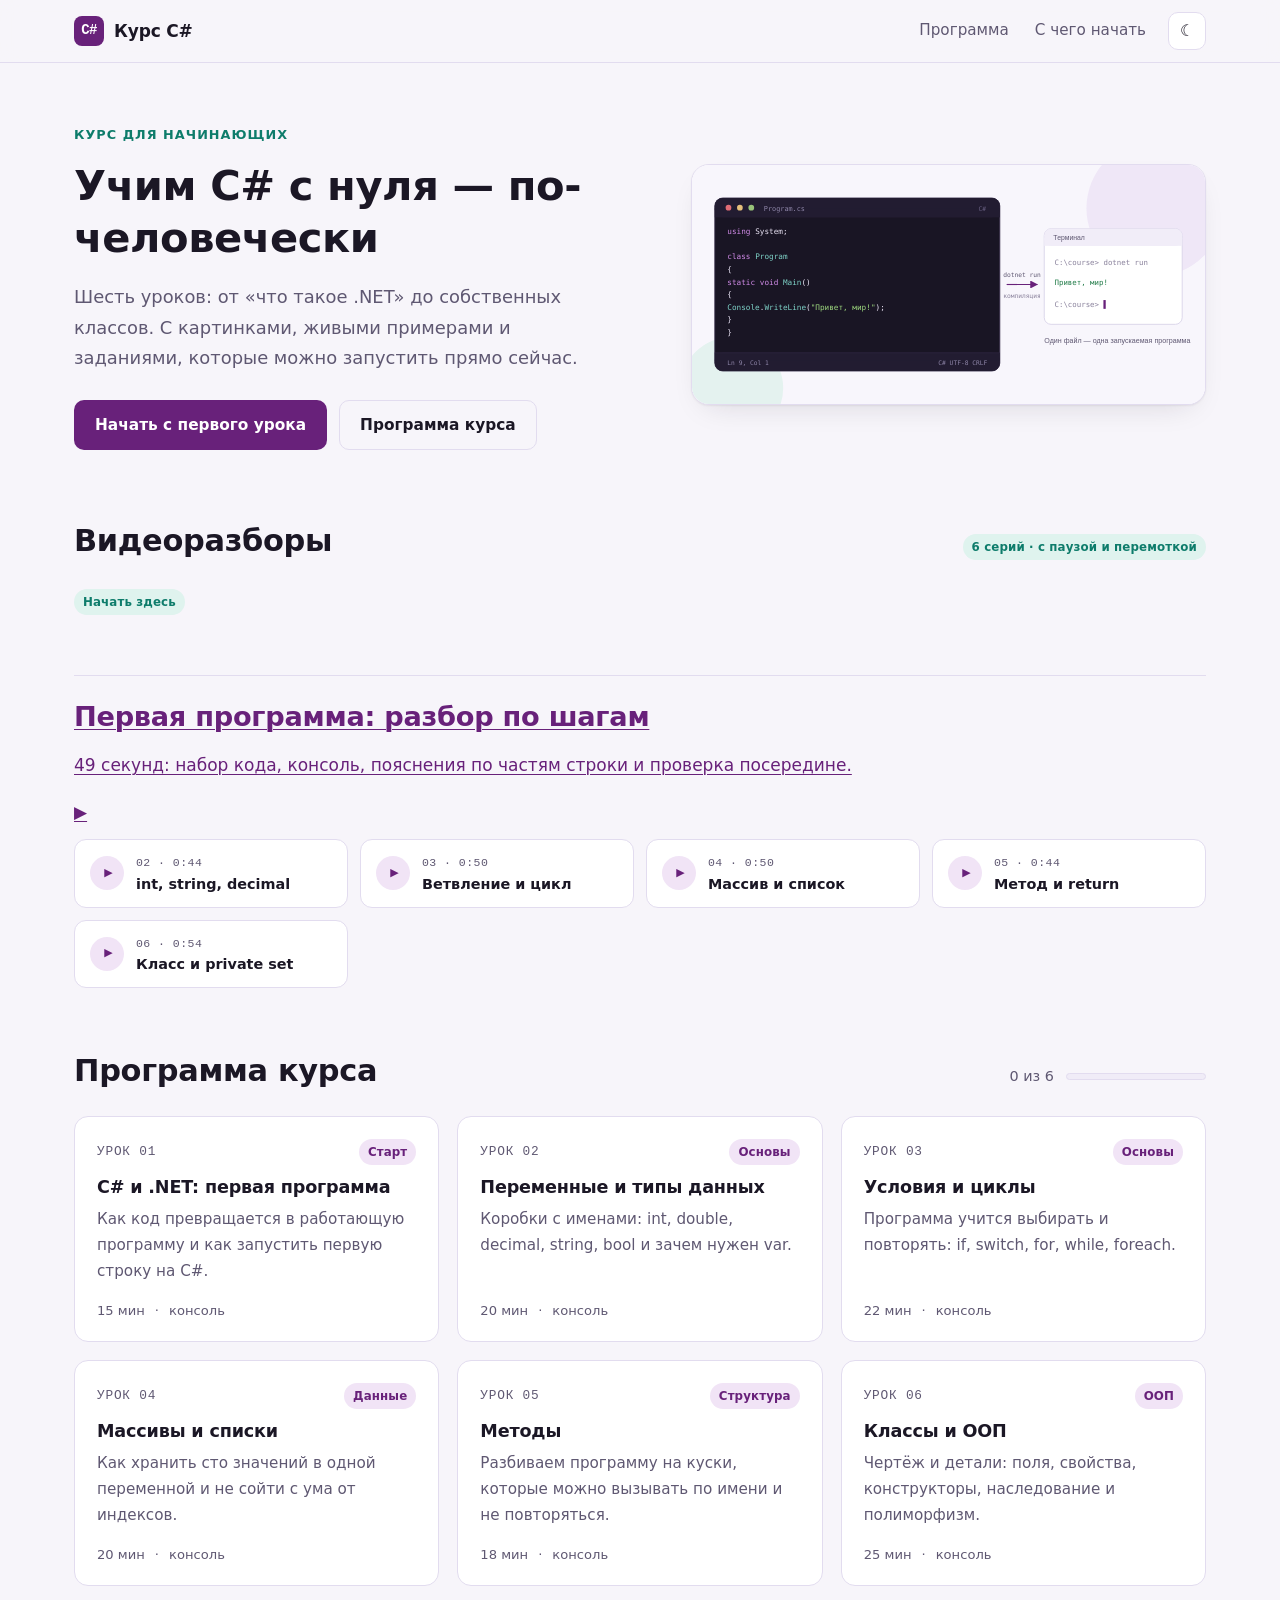
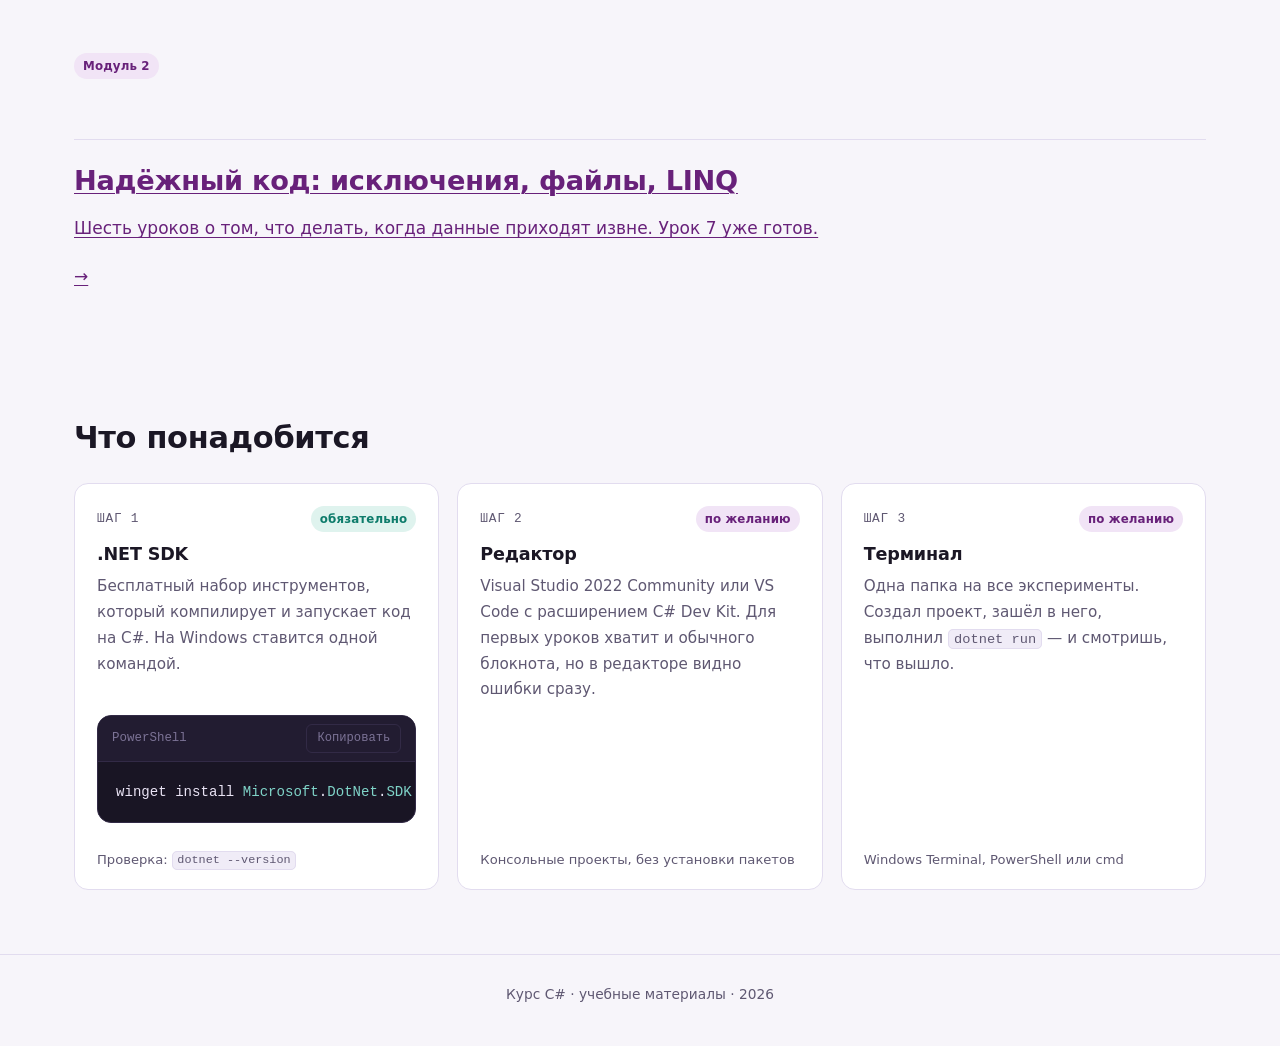
<file: index.html>
<!DOCTYPE html>
<html lang="ru" data-theme="light">
<head>
  <meta charset="utf-8">
  <meta name="viewport" content="width=device-width, initial-scale=1">
  <title>Курс C# с нуля — шесть уроков с примерами</title>
  <meta name="description" content="Курс по C# для начинающих: от первой программы до классов и наследования. Картинки, примеры кода, задания и мини-тесты.">
  <link rel="stylesheet" href="assets/css/style.css">
  <script>
    try {
      var t = localStorage.getItem("cs-course-theme");
      if (!t) t = window.matchMedia("(prefers-color-scheme: dark)").matches ? "dark" : "light";
      document.documentElement.setAttribute("data-theme", t);
    } catch (e) {}
  </script>
</head>
<body>

  <header class="topbar">
    <div class="topbar__inner">
      <a class="brand" href="index.html"><span class="brand__mark">C#</span> Курс C#</a>
      <span class="topbar__spacer"></span>
      <a class="topbar__link" href="#program">Программа</a>
      <a class="topbar__link" href="#start">С чего начать</a>
      <button class="icon-btn" type="button" data-theme-toggle aria-label="Переключить тему" title="Тема">☾</button>
    </div>
  </header>

  <section class="hero">
    <div>
      <span class="hero__eyebrow">Курс для начинающих</span>
      <h1>Учим C# с нуля — по-человечески</h1>
      <p class="hero__lead">Шесть уроков: от «что такое .NET» до собственных классов. С картинками, живыми примерами и заданиями, которые можно запустить прямо сейчас.</p>
      <div class="hero__actions">
        <a class="btn btn--primary" href="lesson-01.html">Начать с первого урока</a>
        <a class="btn btn--ghost" href="#program">Программа курса</a>
      </div>
    </div>
    <div class="hero__img">
      <img src="assets/img/hero.svg" alt="Окно редактора с кодом на C# и консоль, где после запуска выводится «Привет, мир!»" width="900" height="420">
    </div>
  </section>

  <section class="section" style="padding-bottom: 0;">
    <div class="section__head">
      <h2>Видеоразборы</h2>
      <span class="chip chip--accent">6 серий · с паузой и перемоткой</span>
    </div>

    <a class="video-promo" href="video-01.html">
      <div>
        <span class="chip chip--accent">Начать здесь</span>
        <h2>Первая программа: разбор по шагам</h2>
        <p>49 секунд: набор кода, консоль, пояснения по частям строки и проверка посередине.</p>
      </div>
      <span class="video-promo__play" aria-hidden="true">▶</span>
    </a>

    <div class="video-grid">
      <a class="vcard" href="video-02.html">
        <span class="vcard__play" aria-hidden="true">▶</span>
        <span class="vcard__text"><span class="vcard__num">02 · 0:44</span><span class="vcard__title">int, string, decimal</span></span>
      </a>
      <a class="vcard" href="video-03.html">
        <span class="vcard__play" aria-hidden="true">▶</span>
        <span class="vcard__text"><span class="vcard__num">03 · 0:50</span><span class="vcard__title">Ветвление и цикл</span></span>
      </a>
      <a class="vcard" href="video-04.html">
        <span class="vcard__play" aria-hidden="true">▶</span>
        <span class="vcard__text"><span class="vcard__num">04 · 0:50</span><span class="vcard__title">Массив и список</span></span>
      </a>
      <a class="vcard" href="video-05.html">
        <span class="vcard__play" aria-hidden="true">▶</span>
        <span class="vcard__text"><span class="vcard__num">05 · 0:44</span><span class="vcard__title">Метод и return</span></span>
      </a>
      <a class="vcard" href="video-06.html">
        <span class="vcard__play" aria-hidden="true">▶</span>
        <span class="vcard__text"><span class="vcard__num">06 · 0:54</span><span class="vcard__title">Класс и private set</span></span>
      </a>
    </div>
  </section>

  <section class="section" id="program">
    <div class="section__head">
      <h2>Программа курса</h2>
      <div class="progress-box">
        <span id="progress-text">0 из 6</span>
        <div class="progress-track"><div class="progress-fill" id="progress-fill"></div></div>
      </div>
    </div>
    <div class="cards" id="cards"></div>
  </section>

  <section class="section" style="padding-top: 0;">
    <a class="video-promo" href="module-02.html">
      <div>
        <span class="chip">Модуль 2</span>
        <h2>Надёжный код: исключения, файлы, LINQ</h2>
        <p>Шесть уроков о том, что делать, когда данные приходят извне. Урок 7 уже готов.</p>
      </div>
      <span class="video-promo__play" aria-hidden="true">→</span>
    </a>
  </section>

  <section class="section" id="start">
    <div class="section__head">
      <h2>Что понадобится</h2>
    </div>
    <div class="cards">
      <div class="card" style="cursor: default;">
        <div class="card__top"><span class="card__num">ШАГ 1</span><span class="chip chip--accent">обязательно</span></div>
        <h3>.NET SDK</h3>
        <p>Бесплатный набор инструментов, который компилирует и запускает код на C#. На Windows ставится одной командой.</p>
        <div class="code">
          <div class="code__bar"><span>PowerShell</span><button class="code__copy" type="button" data-copy>Копировать</button></div>
          <pre><code class="lang-cs">winget install Microsoft.DotNet.SDK.8</code></pre>
        </div>
        <div class="card__meta"><span>Проверка: <code>dotnet --version</code></span></div>
      </div>

      <div class="card" style="cursor: default;">
        <div class="card__top"><span class="card__num">ШАГ 2</span><span class="chip">по желанию</span></div>
        <h3>Редактор</h3>
        <p>Visual Studio 2022 Community или VS Code с расширением C# Dev Kit. Для первых уроков хватит и обычного блокнота, но в редакторе видно ошибки сразу.</p>
        <div class="card__meta"><span>Консольные проекты, без установки пакетов</span></div>
      </div>

      <div class="card" style="cursor: default;">
        <div class="card__top"><span class="card__num">ШАГ 3</span><span class="chip">по желанию</span></div>
        <h3>Терминал</h3>
        <p>Одна папка на все эксперименты. Создал проект, зашёл в него, выполнил <code>dotnet run</code> — и смотришь, что вышло.</p>
        <div class="card__meta"><span>Windows Terminal, PowerShell или cmd</span></div>
      </div>
    </div>
  </section>

  <footer class="footer">
    Курс C# · учебные материалы · 2026
  </footer>

  <script src="assets/js/app.js"></script>
</body>
</html>
</file>
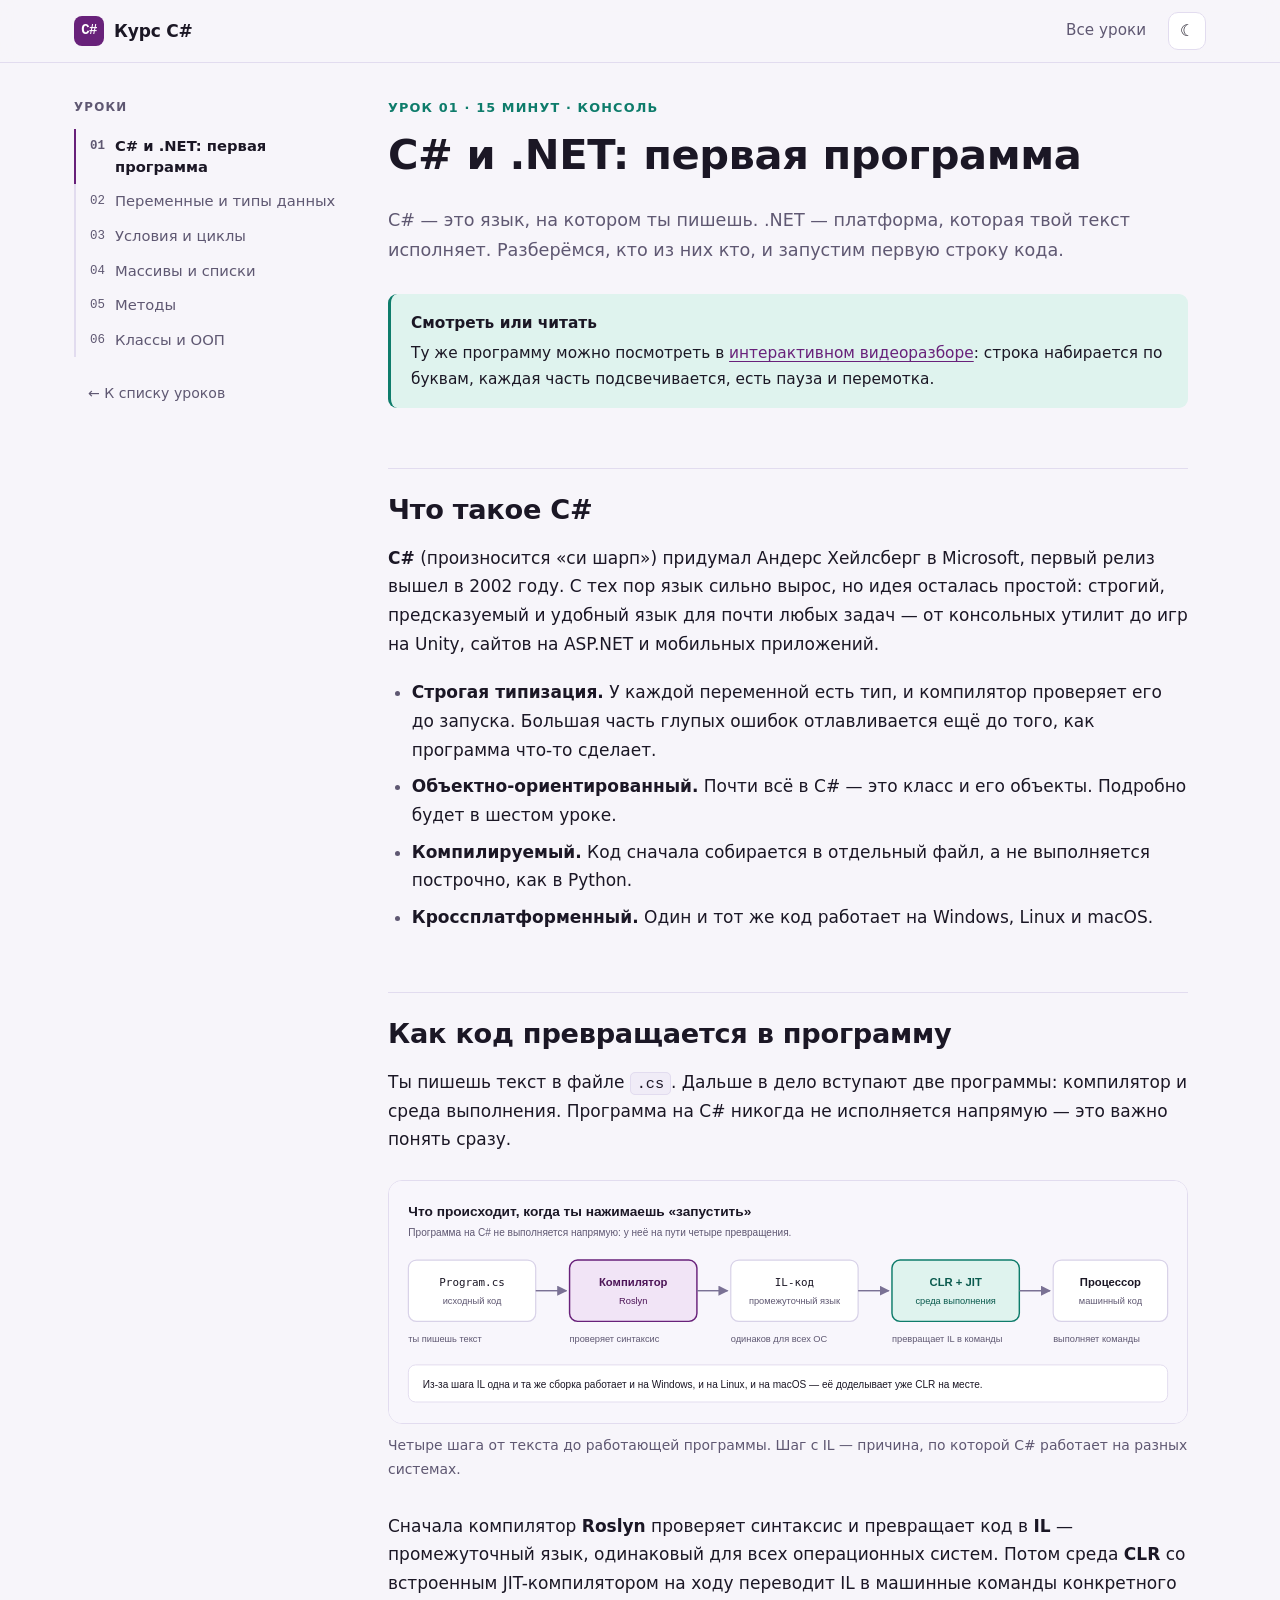
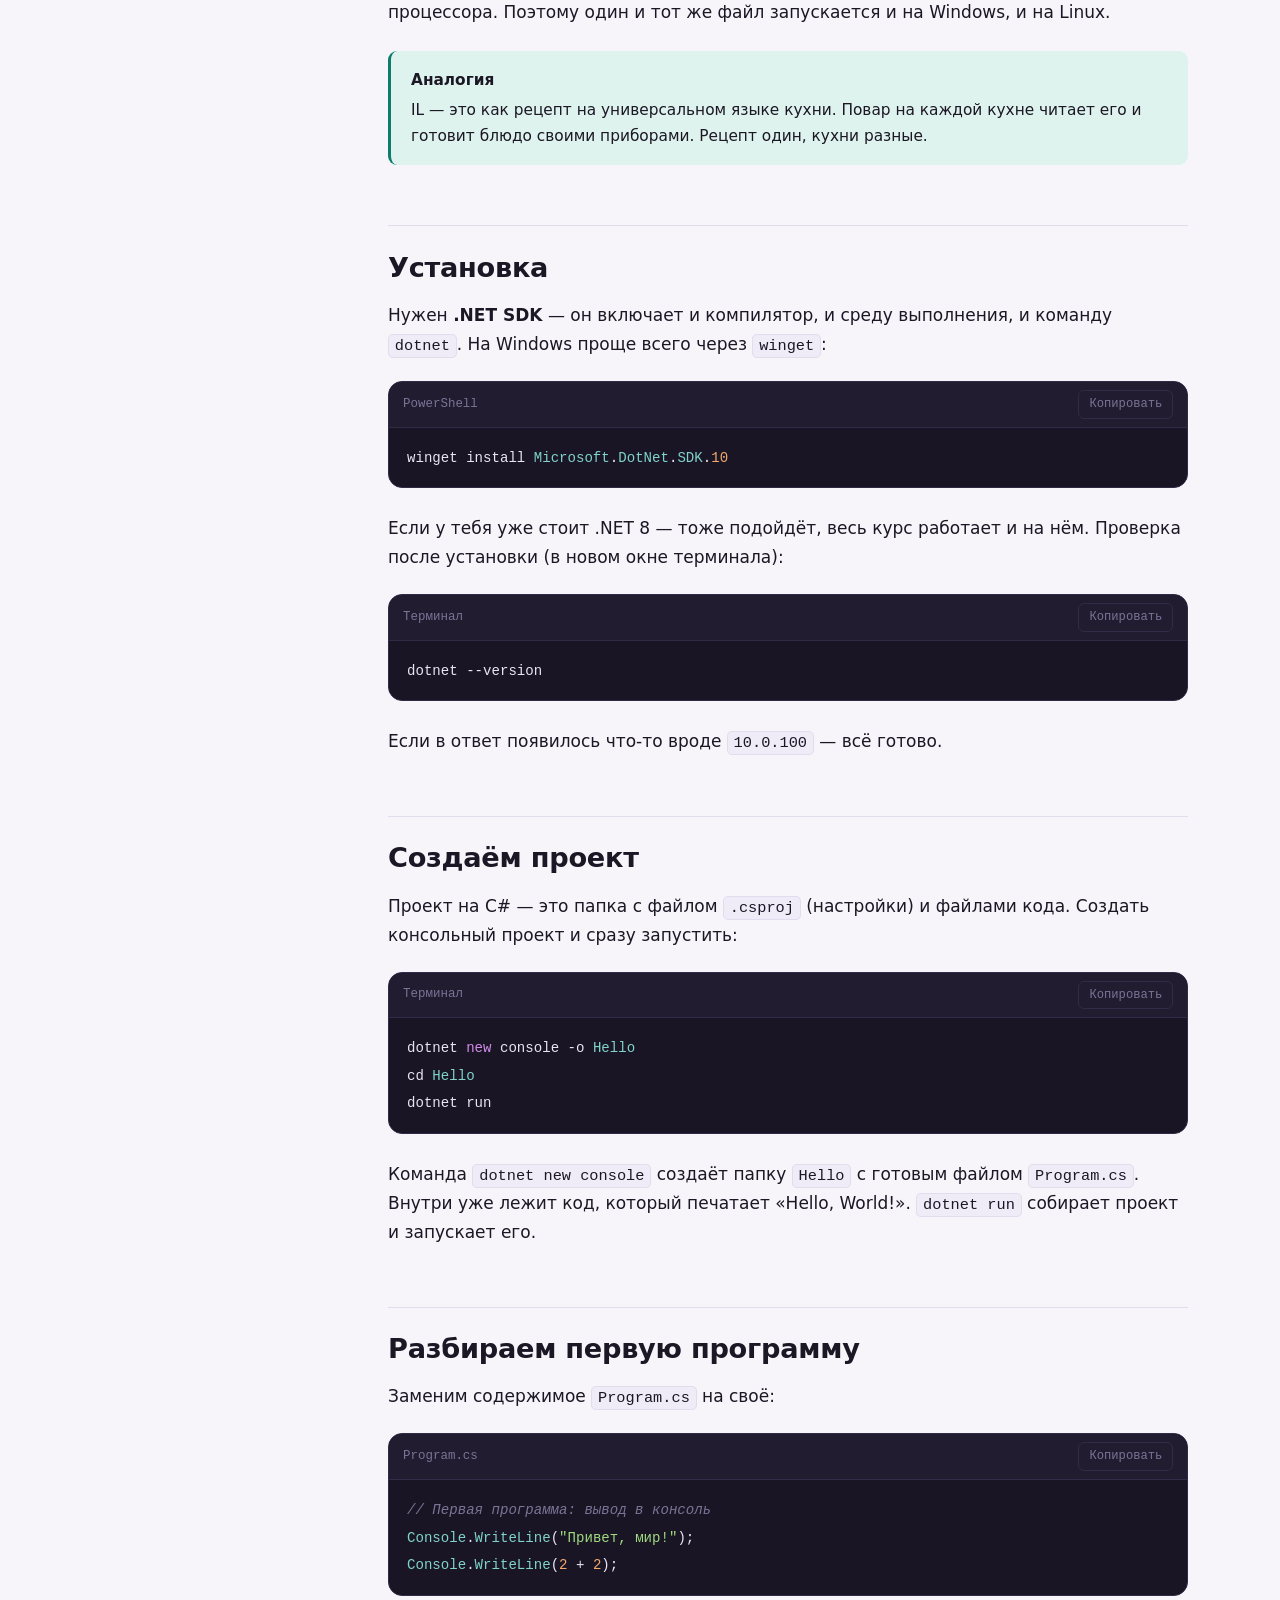
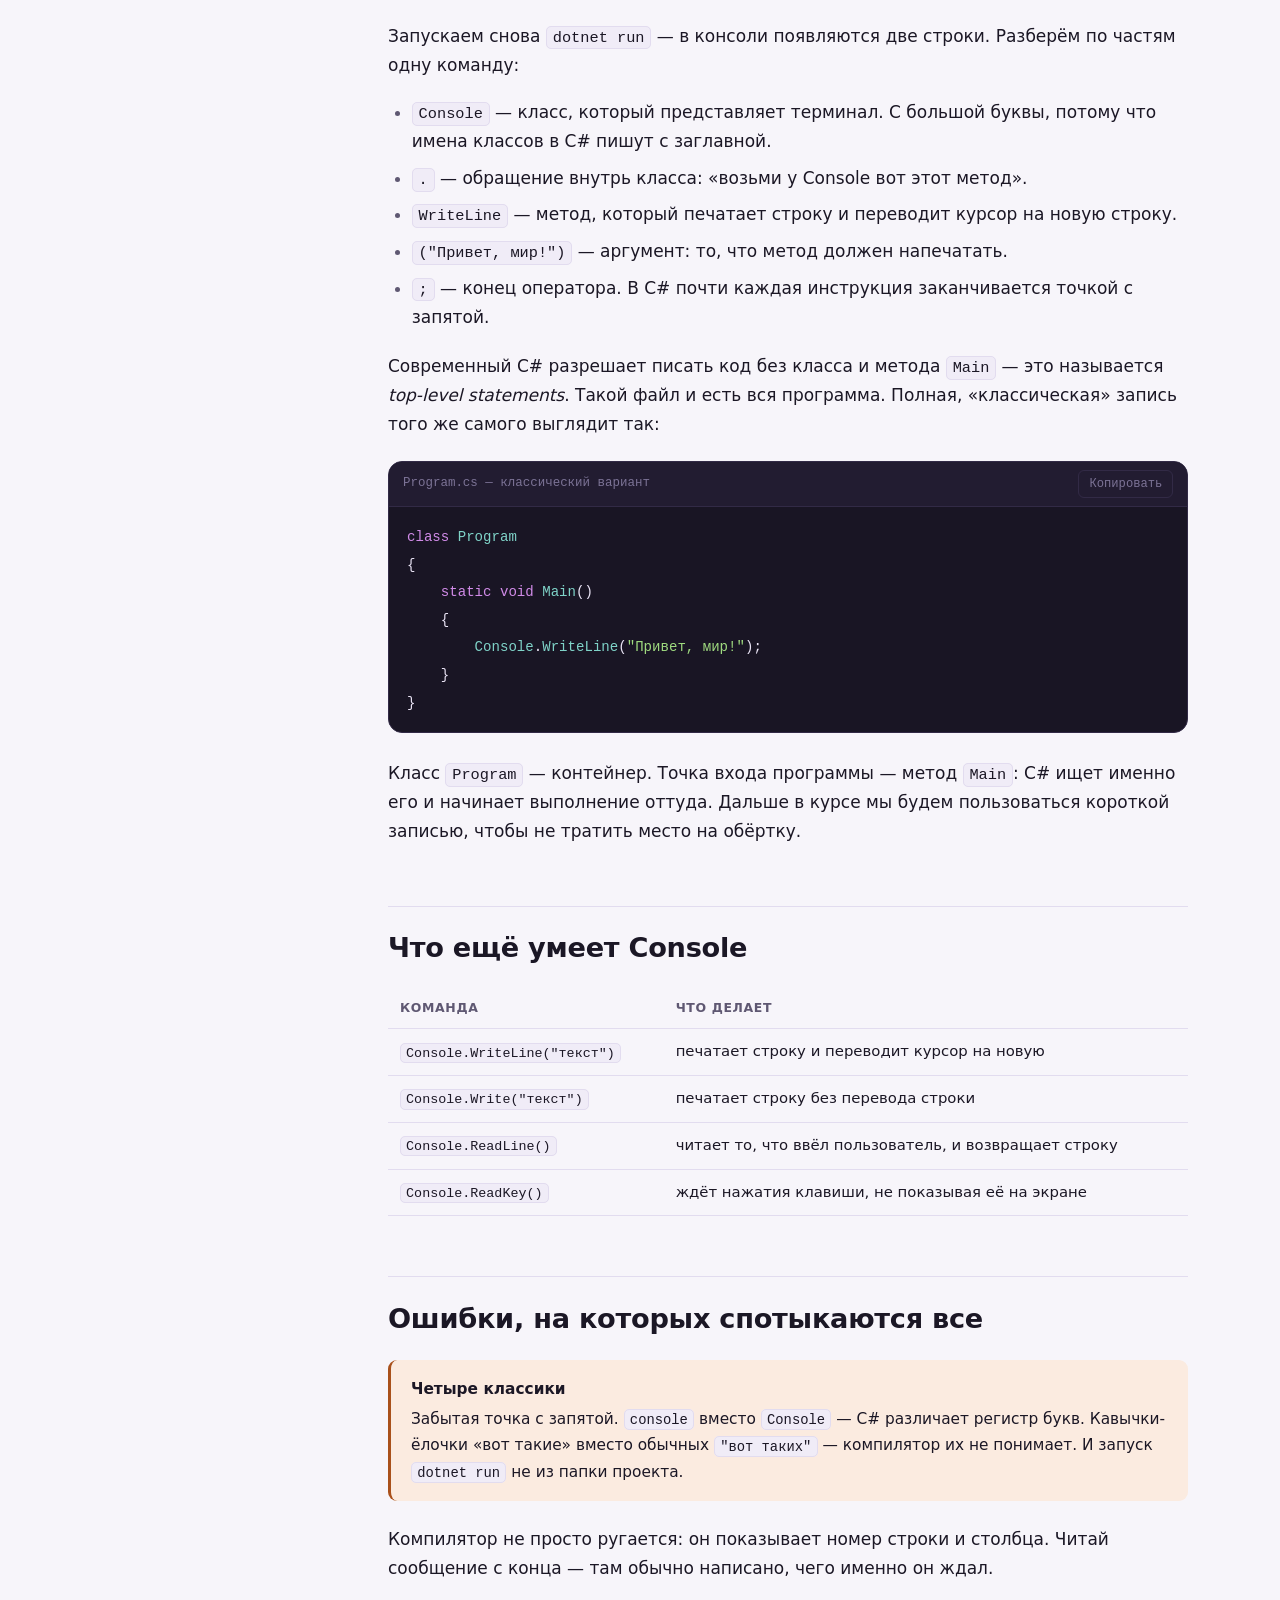
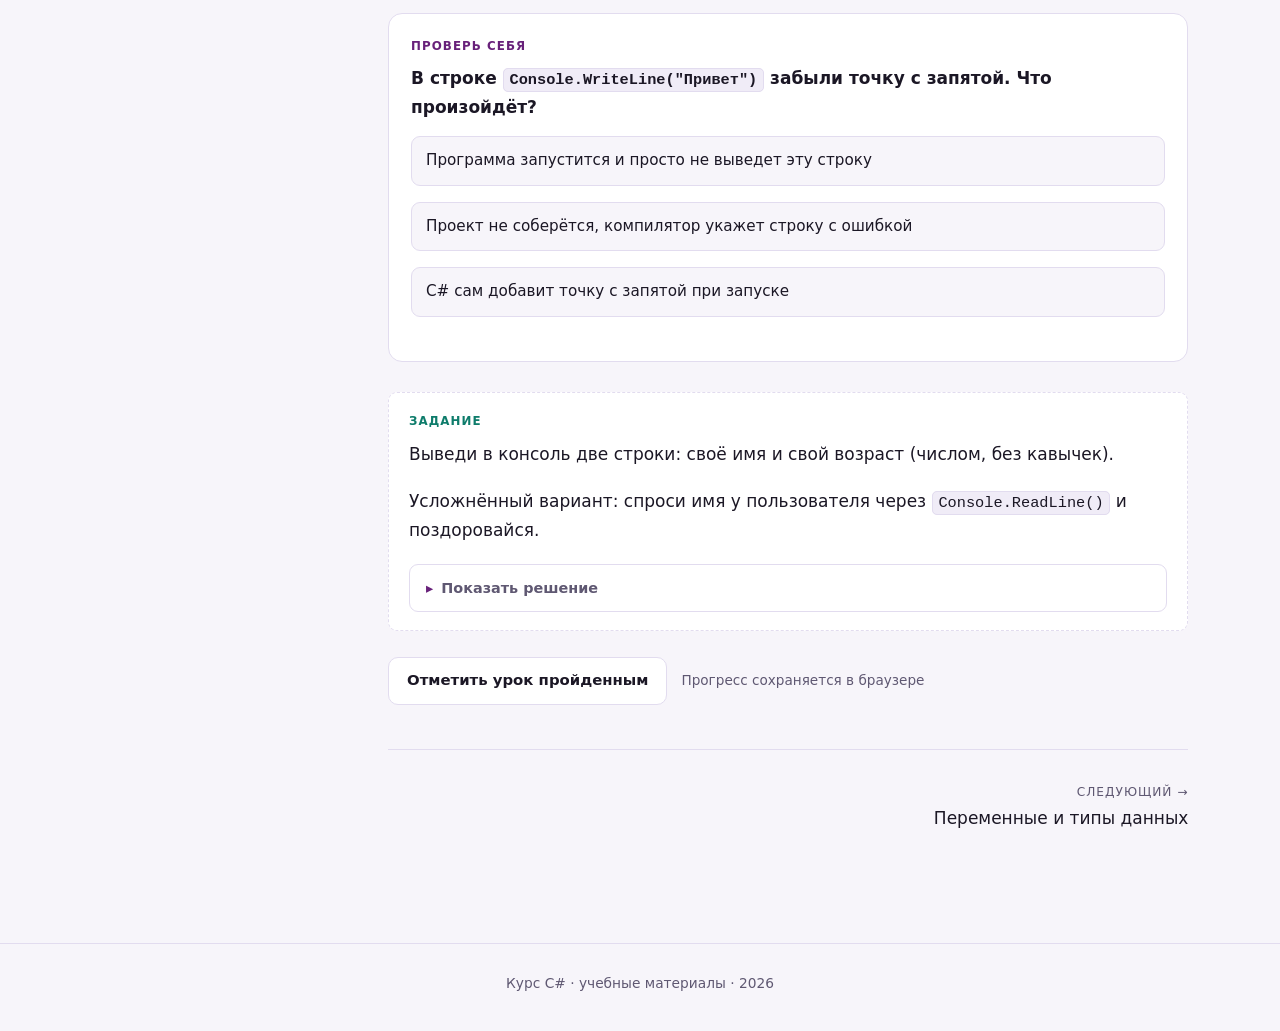
<file: lesson-01.html>
<!DOCTYPE html>
<html lang="ru" data-theme="light">
<head>
  <meta charset="utf-8">
  <meta name="viewport" content="width=device-width, initial-scale=1">
  <title>Урок 1. C# и .NET: первая программа — Курс C#</title>
  <meta name="description" content="Что такое C# и .NET, как код превращается в программу, установка SDK и первая консольная программа.">
  <link rel="stylesheet" href="assets/css/style.css">
  <script>
    try {
      var t = localStorage.getItem("cs-course-theme");
      if (!t) t = window.matchMedia("(prefers-color-scheme: dark)").matches ? "dark" : "light";
      document.documentElement.setAttribute("data-theme", t);
    } catch (e) {}
  </script>
</head>
<body>

  <div class="readbar" id="readbar"></div>

  <header class="topbar">
    <div class="topbar__inner">
      <a class="brand" href="index.html"><span class="brand__mark">C#</span> Курс C#</a>
      <span class="topbar__spacer"></span>
      <a class="topbar__link" href="index.html">Все уроки</a>
      <button class="icon-btn" type="button" data-theme-toggle aria-label="Переключить тему" title="Тема">☾</button>
    </div>
  </header>

  <main class="lesson-layout">
    <aside class="sidebar">
      <p class="sidebar__title">Уроки</p>
      <ol id="sidebar-list"></ol>
      <a class="sidebar__back" href="index.html">← К списку уроков</a>
    </aside>

    <article class="lesson">
      <p class="eyebrow">Урок 01 · 15 минут · консоль</p>
      <h1>C# и .NET: первая программа</h1>
      <p class="lead">C# — это язык, на котором ты пишешь. .NET — платформа, которая твой текст исполняет. Разберёмся, кто из них кто, и запустим первую строку кода.</p>

      <div class="callout callout--tip">
        <strong>Смотреть или читать</strong>
        Ту же программу можно посмотреть в <a href="video-01.html">интерактивном видеоразборе</a>: строка набирается по буквам, каждая часть подсвечивается, есть пауза и перемотка.
      </div>

      <h2>Что такое C#</h2>
      <p><strong>C#</strong> (произносится «си шарп») придумал Андерс Хейлсберг в Microsoft, первый релиз вышел в 2002 году. С тех пор язык сильно вырос, но идея осталась простой: строгий, предсказуемый и удобный язык для почти любых задач — от консольных утилит до игр на Unity, сайтов на ASP.NET и мобильных приложений.</p>
      <ul>
        <li><strong>Строгая типизация.</strong> У каждой переменной есть тип, и компилятор проверяет его до запуска. Большая часть глупых ошибок отлавливается ещё до того, как программа что-то сделает.</li>
        <li><strong>Объектно-ориентированный.</strong> Почти всё в C# — это класс и его объекты. Подробно будет в шестом уроке.</li>
        <li><strong>Компилируемый.</strong> Код сначала собирается в отдельный файл, а не выполняется построчно, как в Python.</li>
        <li><strong>Кроссплатформенный.</strong> Один и тот же код работает на Windows, Linux и macOS.</li>
      </ul>

      <h2>Как код превращается в программу</h2>
      <p>Ты пишешь текст в файле <code>.cs</code>. Дальше в дело вступают две программы: компилятор и среда выполнения. Программа на C# никогда не исполняется напрямую — это важно понять сразу.</p>

      <figure class="figure">
        <img src="assets/img/compile.svg" alt="Схема: файл Program.cs, компилятор Roslyn, IL-код, среда CLR с JIT и процессор" width="990" height="300">
        <figcaption>Четыре шага от текста до работающей программы. Шаг с IL — причина, по которой C# работает на разных системах.</figcaption>
      </figure>

      <p>Сначала компилятор <strong>Roslyn</strong> проверяет синтаксис и превращает код в <strong>IL</strong> — промежуточный язык, одинаковый для всех операционных систем. Потом среда <strong>CLR</strong> со встроенным JIT-компилятором на ходу переводит IL в машинные команды конкретного процессора. Поэтому один и тот же файл запускается и на Windows, и на Linux.</p>

      <div class="callout callout--tip">
        <strong>Аналогия</strong>
        IL — это как рецепт на универсальном языке кухни. Повар на каждой кухне читает его и готовит блюдо своими приборами. Рецепт один, кухни разные.
      </div>

      <h2>Установка</h2>
      <p>Нужен <strong>.NET SDK</strong> — он включает и компилятор, и среду выполнения, и команду <code>dotnet</code>. На Windows проще всего через <code>winget</code>:</p>

      <div class="code">
        <div class="code__bar"><span>PowerShell</span><button class="code__copy" type="button" data-copy>Копировать</button></div>
        <pre><code class="lang-cs">winget install Microsoft.DotNet.SDK.10</code></pre>
      </div>

      <p>Если у тебя уже стоит .NET 8 — тоже подойдёт, весь курс работает и на нём. Проверка после установки (в новом окне терминала):</p>

      <div class="code">
        <div class="code__bar"><span>Терминал</span><button class="code__copy" type="button" data-copy>Копировать</button></div>
        <pre><code class="lang-cs">dotnet --version</code></pre>
      </div>

      <p>Если в ответ появилось что-то вроде <code>10.0.100</code> — всё готово.</p>

      <h2>Создаём проект</h2>
      <p>Проект на C# — это папка с файлом <code>.csproj</code> (настройки) и файлами кода. Создать консольный проект и сразу запустить:</p>

      <div class="code">
        <div class="code__bar"><span>Терминал</span><button class="code__copy" type="button" data-copy>Копировать</button></div>
        <pre><code class="lang-cs">dotnet new console -o Hello
cd Hello
dotnet run</code></pre>
      </div>

      <p>Команда <code>dotnet new console</code> создаёт папку <code>Hello</code> с готовым файлом <code>Program.cs</code>. Внутри уже лежит код, который печатает «Hello, World!». <code>dotnet run</code> собирает проект и запускает его.</p>

      <h2>Разбираем первую программу</h2>
      <p>Заменим содержимое <code>Program.cs</code> на своё:</p>

      <div class="code">
        <div class="code__bar"><span>Program.cs</span><button class="code__copy" type="button" data-copy>Копировать</button></div>
        <pre><code class="lang-cs">// Первая программа: вывод в консоль
Console.WriteLine("Привет, мир!");
Console.WriteLine(2 + 2);</code></pre>
      </div>

      <p>Запускаем снова <code>dotnet run</code> — в консоли появляются две строки. Разберём по частям одну команду:</p>

      <ul>
        <li><code>Console</code> — класс, который представляет терминал. С большой буквы, потому что имена классов в C# пишут с заглавной.</li>
        <li><code>.</code> — обращение внутрь класса: «возьми у Console вот этот метод».</li>
        <li><code>WriteLine</code> — метод, который печатает строку и переводит курсор на новую строку.</li>
        <li><code>("Привет, мир!")</code> — аргумент: то, что метод должен напечатать.</li>
        <li><code>;</code> — конец оператора. В C# почти каждая инструкция заканчивается точкой с запятой.</li>
      </ul>

      <p>Современный C# разрешает писать код без класса и метода <code>Main</code> — это называется <em>top-level statements</em>. Такой файл и есть вся программа. Полная, «классическая» запись того же самого выглядит так:</p>

      <div class="code">
        <div class="code__bar"><span>Program.cs — классический вариант</span><button class="code__copy" type="button" data-copy>Копировать</button></div>
        <pre><code class="lang-cs">class Program
{
    static void Main()
    {
        Console.WriteLine("Привет, мир!");
    }
}</code></pre>
      </div>

      <p>Класс <code>Program</code> — контейнер. Точка входа программы — метод <code>Main</code>: C# ищет именно его и начинает выполнение оттуда. Дальше в курсе мы будем пользоваться короткой записью, чтобы не тратить место на обёртку.</p>

      <h2>Что ещё умеет Console</h2>

      <table>
        <thead>
          <tr><th>Команда</th><th>Что делает</th></tr>
        </thead>
        <tbody>
          <tr><td><code>Console.WriteLine("текст")</code></td><td>печатает строку и переводит курсор на новую</td></tr>
          <tr><td><code>Console.Write("текст")</code></td><td>печатает строку без перевода строки</td></tr>
          <tr><td><code>Console.ReadLine()</code></td><td>читает то, что ввёл пользователь, и возвращает строку</td></tr>
          <tr><td><code>Console.ReadKey()</code></td><td>ждёт нажатия клавиши, не показывая её на экране</td></tr>
        </tbody>
      </table>

      <h2>Ошибки, на которых спотыкаются все</h2>
      <div class="callout callout--warn">
        <strong>Четыре классики</strong>
        Забытая точка с запятой. <code>console</code> вместо <code>Console</code> — C# различает регистр букв. Кавычки-ёлочки «вот такие» вместо обычных <code>"вот таких"</code> — компилятор их не понимает. И запуск <code>dotnet run</code> не из папки проекта.
      </div>

      <p>Компилятор не просто ругается: он показывает номер строки и столбца. Читай сообщение с конца — там обычно написано, чего именно он ждал.</p>

      <div class="quiz" data-correct="1">
        <div class="quiz__label">Проверь себя</div>
        <div class="quiz__q">В строке <code>Console.WriteLine("Привет")</code> забыли точку с запятой. Что произойдёт?</div>
        <ul class="quiz__opts">
          <li><button class="quiz__opt" type="button">Программа запустится и просто не выведет эту строку</button></li>
          <li><button class="quiz__opt" type="button">Проект не соберётся, компилятор укажет строку с ошибкой</button></li>
          <li><button class="quiz__opt" type="button">C# сам добавит точку с запятой при запуске</button></li>
        </ul>
        <div class="quiz__result" data-explain="Синтаксис проверяется до запуска: без точки с запятой оператор считается незаконченным, поэтому сборка падает с ошибкой CS1002."></div>
      </div>

      <div class="task">
        <div class="task__label">Задание</div>
        <p>Выведи в консоль две строки: своё имя и свой возраст (числом, без кавычек).</p>
        <p>Усложнённый вариант: спроси имя у пользователя через <code>Console.ReadLine()</code> и поздоровайся.</p>

        <details class="solution">
          <summary>Показать решение</summary>
          <div class="solution__body">
            <div class="code">
              <div class="code__bar"><span>Program.cs</span><button class="code__copy" type="button" data-copy>Копировать</button></div>
              <pre><code class="lang-cs">// простое задание
Console.WriteLine("sneg");
Console.WriteLine(17);

// усложнённое: имя вводит пользователь
Console.Write("Как тебя зовут? ");
string name = Console.ReadLine();
Console.WriteLine($"Привет, {name}!");</code></pre>
            </div>
            <p>Символ <code>$</code> перед строкой включает подстановку значений в фигурных скобках — подробно разберём в следующем уроке.</p>
          </div>
        </details>
      </div>

      <div class="done-row">
        <button class="btn-done" type="button" data-done="1">Отметить урок пройденным</button>
        <span class="done-hint">Прогресс сохраняется в браузере</span>
      </div>

      <nav class="lesson-nav" id="lesson-nav"></nav>
    </article>
  </main>

  <footer class="footer">Курс C# · учебные материалы · 2026</footer>

  <script src="assets/js/app.js"></script>
</body>
</html>
</file>
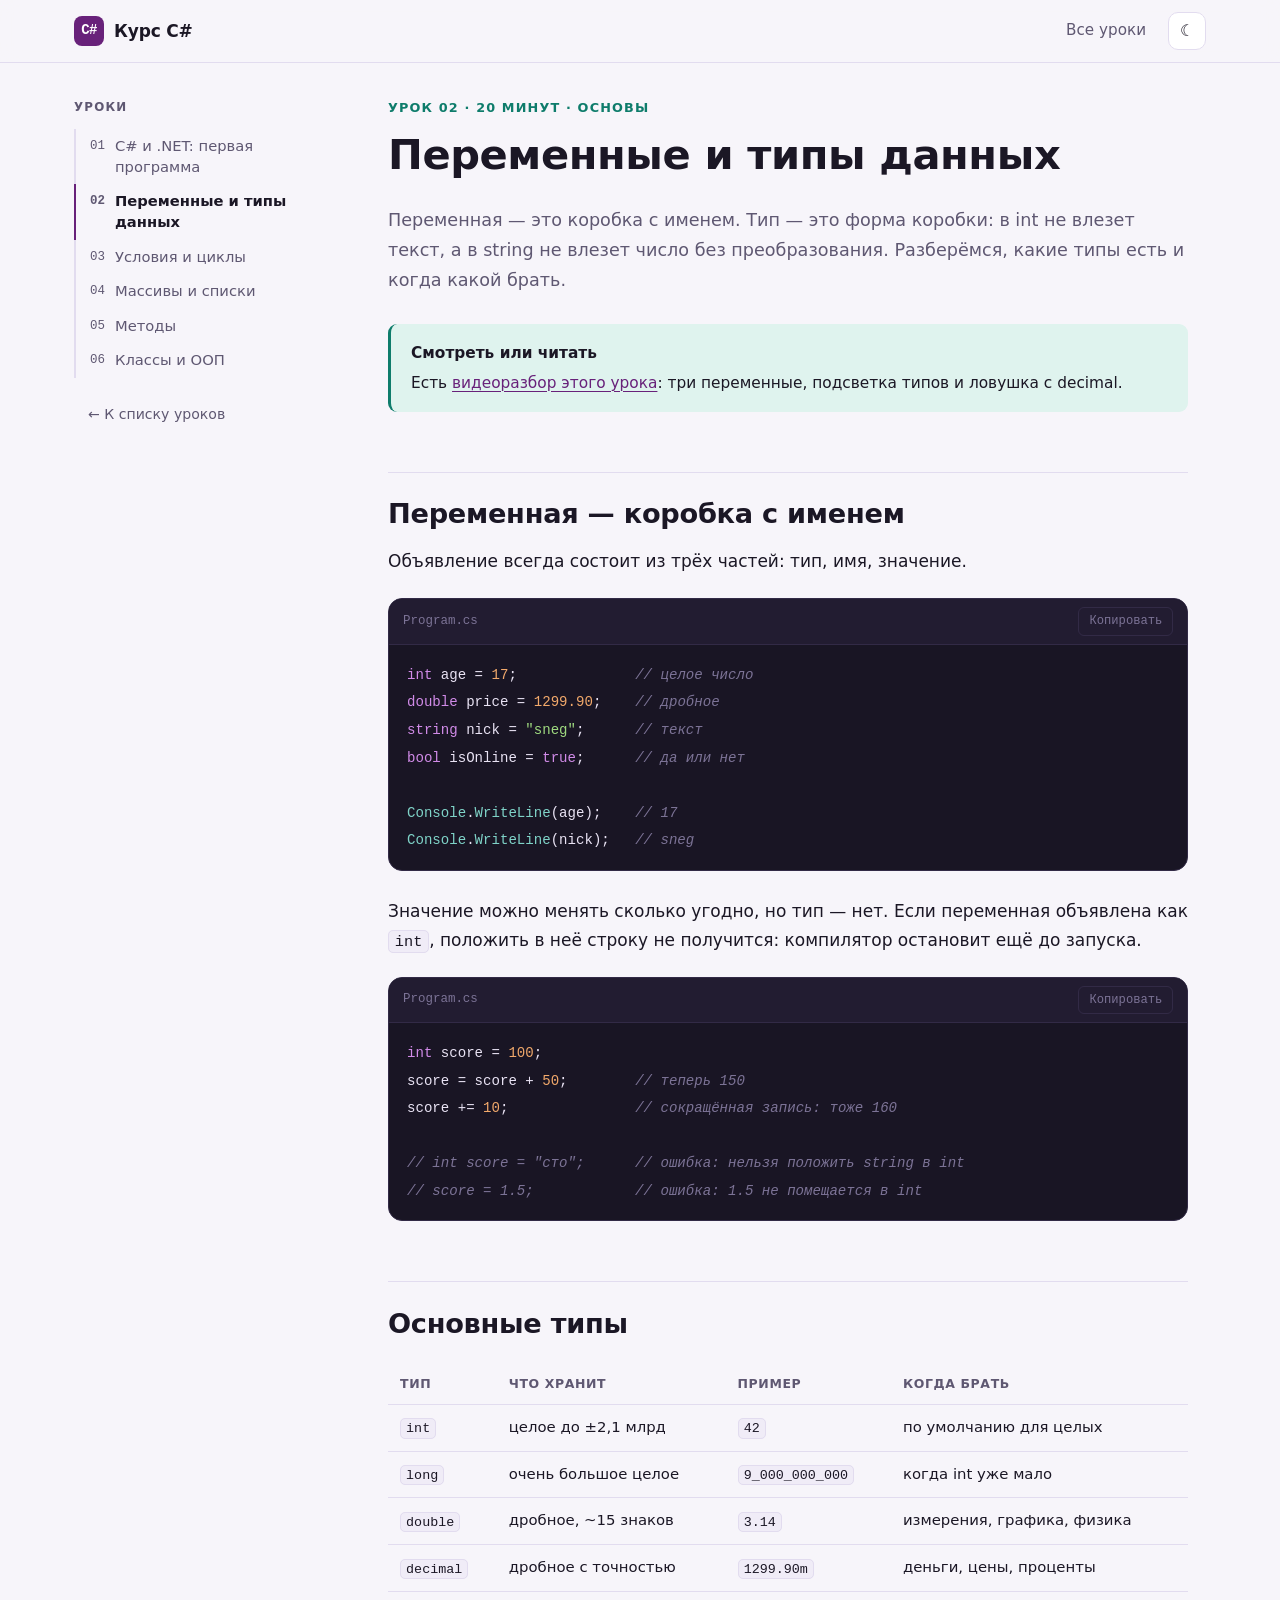
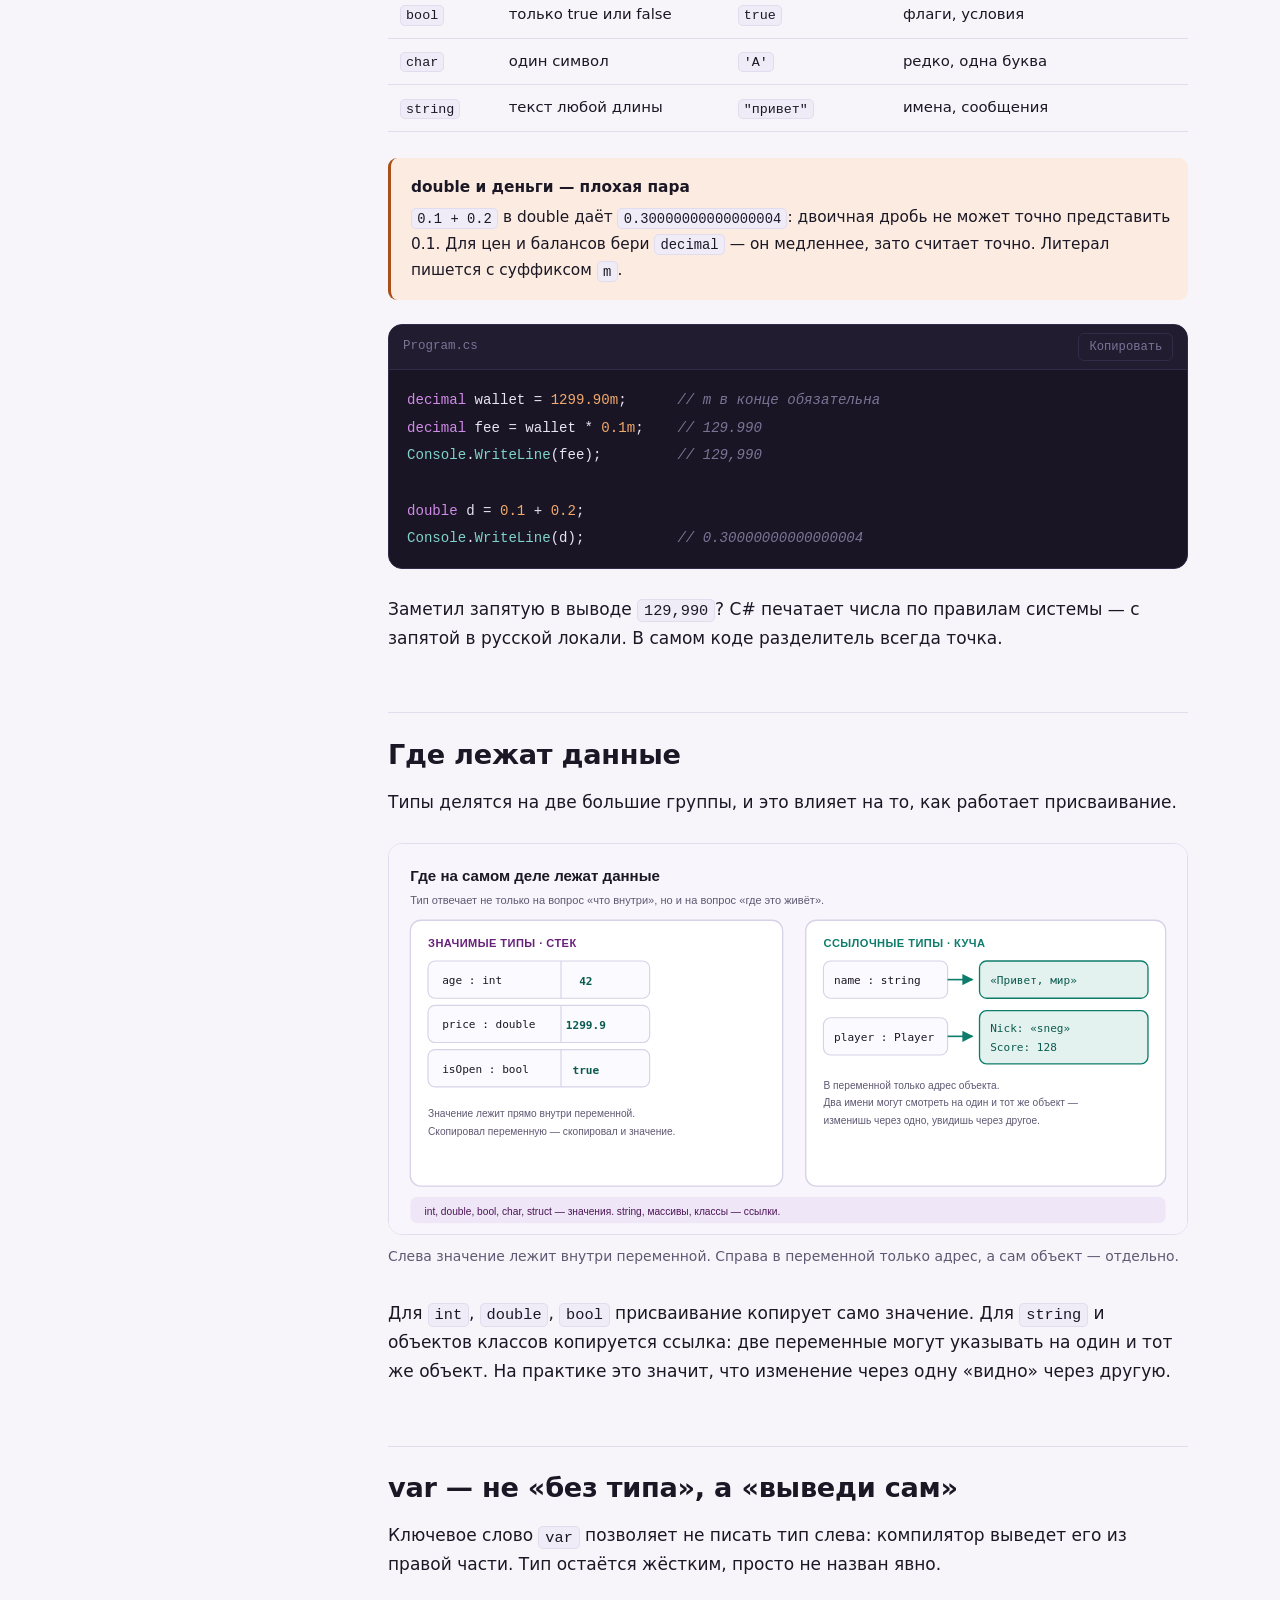
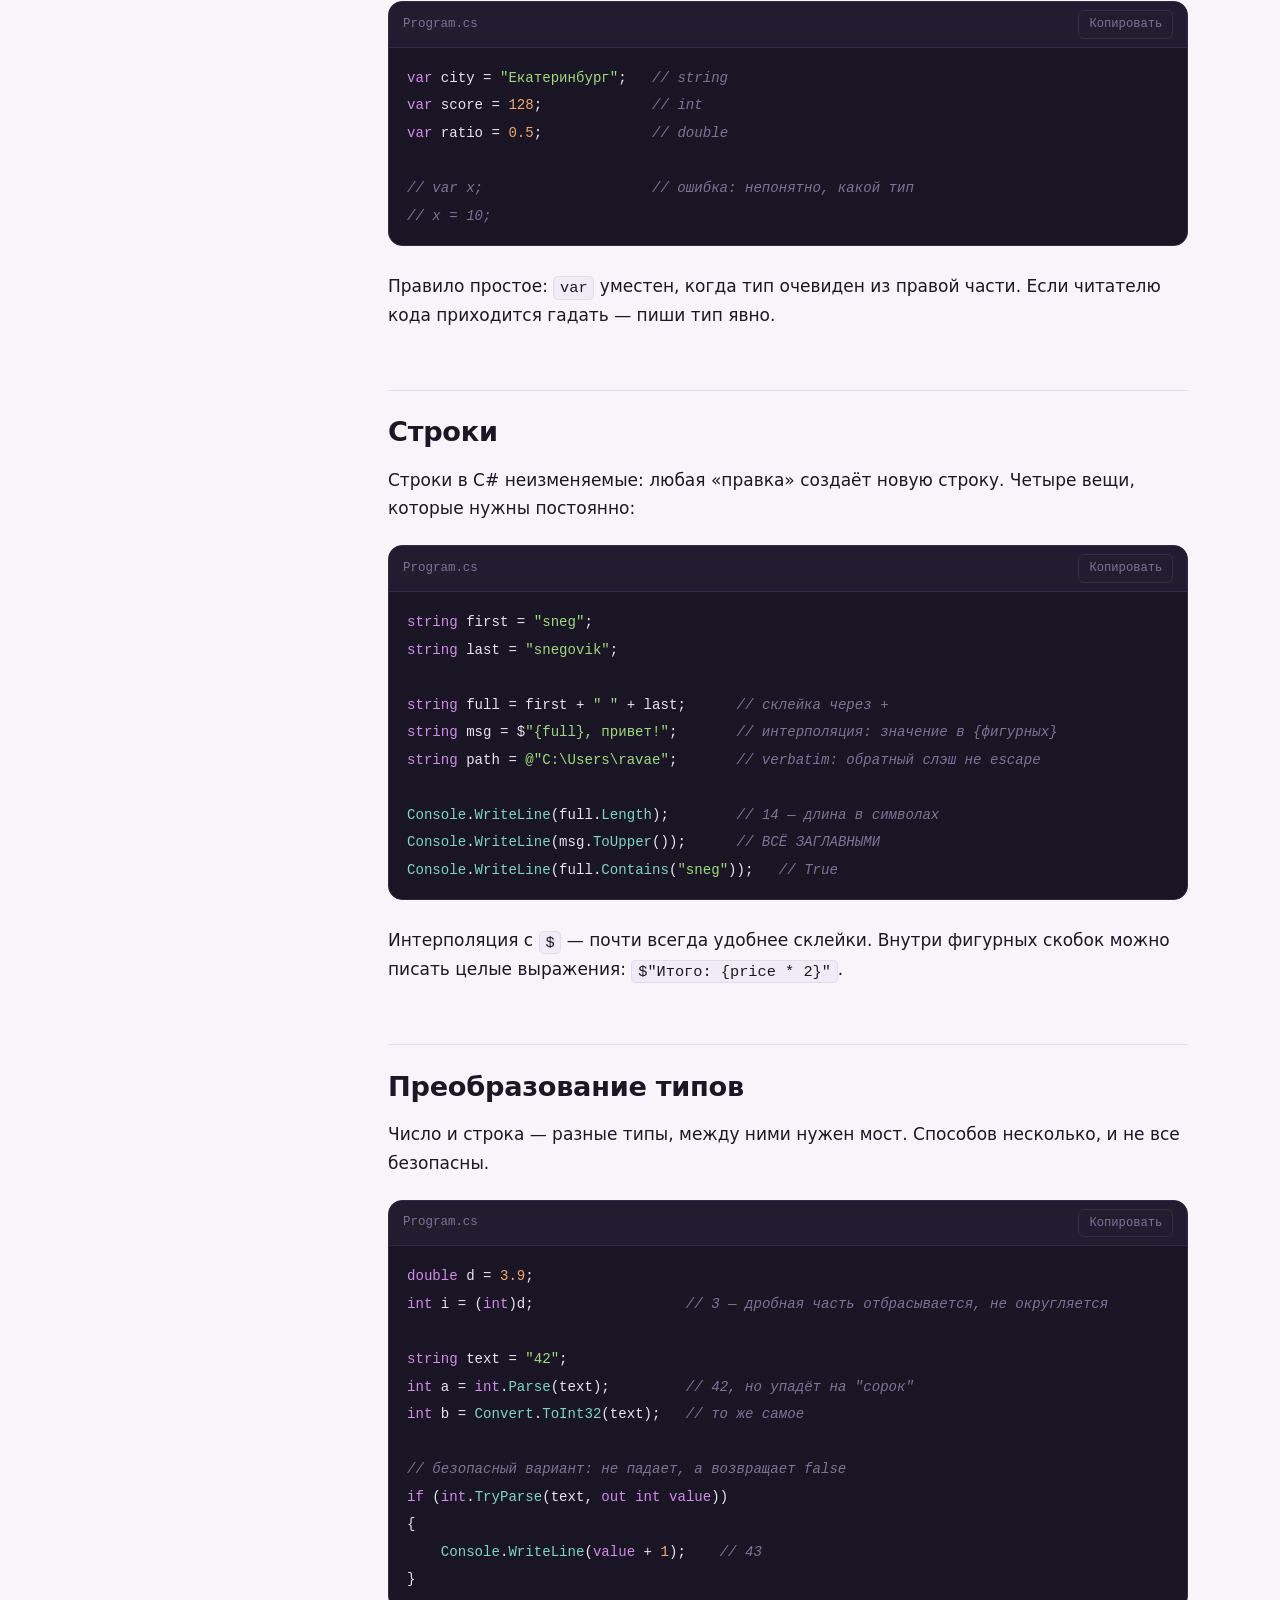
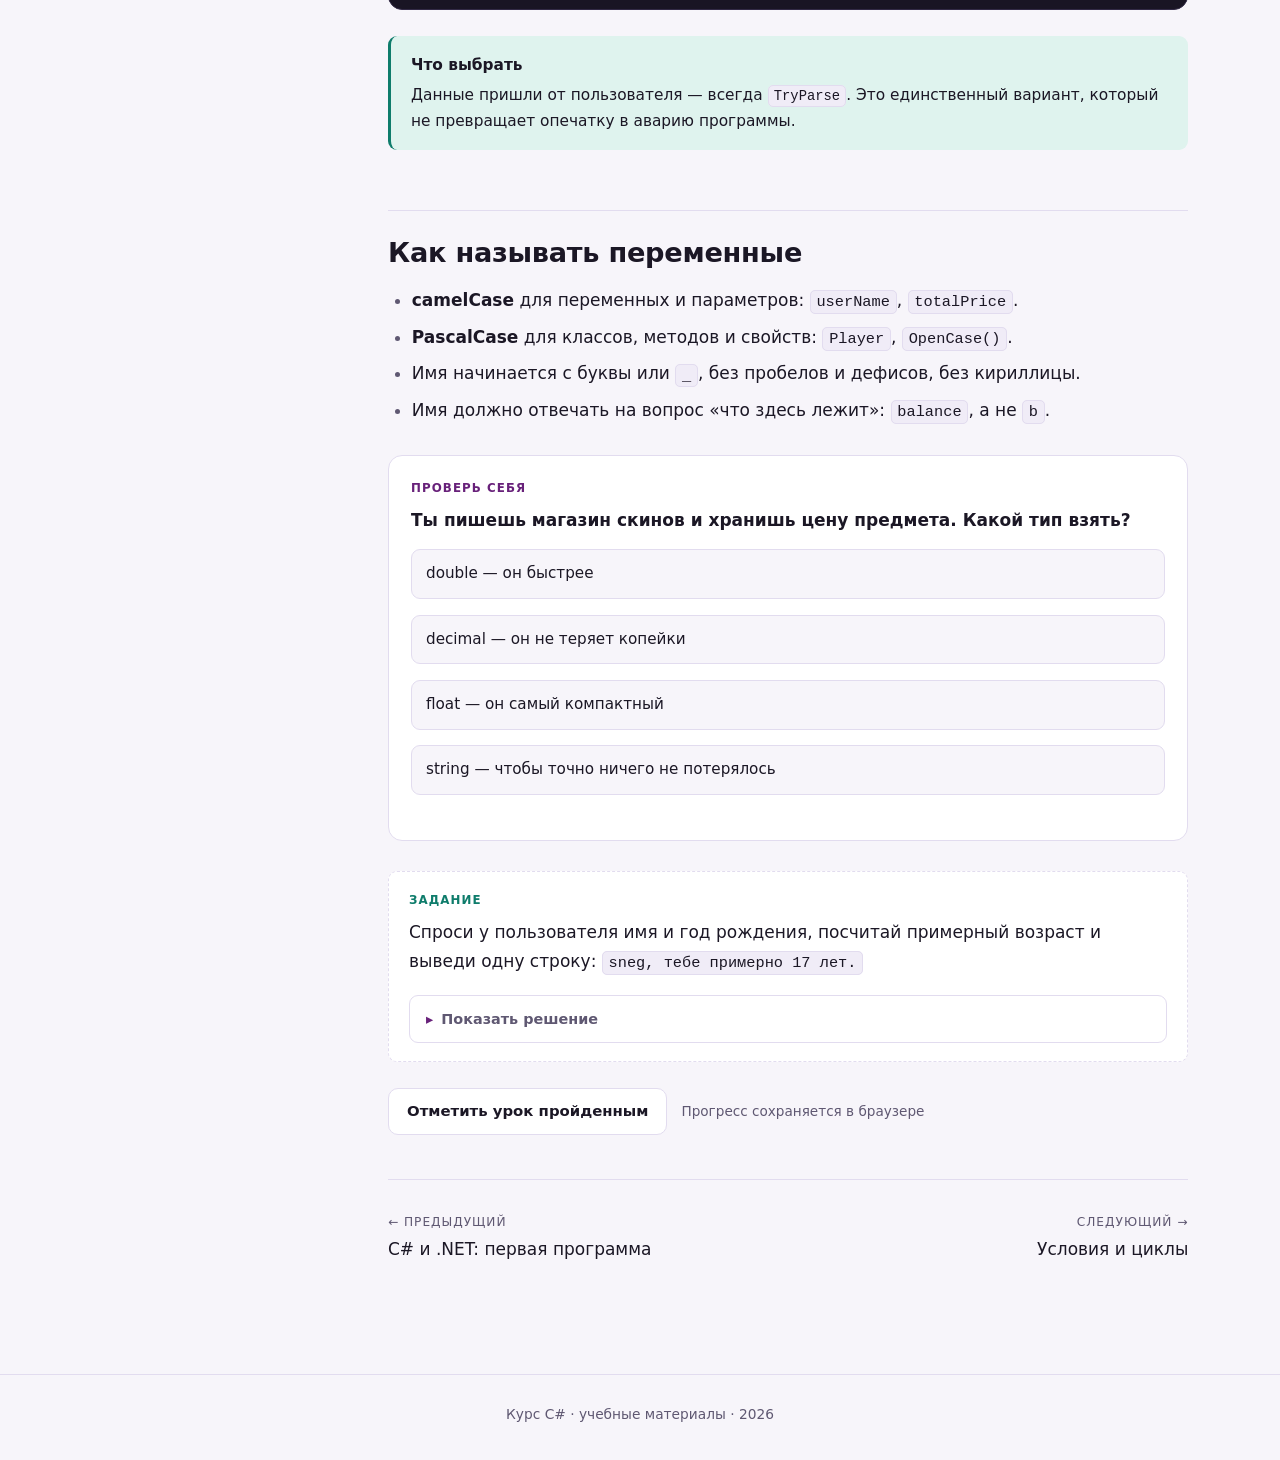
<file: lesson-02.html>
<!DOCTYPE html>
<html lang="ru" data-theme="light">
<head>
  <meta charset="utf-8">
  <meta name="viewport" content="width=device-width, initial-scale=1">
  <title>Урок 2. Переменные и типы данных — Курс C#</title>
  <meta name="description" content="Типы int, double, decimal, string, bool, char, вывод типа через var, строки и преобразования.">
  <link rel="stylesheet" href="assets/css/style.css">
  <script>
    try {
      var t = localStorage.getItem("cs-course-theme");
      if (!t) t = window.matchMedia("(prefers-color-scheme: dark)").matches ? "dark" : "light";
      document.documentElement.setAttribute("data-theme", t);
    } catch (e) {}
  </script>
</head>
<body>

  <div class="readbar" id="readbar"></div>

  <header class="topbar">
    <div class="topbar__inner">
      <a class="brand" href="index.html"><span class="brand__mark">C#</span> Курс C#</a>
      <span class="topbar__spacer"></span>
      <a class="topbar__link" href="index.html">Все уроки</a>
      <button class="icon-btn" type="button" data-theme-toggle aria-label="Переключить тему" title="Тема">☾</button>
    </div>
  </header>

  <main class="lesson-layout">
    <aside class="sidebar">
      <p class="sidebar__title">Уроки</p>
      <ol id="sidebar-list"></ol>
      <a class="sidebar__back" href="index.html">← К списку уроков</a>
    </aside>

    <article class="lesson">
      <p class="eyebrow">Урок 02 · 20 минут · основы</p>
      <h1>Переменные и типы данных</h1>
      <p class="lead">Переменная — это коробка с именем. Тип — это форма коробки: в int не влезет текст, а в string не влезет число без преобразования. Разберёмся, какие типы есть и когда какой брать.</p>

      <div class="callout callout--tip">
        <strong>Смотреть или читать</strong>
        Есть <a href="video-02.html">видеоразбор этого урока</a>: три переменные, подсветка типов и ловушка с decimal.
      </div>

      <h2>Переменная — коробка с именем</h2>
      <p>Объявление всегда состоит из трёх частей: тип, имя, значение.</p>

      <div class="code">
        <div class="code__bar"><span>Program.cs</span><button class="code__copy" type="button" data-copy>Копировать</button></div>
        <pre><code class="lang-cs">int age = 17;              // целое число
double price = 1299.90;    // дробное
string nick = "sneg";      // текст
bool isOnline = true;      // да или нет

Console.WriteLine(age);    // 17
Console.WriteLine(nick);   // sneg</code></pre>
      </div>

      <p>Значение можно менять сколько угодно, но тип — нет. Если переменная объявлена как <code>int</code>, положить в неё строку не получится: компилятор остановит ещё до запуска.</p>

      <div class="code">
        <div class="code__bar"><span>Program.cs</span><button class="code__copy" type="button" data-copy>Копировать</button></div>
        <pre><code class="lang-cs">int score = 100;
score = score + 50;        // теперь 150
score += 10;               // сокращённая запись: тоже 160

// int score = "сто";      // ошибка: нельзя положить string в int
// score = 1.5;            // ошибка: 1.5 не помещается в int</code></pre>
      </div>

      <h2>Основные типы</h2>

      <table>
        <thead>
          <tr><th>Тип</th><th>Что хранит</th><th>Пример</th><th>Когда брать</th></tr>
        </thead>
        <tbody>
          <tr><td><code>int</code></td><td>целое до ±2,1 млрд</td><td><code>42</code></td><td>по умолчанию для целых</td></tr>
          <tr><td><code>long</code></td><td>очень большое целое</td><td><code>9_000_000_000</code></td><td>когда int уже мало</td></tr>
          <tr><td><code>double</code></td><td>дробное, ~15 знаков</td><td><code>3.14</code></td><td>измерения, графика, физика</td></tr>
          <tr><td><code>decimal</code></td><td>дробное с точностью</td><td><code>1299.90m</code></td><td>деньги, цены, проценты</td></tr>
          <tr><td><code>bool</code></td><td>только true или false</td><td><code>true</code></td><td>флаги, условия</td></tr>
          <tr><td><code>char</code></td><td>один символ</td><td><code>'A'</code></td><td>редко, одна буква</td></tr>
          <tr><td><code>string</code></td><td>текст любой длины</td><td><code>"привет"</code></td><td>имена, сообщения</td></tr>
        </tbody>
      </table>

      <div class="callout callout--warn">
        <strong>double и деньги — плохая пара</strong>
        <code>0.1 + 0.2</code> в double даёт <code>0.30000000000000004</code>: двоичная дробь не может точно представить 0.1. Для цен и балансов бери <code>decimal</code> — он медленнее, зато считает точно. Литерал пишется с суффиксом <code>m</code>.
      </div>

      <div class="code">
        <div class="code__bar"><span>Program.cs</span><button class="code__copy" type="button" data-copy>Копировать</button></div>
        <pre><code class="lang-cs">decimal wallet = 1299.90m;      // m в конце обязательна
decimal fee = wallet * 0.1m;    // 129.990
Console.WriteLine(fee);         // 129,990

double d = 0.1 + 0.2;
Console.WriteLine(d);           // 0.30000000000000004</code></pre>
      </div>

      <p>Заметил запятую в выводе <code>129,990</code>? C# печатает числа по правилам системы — с запятой в русской локали. В самом коде разделитель всегда точка.</p>

      <h2>Где лежат данные</h2>
      <p>Типы делятся на две большие группы, и это влияет на то, как работает присваивание.</p>

      <figure class="figure">
        <img src="assets/img/types.svg" alt="Схема: значимые типы хранят значение внутри переменной в стеке, ссылочные — адрес объекта в куче" width="900" height="440">
        <figcaption>Слева значение лежит внутри переменной. Справа в переменной только адрес, а сам объект — отдельно.</figcaption>
      </figure>

      <p>Для <code>int</code>, <code>double</code>, <code>bool</code> присваивание копирует само значение. Для <code>string</code> и объектов классов копируется ссылка: две переменные могут указывать на один и тот же объект. На практике это значит, что изменение через одну «видно» через другую.</p>

      <h2>var — не «без типа», а «выведи сам»</h2>
      <p>Ключевое слово <code>var</code> позволяет не писать тип слева: компилятор выведет его из правой части. Тип остаётся жёстким, просто не назван явно.</p>

      <div class="code">
        <div class="code__bar"><span>Program.cs</span><button class="code__copy" type="button" data-copy>Копировать</button></div>
        <pre><code class="lang-cs">var city = "Екатеринбург";   // string
var score = 128;             // int
var ratio = 0.5;             // double

// var x;                    // ошибка: непонятно, какой тип
// x = 10;</code></pre>
      </div>

      <p>Правило простое: <code>var</code> уместен, когда тип очевиден из правой части. Если читателю кода приходится гадать — пиши тип явно.</p>

      <h2>Строки</h2>
      <p>Строки в C# неизменяемые: любая «правка» создаёт новую строку. Четыре вещи, которые нужны постоянно:</p>

      <div class="code">
        <div class="code__bar"><span>Program.cs</span><button class="code__copy" type="button" data-copy>Копировать</button></div>
        <pre><code class="lang-cs">string first = "sneg";
string last = "snegovik";

string full = first + " " + last;      // склейка через +
string msg = $"{full}, привет!";       // интерполяция: значение в {фигурных}
string path = @"C:\Users\ravae";       // verbatim: обратный слэш не escape

Console.WriteLine(full.Length);        // 14 — длина в символах
Console.WriteLine(msg.ToUpper());      // ВСЁ ЗАГЛАВНЫМИ
Console.WriteLine(full.Contains("sneg"));   // True</code></pre>
      </div>

      <p>Интерполяция с <code>$</code> — почти всегда удобнее склейки. Внутри фигурных скобок можно писать целые выражения: <code>$"Итого: {price * 2}"</code>.</p>

      <h2>Преобразование типов</h2>
      <p>Число и строка — разные типы, между ними нужен мост. Способов несколько, и не все безопасны.</p>

      <div class="code">
        <div class="code__bar"><span>Program.cs</span><button class="code__copy" type="button" data-copy>Копировать</button></div>
        <pre><code class="lang-cs">double d = 3.9;
int i = (int)d;                  // 3 — дробная часть отбрасывается, не округляется

string text = "42";
int a = int.Parse(text);         // 42, но упадёт на "сорок"
int b = Convert.ToInt32(text);   // то же самое

// безопасный вариант: не падает, а возвращает false
if (int.TryParse(text, out int value))
{
    Console.WriteLine(value + 1);    // 43
}</code></pre>
      </div>

      <div class="callout callout--tip">
        <strong>Что выбрать</strong>
        Данные пришли от пользователя — всегда <code>TryParse</code>. Это единственный вариант, который не превращает опечатку в аварию программы.
      </div>

      <h2>Как называть переменные</h2>
      <ul>
        <li><strong>camelCase</strong> для переменных и параметров: <code>userName</code>, <code>totalPrice</code>.</li>
        <li><strong>PascalCase</strong> для классов, методов и свойств: <code>Player</code>, <code>OpenCase()</code>.</li>
        <li>Имя начинается с буквы или <code>_</code>, без пробелов и дефисов, без кириллицы.</li>
        <li>Имя должно отвечать на вопрос «что здесь лежит»: <code>balance</code>, а не <code>b</code>.</li>
      </ul>

      <div class="quiz" data-correct="1">
        <div class="quiz__label">Проверь себя</div>
        <div class="quiz__q">Ты пишешь магазин скинов и хранишь цену предмета. Какой тип взять?</div>
        <ul class="quiz__opts">
          <li><button class="quiz__opt" type="button">double — он быстрее</button></li>
          <li><button class="quiz__opt" type="button">decimal — он не теряет копейки</button></li>
          <li><button class="quiz__opt" type="button">float — он самый компактный</button></li>
          <li><button class="quiz__opt" type="button">string — чтобы точно ничего не потерялось</button></li>
        </ul>
        <div class="quiz__result" data-explain="decimal хранит десятичные дроби без двоичной погрешности, поэтому именно он используется для денег. double годится для измерений, где важна скорость, а не копейка."></div>
      </div>

      <div class="task">
        <div class="task__label">Задание</div>
        <p>Спроси у пользователя имя и год рождения, посчитай примерный возраст и выведи одну строку: <code>sneg, тебе примерно 17 лет.</code></p>

        <details class="solution">
          <summary>Показать решение</summary>
          <div class="solution__body">
            <div class="code">
              <div class="code__bar"><span>Program.cs</span><button class="code__copy" type="button" data-copy>Копировать</button></div>
              <pre><code class="lang-cs">Console.Write("Имя: ");
string name = Console.ReadLine() ?? "";

Console.Write("Год рождения: ");
string input = Console.ReadLine() ?? "";

if (int.TryParse(input, out int year))
{
    int age = DateTime.Now.Year - year;
    Console.WriteLine($"{name}, тебе примерно {age} лет.");
}
else
{
    Console.WriteLine("Это не похоже на год.");
}</code></pre>
            </div>
            <p><code>?? ""</code> подставляет пустую строку, если пользователь ничего не ввёл, — иначе переменная была бы <code>null</code>.</p>
          </div>
        </details>
      </div>

      <div class="done-row">
        <button class="btn-done" type="button" data-done="2">Отметить урок пройденным</button>
        <span class="done-hint">Прогресс сохраняется в браузере</span>
      </div>

      <nav class="lesson-nav" id="lesson-nav"></nav>
    </article>
  </main>

  <footer class="footer">Курс C# · учебные материалы · 2026</footer>

  <script src="assets/js/app.js"></script>
</body>
</html>
</file>
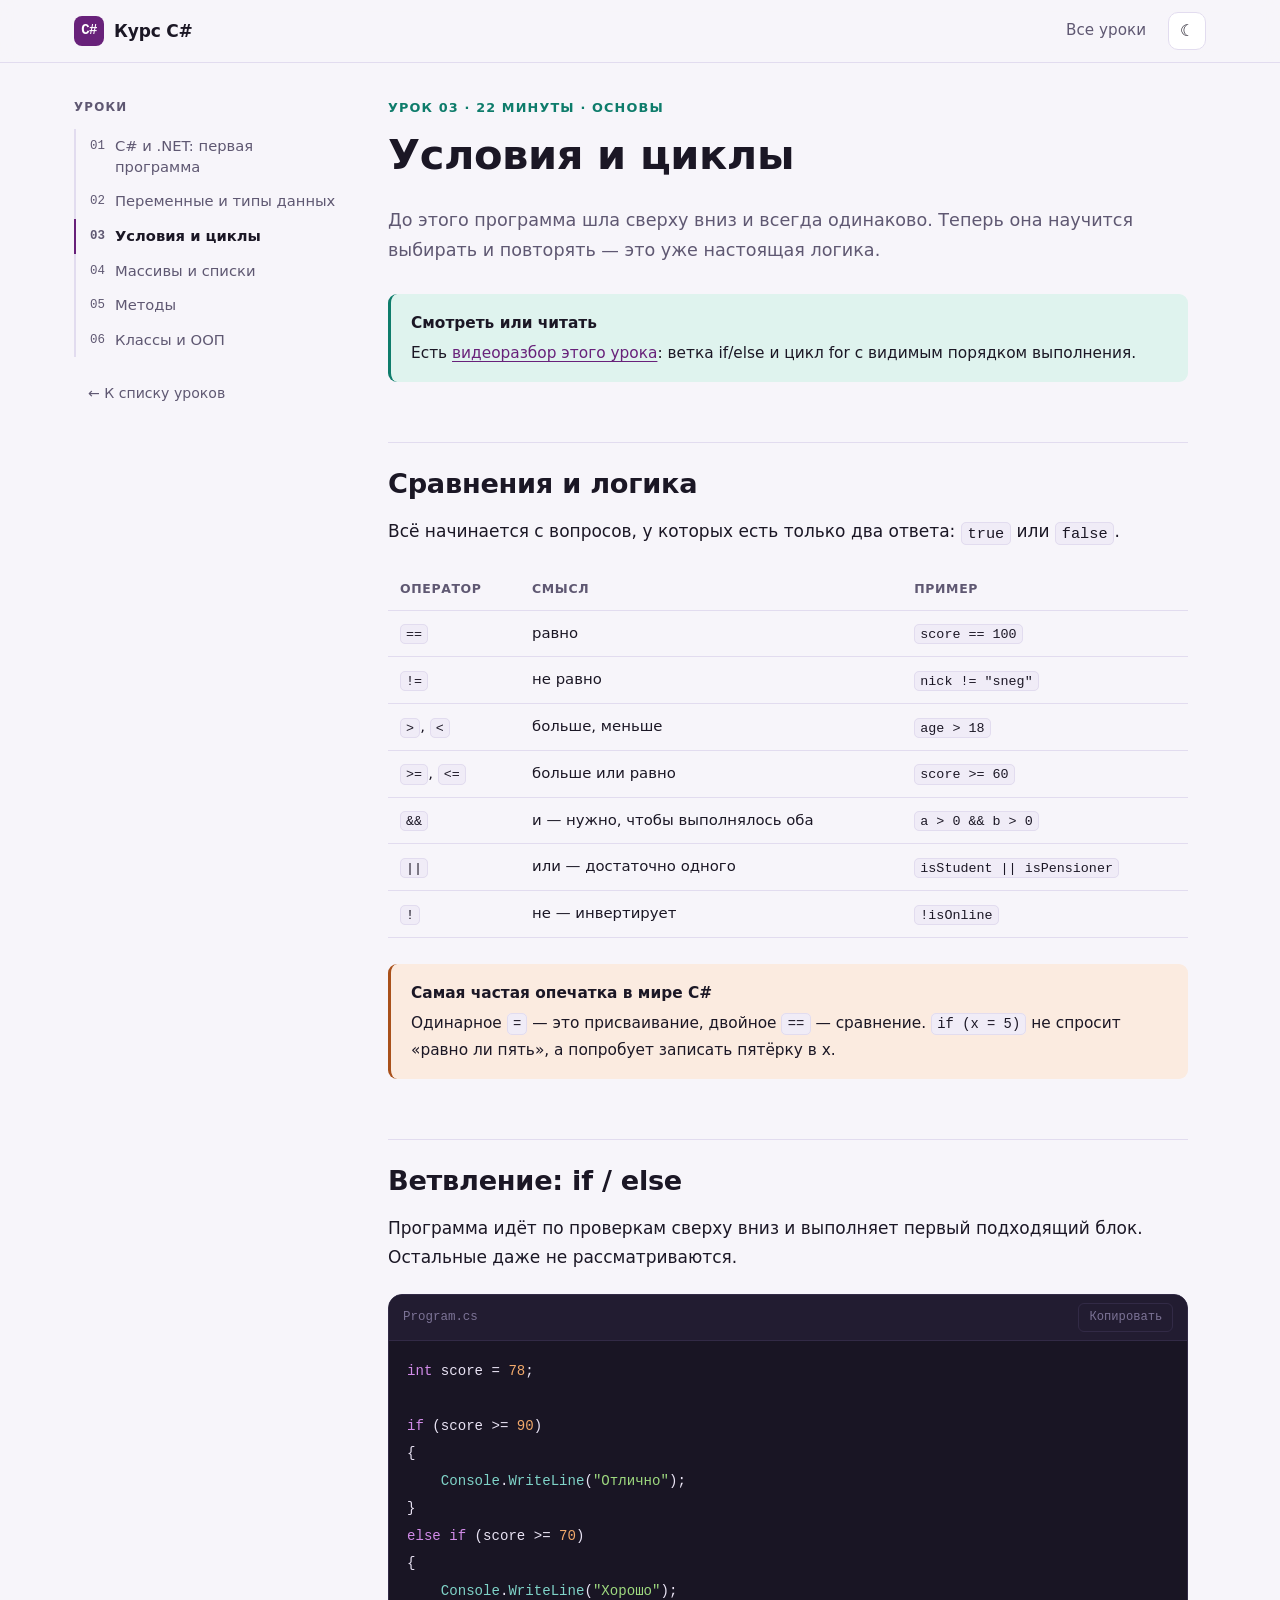
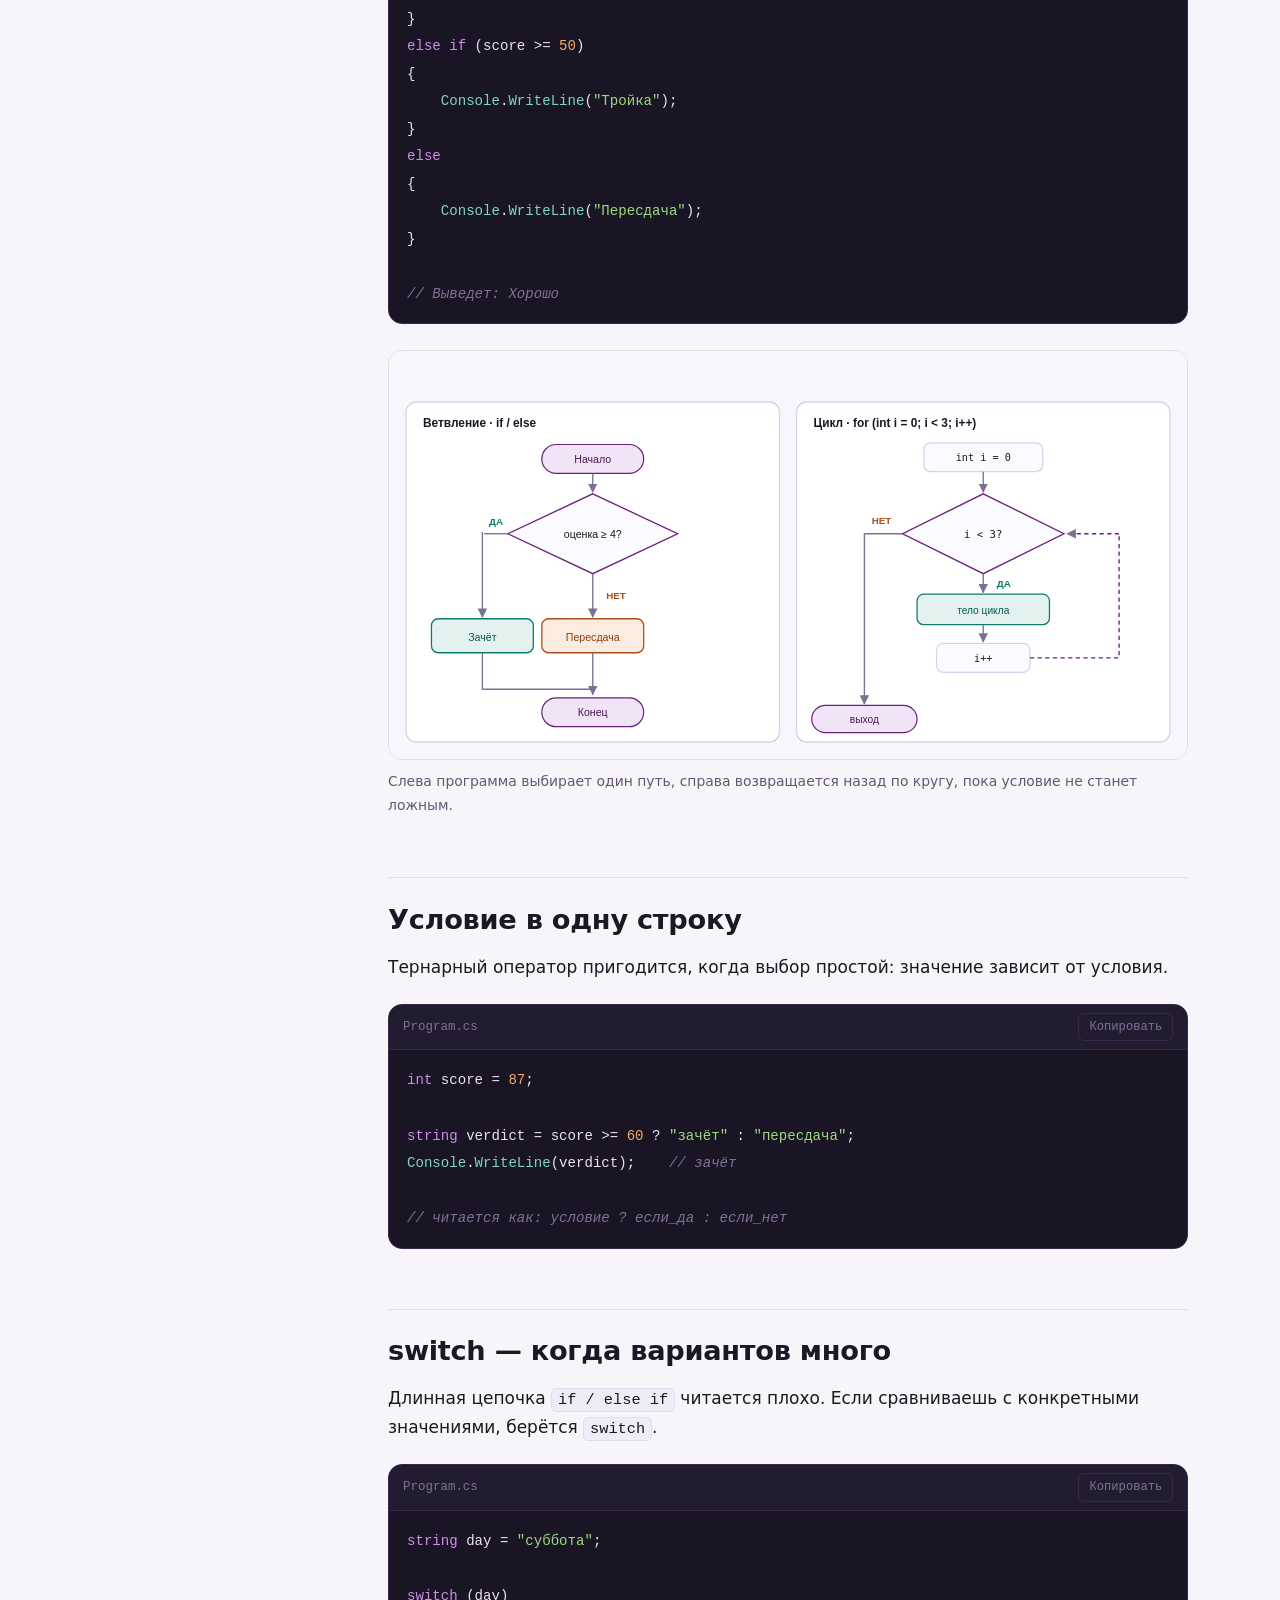
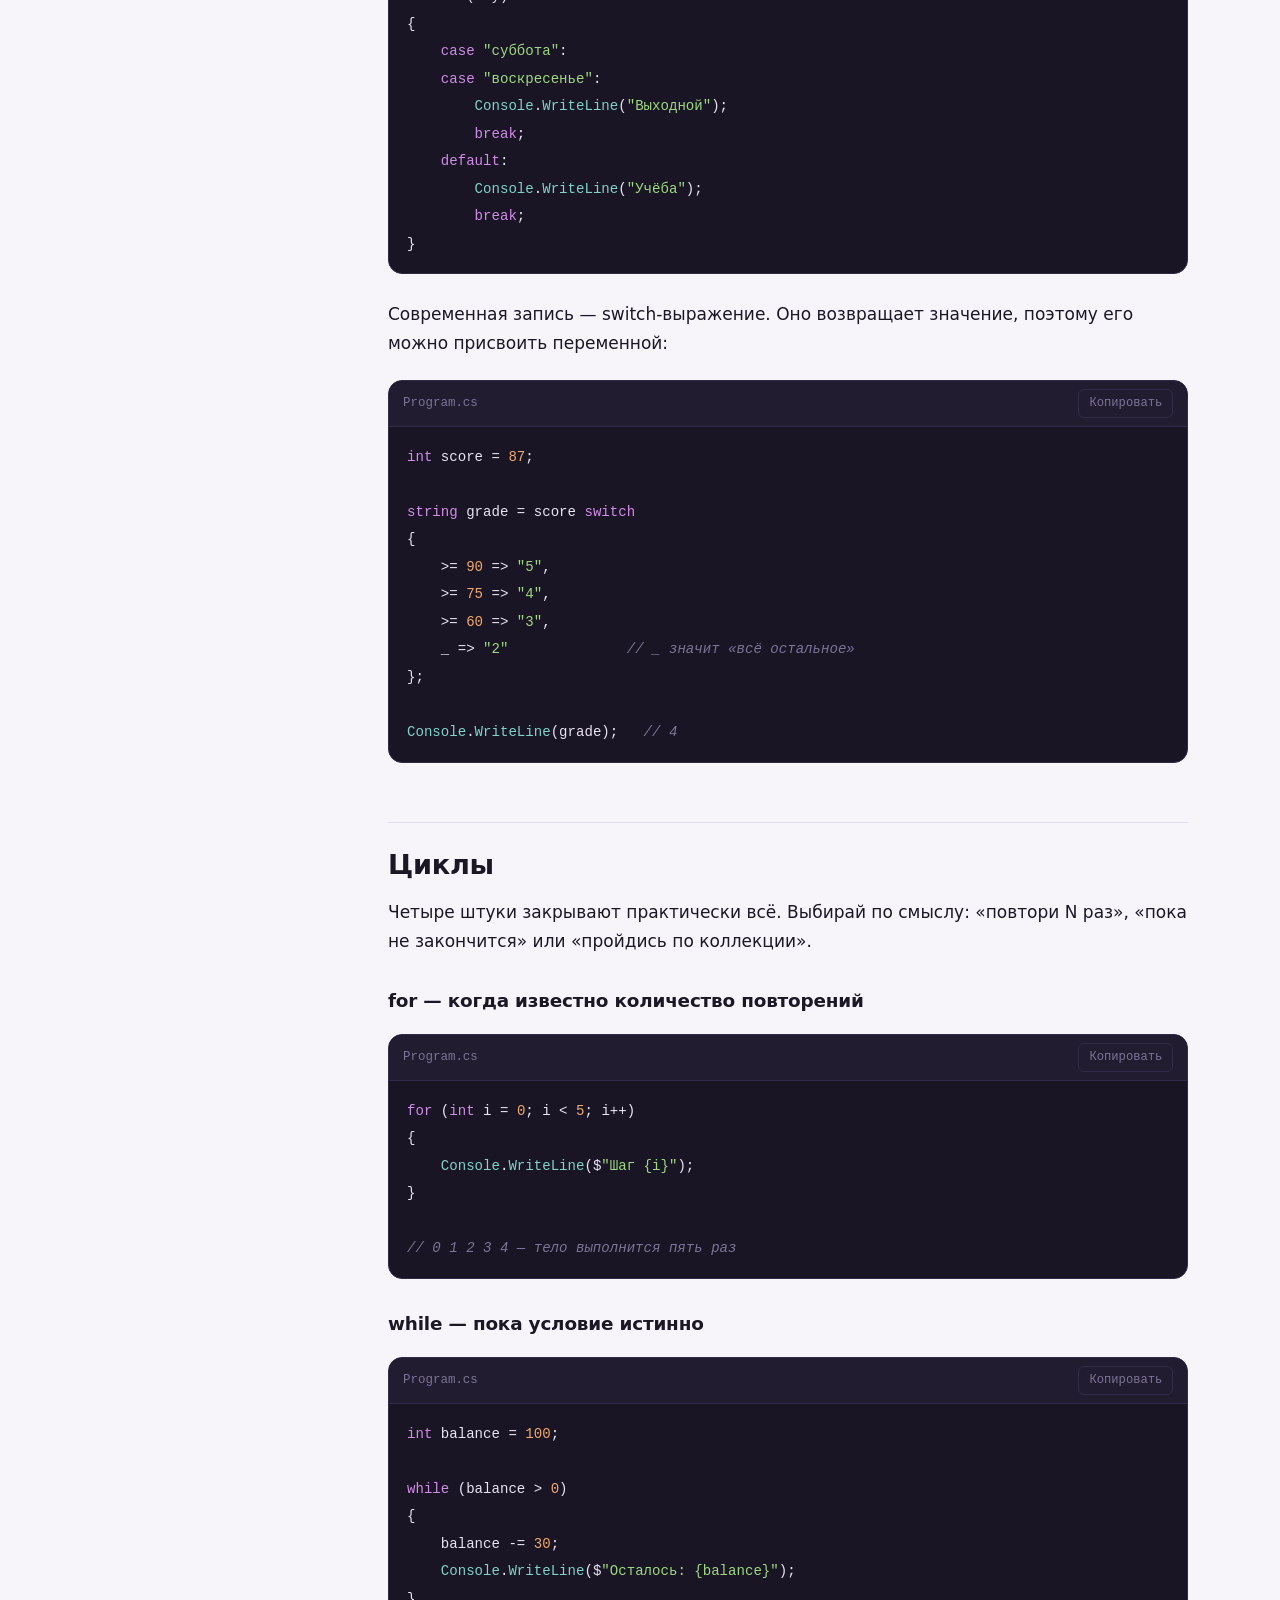
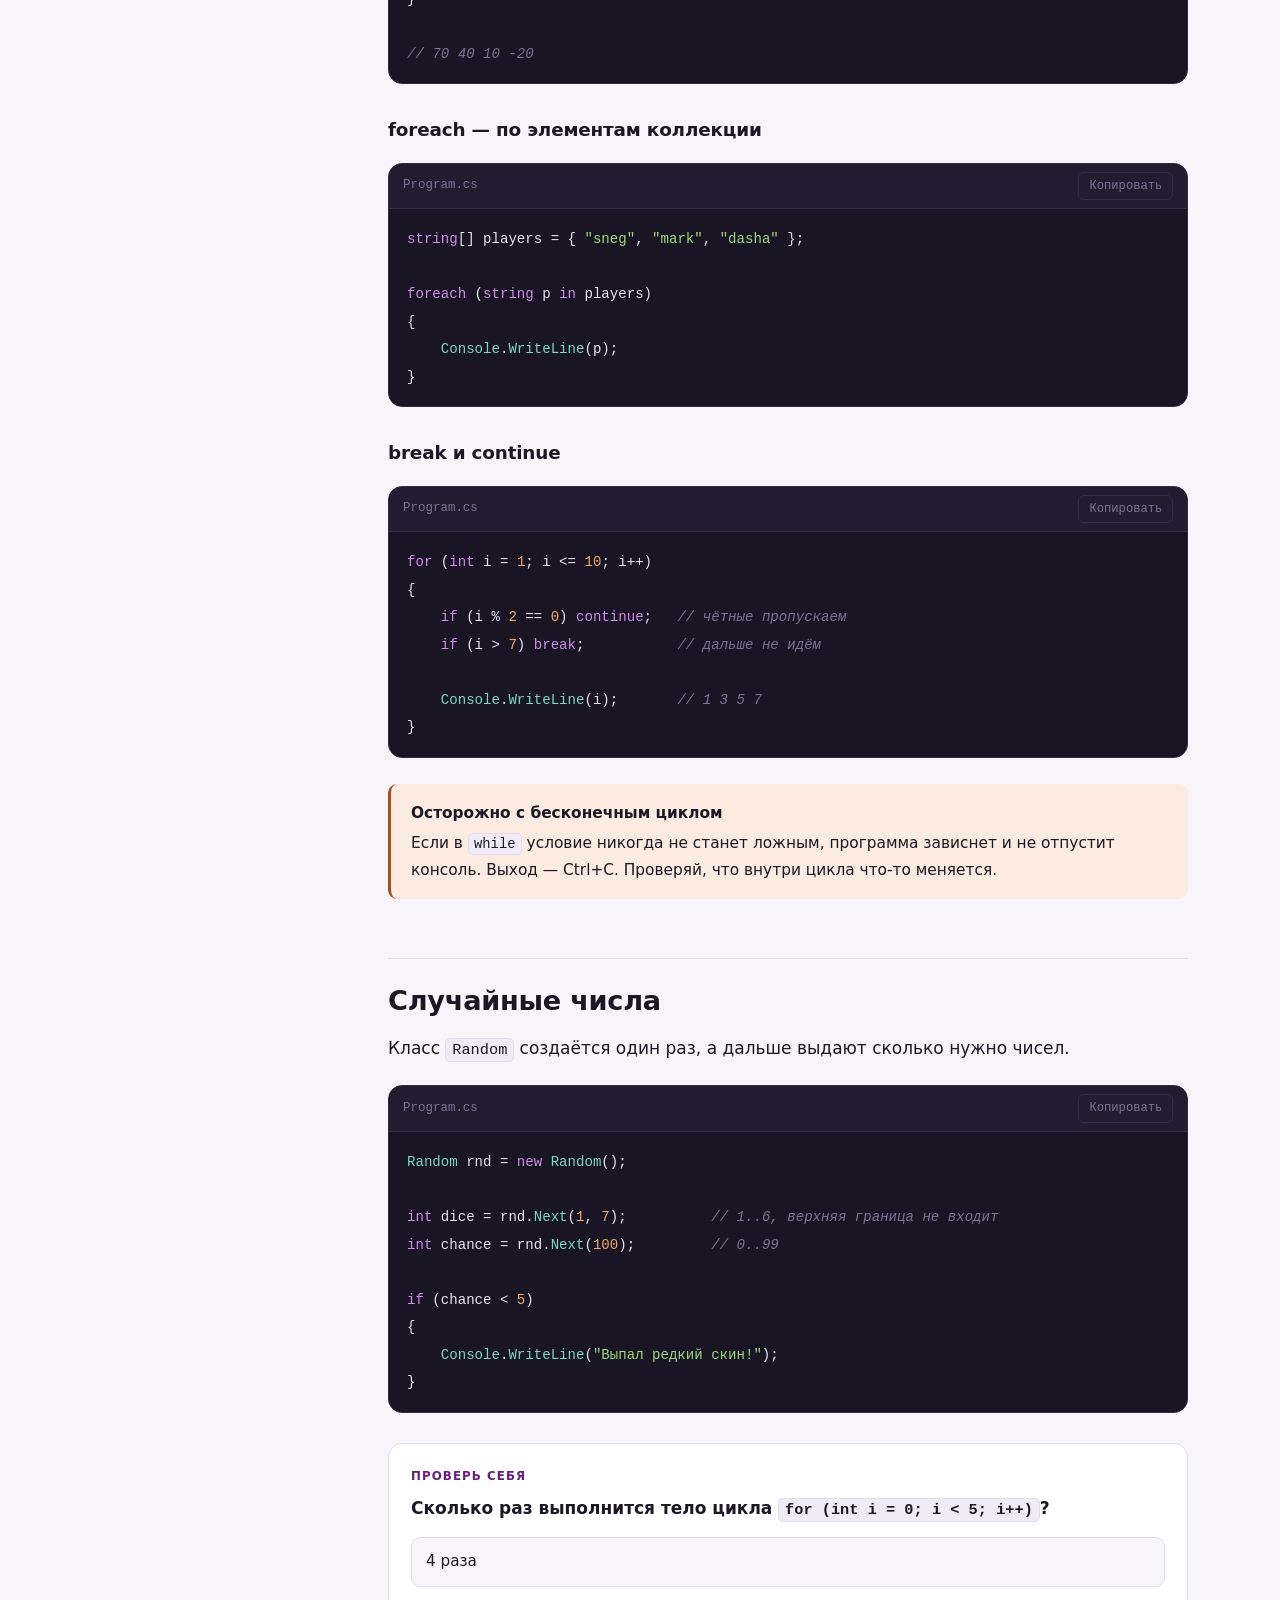
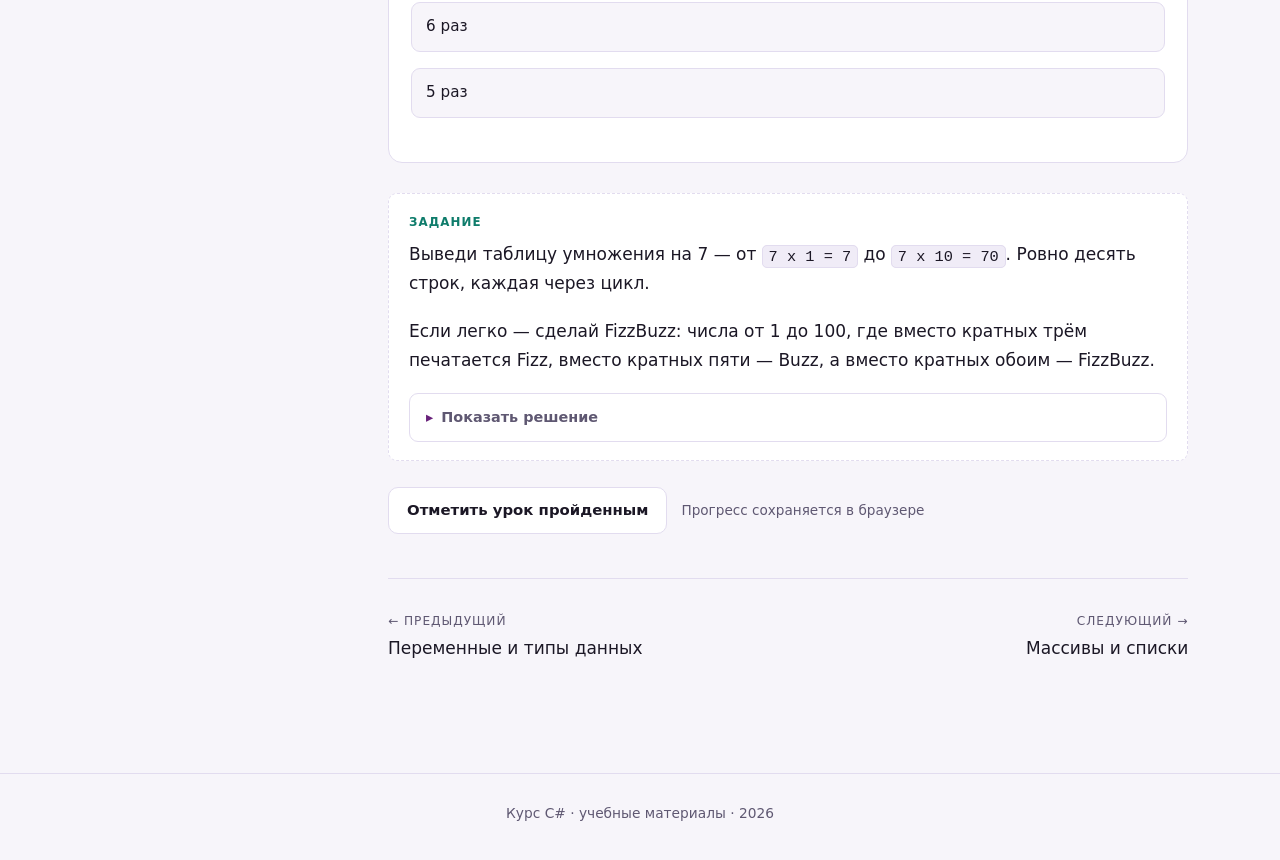
<file: lesson-03.html>
<!DOCTYPE html>
<html lang="ru" data-theme="light">
<head>
  <meta charset="utf-8">
  <meta name="viewport" content="width=device-width, initial-scale=1">
  <title>Урок 3. Условия и циклы — Курс C#</title>
  <meta name="description" content="if, else, switch, for, while, foreach, break и continue, случайные числа Random.">
  <link rel="stylesheet" href="assets/css/style.css">
  <script>
    try {
      var t = localStorage.getItem("cs-course-theme");
      if (!t) t = window.matchMedia("(prefers-color-scheme: dark)").matches ? "dark" : "light";
      document.documentElement.setAttribute("data-theme", t);
    } catch (e) {}
  </script>
</head>
<body>

  <div class="readbar" id="readbar"></div>

  <header class="topbar">
    <div class="topbar__inner">
      <a class="brand" href="index.html"><span class="brand__mark">C#</span> Курс C#</a>
      <span class="topbar__spacer"></span>
      <a class="topbar__link" href="index.html">Все уроки</a>
      <button class="icon-btn" type="button" data-theme-toggle aria-label="Переключить тему" title="Тема">☾</button>
    </div>
  </header>

  <main class="lesson-layout">
    <aside class="sidebar">
      <p class="sidebar__title">Уроки</p>
      <ol id="sidebar-list"></ol>
      <a class="sidebar__back" href="index.html">← К списку уроков</a>
    </aside>

    <article class="lesson">
      <p class="eyebrow">Урок 03 · 22 минуты · основы</p>
      <h1>Условия и циклы</h1>
      <p class="lead">До этого программа шла сверху вниз и всегда одинаково. Теперь она научится выбирать и повторять — это уже настоящая логика.</p>

      <div class="callout callout--tip">
        <strong>Смотреть или читать</strong>
        Есть <a href="video-03.html">видеоразбор этого урока</a>: ветка if/else и цикл for с видимым порядком выполнения.
      </div>

      <h2>Сравнения и логика</h2>
      <p>Всё начинается с вопросов, у которых есть только два ответа: <code>true</code> или <code>false</code>.</p>

      <table>
        <thead>
          <tr><th>Оператор</th><th>Смысл</th><th>Пример</th></tr>
        </thead>
        <tbody>
          <tr><td><code>==</code></td><td>равно</td><td><code>score == 100</code></td></tr>
          <tr><td><code>!=</code></td><td>не равно</td><td><code>nick != "sneg"</code></td></tr>
          <tr><td><code>&gt;</code>, <code>&lt;</code></td><td>больше, меньше</td><td><code>age &gt; 18</code></td></tr>
          <tr><td><code>&gt;=</code>, <code>&lt;=</code></td><td>больше или равно</td><td><code>score &gt;= 60</code></td></tr>
          <tr><td><code>&amp;&amp;</code></td><td>и — нужно, чтобы выполнялось оба</td><td><code>a &gt; 0 &amp;&amp; b &gt; 0</code></td></tr>
          <tr><td><code>||</code></td><td>или — достаточно одного</td><td><code>isStudent || isPensioner</code></td></tr>
          <tr><td><code>!</code></td><td>не — инвертирует</td><td><code>!isOnline</code></td></tr>
        </tbody>
      </table>

      <div class="callout callout--warn">
        <strong>Самая частая опечатка в мире C#</strong>
        Одинарное <code>=</code> — это присваивание, двойное <code>==</code> — сравнение. <code>if (x = 5)</code> не спросит «равно ли пять», а попробует записать пятёрку в x.
      </div>

      <h2>Ветвление: if / else</h2>
      <p>Программа идёт по проверкам сверху вниз и выполняет первый подходящий блок. Остальные даже не рассматриваются.</p>

      <div class="code">
        <div class="code__bar"><span>Program.cs</span><button class="code__copy" type="button" data-copy>Копировать</button></div>
        <pre><code class="lang-cs">int score = 78;

if (score >= 90)
{
    Console.WriteLine("Отлично");
}
else if (score >= 70)
{
    Console.WriteLine("Хорошо");
}
else if (score >= 50)
{
    Console.WriteLine("Тройка");
}
else
{
    Console.WriteLine("Пересдача");
}

// Выведет: Хорошо</code></pre>
      </div>

      <figure class="figure">
        <img src="assets/img/flow.svg" alt="Блок-схема: развилка if-else сверху и цикл for справа" width="940" height="480">
        <figcaption>Слева программа выбирает один путь, справа возвращается назад по кругу, пока условие не станет ложным.</figcaption>
      </figure>

      <h2>Условие в одну строку</h2>
      <p>Тернарный оператор пригодится, когда выбор простой: значение зависит от условия.</p>

      <div class="code">
        <div class="code__bar"><span>Program.cs</span><button class="code__copy" type="button" data-copy>Копировать</button></div>
        <pre><code class="lang-cs">int score = 87;

string verdict = score >= 60 ? "зачёт" : "пересдача";
Console.WriteLine(verdict);    // зачёт

// читается как: условие ? если_да : если_нет</code></pre>
      </div>

      <h2>switch — когда вариантов много</h2>
      <p>Длинная цепочка <code>if / else if</code> читается плохо. Если сравниваешь с конкретными значениями, берётся <code>switch</code>.</p>

      <div class="code">
        <div class="code__bar"><span>Program.cs</span><button class="code__copy" type="button" data-copy>Копировать</button></div>
        <pre><code class="lang-cs">string day = "суббота";

switch (day)
{
    case "суббота":
    case "воскресенье":
        Console.WriteLine("Выходной");
        break;
    default:
        Console.WriteLine("Учёба");
        break;
}</code></pre>
      </div>

      <p>Современная запись — switch-выражение. Оно возвращает значение, поэтому его можно присвоить переменной:</p>

      <div class="code">
        <div class="code__bar"><span>Program.cs</span><button class="code__copy" type="button" data-copy>Копировать</button></div>
        <pre><code class="lang-cs">int score = 87;

string grade = score switch
{
    >= 90 => "5",
    >= 75 => "4",
    >= 60 => "3",
    _ => "2"              // _ значит «всё остальное»
};

Console.WriteLine(grade);   // 4</code></pre>
      </div>

      <h2>Циклы</h2>
      <p>Четыре штуки закрывают практически всё. Выбирай по смыслу: «повтори N раз», «пока не закончится» или «пройдись по коллекции».</p>

      <h3>for — когда известно количество повторений</h3>
      <div class="code">
        <div class="code__bar"><span>Program.cs</span><button class="code__copy" type="button" data-copy>Копировать</button></div>
        <pre><code class="lang-cs">for (int i = 0; i &lt; 5; i++)
{
    Console.WriteLine($"Шаг {i}");
}

// 0 1 2 3 4 — тело выполнится пять раз</code></pre>
      </div>

      <h3>while — пока условие истинно</h3>
      <div class="code">
        <div class="code__bar"><span>Program.cs</span><button class="code__copy" type="button" data-copy>Копировать</button></div>
        <pre><code class="lang-cs">int balance = 100;

while (balance &gt; 0)
{
    balance -= 30;
    Console.WriteLine($"Осталось: {balance}");
}

// 70 40 10 -20</code></pre>
      </div>

      <h3>foreach — по элементам коллекции</h3>
      <div class="code">
        <div class="code__bar"><span>Program.cs</span><button class="code__copy" type="button" data-copy>Копировать</button></div>
        <pre><code class="lang-cs">string[] players = { "sneg", "mark", "dasha" };

foreach (string p in players)
{
    Console.WriteLine(p);
}</code></pre>
      </div>

      <h3>break и continue</h3>
      <div class="code">
        <div class="code__bar"><span>Program.cs</span><button class="code__copy" type="button" data-copy>Копировать</button></div>
        <pre><code class="lang-cs">for (int i = 1; i &lt;= 10; i++)
{
    if (i % 2 == 0) continue;   // чётные пропускаем
    if (i &gt; 7) break;           // дальше не идём

    Console.WriteLine(i);       // 1 3 5 7
}</code></pre>
      </div>

      <div class="callout callout--warn">
        <strong>Осторожно с бесконечным циклом</strong>
        Если в <code>while</code> условие никогда не станет ложным, программа зависнет и не отпустит консоль. Выход — Ctrl+C. Проверяй, что внутри цикла что-то меняется.
      </div>

      <h2>Случайные числа</h2>
      <p>Класс <code>Random</code> создаётся один раз, а дальше выдают сколько нужно чисел.</p>

      <div class="code">
        <div class="code__bar"><span>Program.cs</span><button class="code__copy" type="button" data-copy>Копировать</button></div>
        <pre><code class="lang-cs">Random rnd = new Random();

int dice = rnd.Next(1, 7);          // 1..6, верхняя граница не входит
int chance = rnd.Next(100);         // 0..99

if (chance &lt; 5)
{
    Console.WriteLine("Выпал редкий скин!");
}</code></pre>
      </div>

      <div class="quiz" data-correct="2">
        <div class="quiz__label">Проверь себя</div>
        <div class="quiz__q">Сколько раз выполнится тело цикла <code>for (int i = 0; i &lt; 5; i++)</code>?</div>
        <ul class="quiz__opts">
          <li><button class="quiz__opt" type="button">4 раза</button></li>
          <li><button class="quiz__opt" type="button">6 раз</button></li>
          <li><button class="quiz__opt" type="button">5 раз</button></li>
        </ul>
        <div class="quiz__result" data-explain="i принимает значения 0, 1, 2, 3, 4 — пять штук. На i = 5 условие 5 &lt; 5 становится ложным, и цикл завершается."></div>
      </div>

      <div class="task">
        <div class="task__label">Задание</div>
        <p>Выведи таблицу умножения на 7 — от <code>7 x 1 = 7</code> до <code>7 x 10 = 70</code>. Ровно десять строк, каждая через цикл.</p>
        <p>Если легко — сделай FizzBuzz: числа от 1 до 100, где вместо кратных трём печатается Fizz, вместо кратных пяти — Buzz, а вместо кратных обоим — FizzBuzz.</p>

        <details class="solution">
          <summary>Показать решение</summary>
          <div class="solution__body">
            <div class="code">
              <div class="code__bar"><span>Таблица умножения</span><button class="code__copy" type="button" data-copy>Копировать</button></div>
              <pre><code class="lang-cs">for (int i = 1; i &lt;= 10; i++)
{
    Console.WriteLine($"7 x {i} = {7 * i}");
}</code></pre>
            </div>
            <div class="code">
              <div class="code__bar"><span>FizzBuzz</span><button class="code__copy" type="button" data-copy>Копировать</button></div>
              <pre><code class="lang-cs">for (int i = 1; i &lt;= 100; i++)
{
    if (i % 15 == 0)
        Console.WriteLine("FizzBuzz");
    else if (i % 3 == 0)
        Console.WriteLine("Fizz");
    else if (i % 5 == 0)
        Console.WriteLine("Buzz");
    else
        Console.WriteLine(i);
}</code></pre>
            </div>
            <p>Порядок проверок важен: кратность 15 проверяется первой, иначе до неё просто не дойдёт очередь.</p>
          </div>
        </details>
      </div>

      <div class="done-row">
        <button class="btn-done" type="button" data-done="3">Отметить урок пройденным</button>
        <span class="done-hint">Прогресс сохраняется в браузере</span>
      </div>

      <nav class="lesson-nav" id="lesson-nav"></nav>
    </article>
  </main>

  <footer class="footer">Курс C# · учебные материалы · 2026</footer>

  <script src="assets/js/app.js"></script>
</body>
</html>
</file>
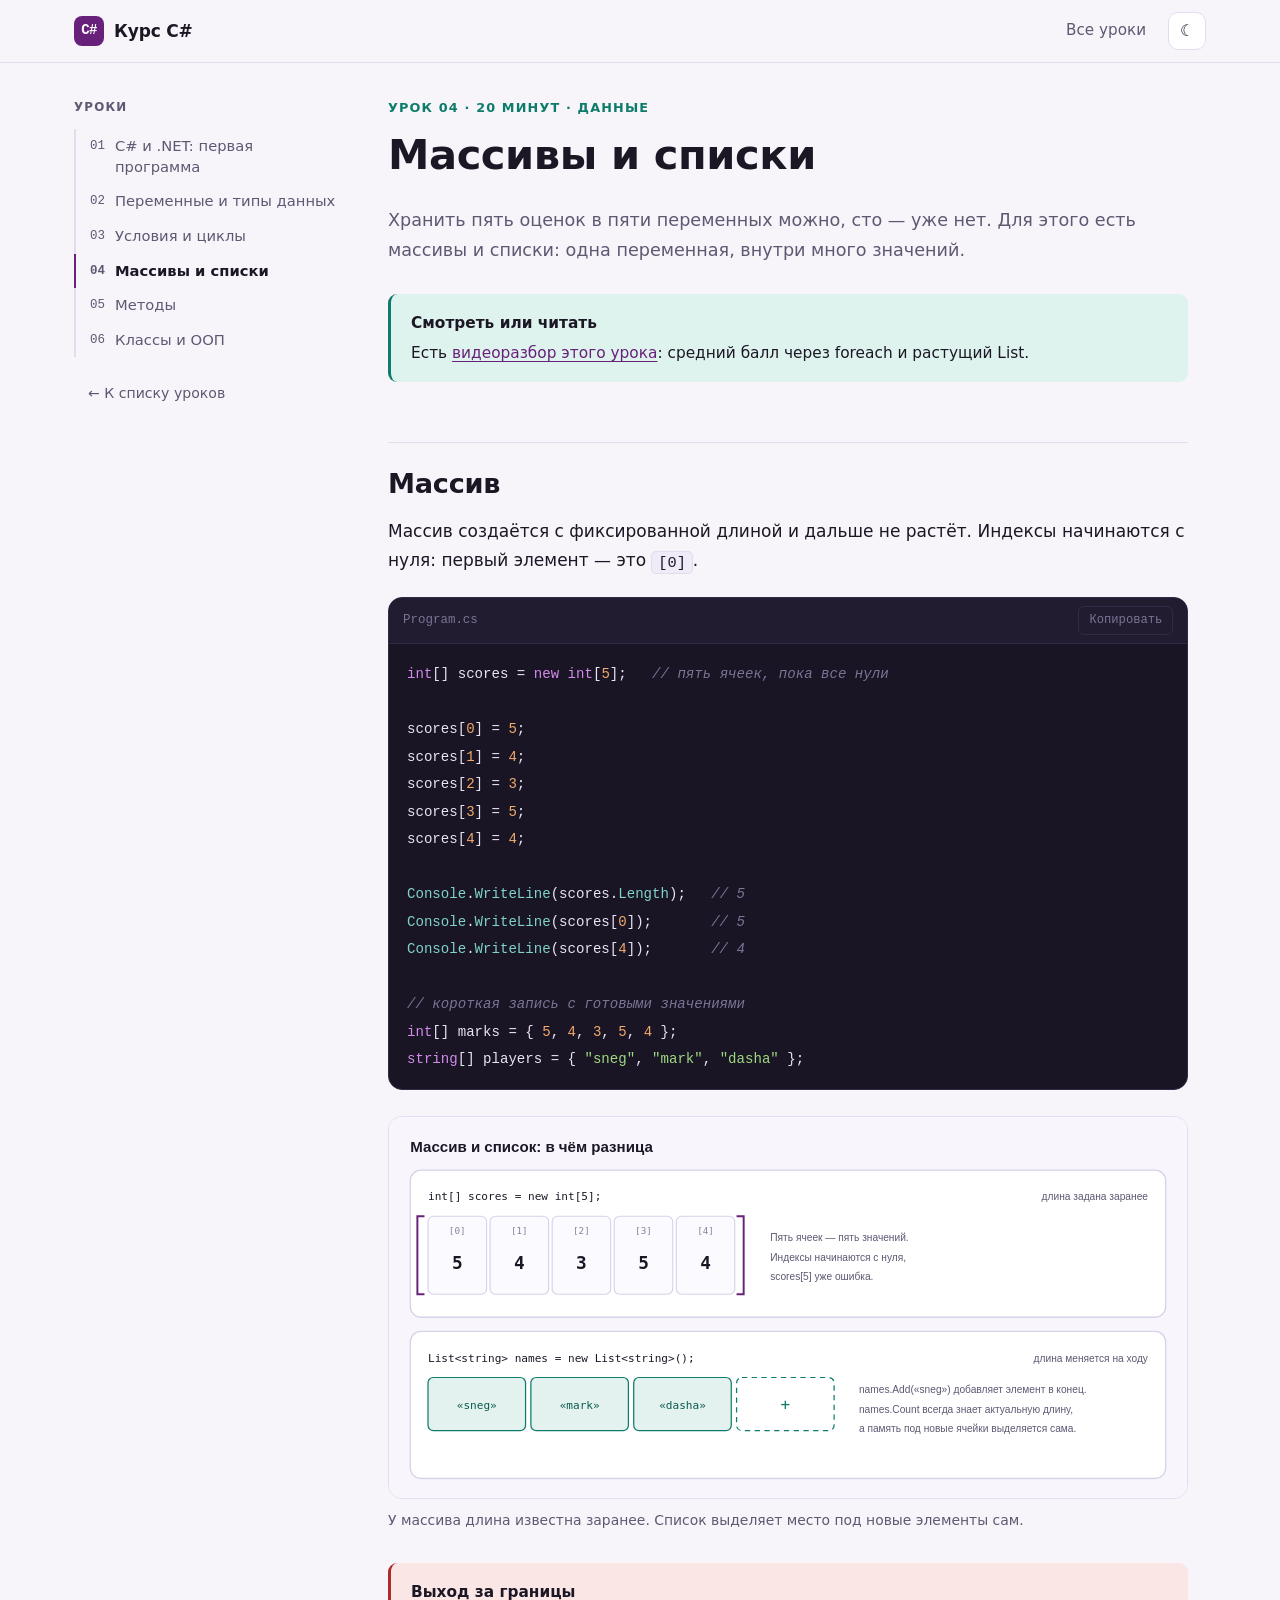
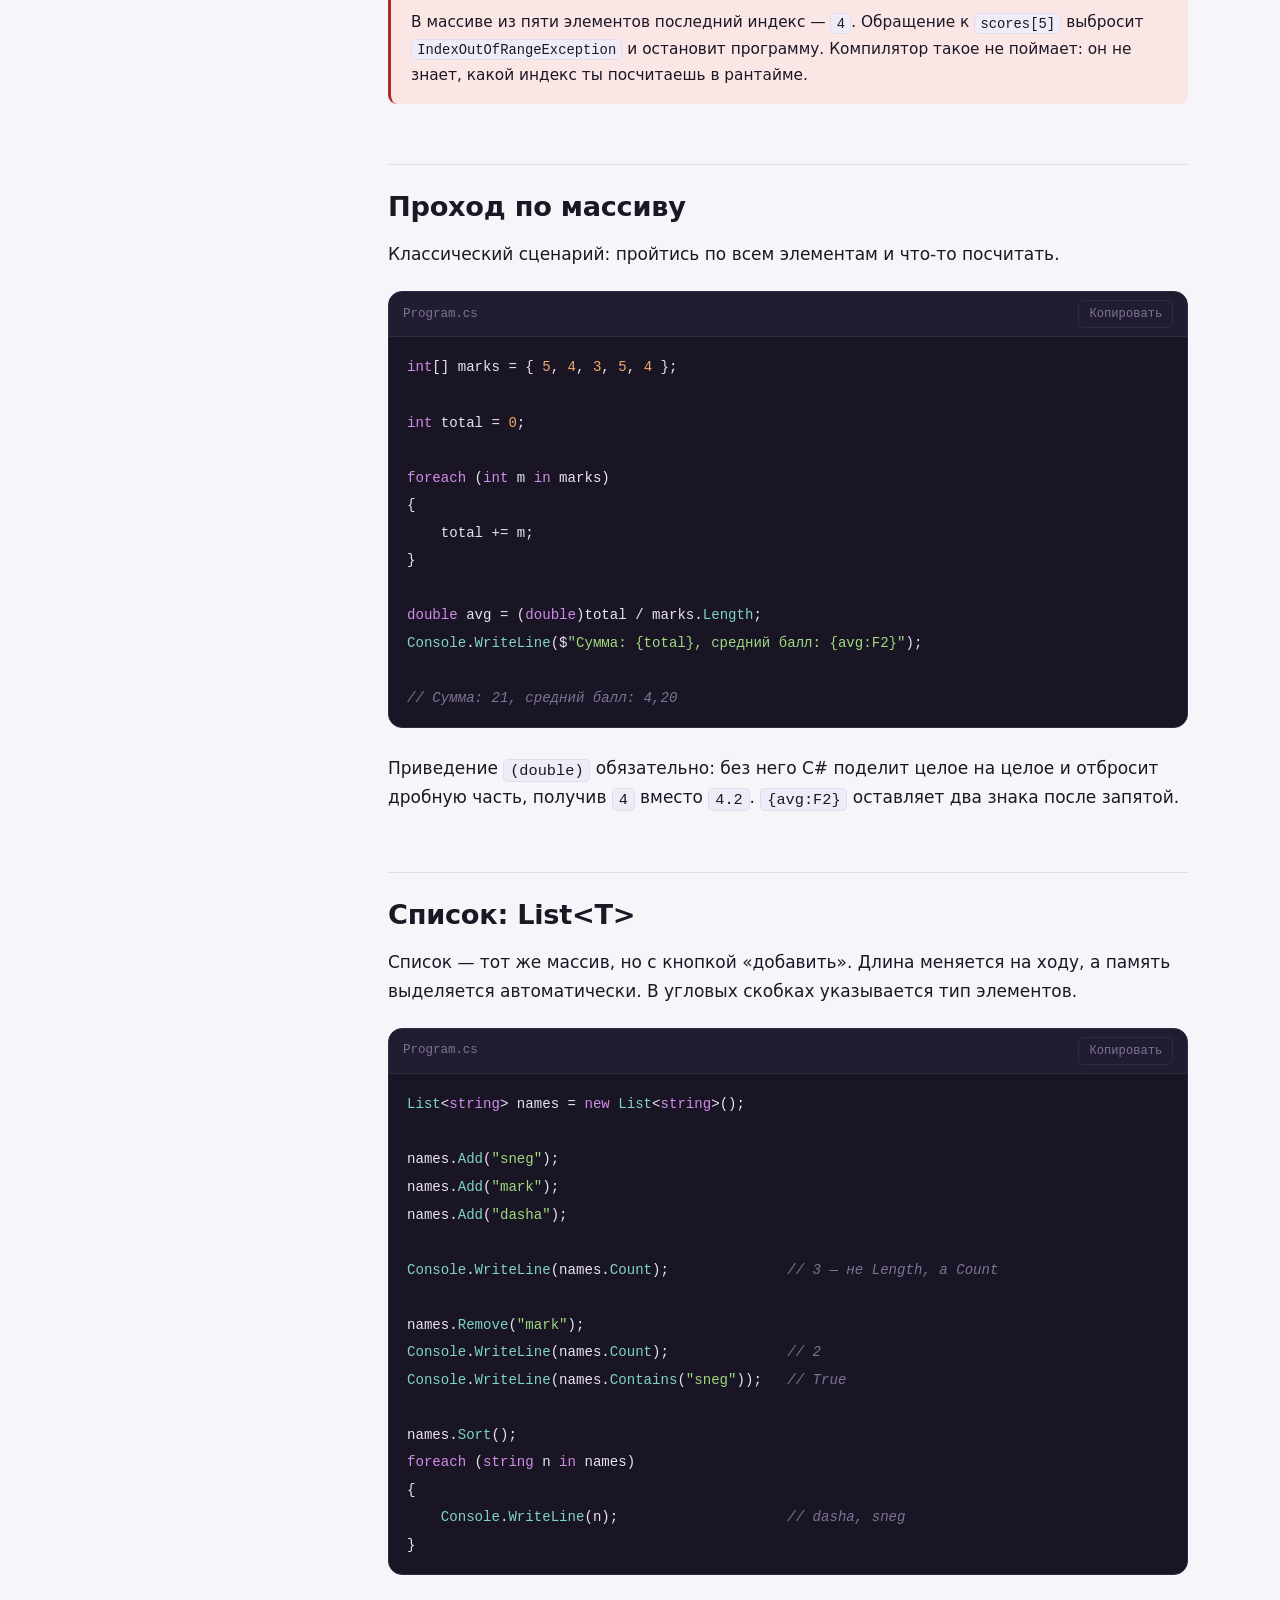
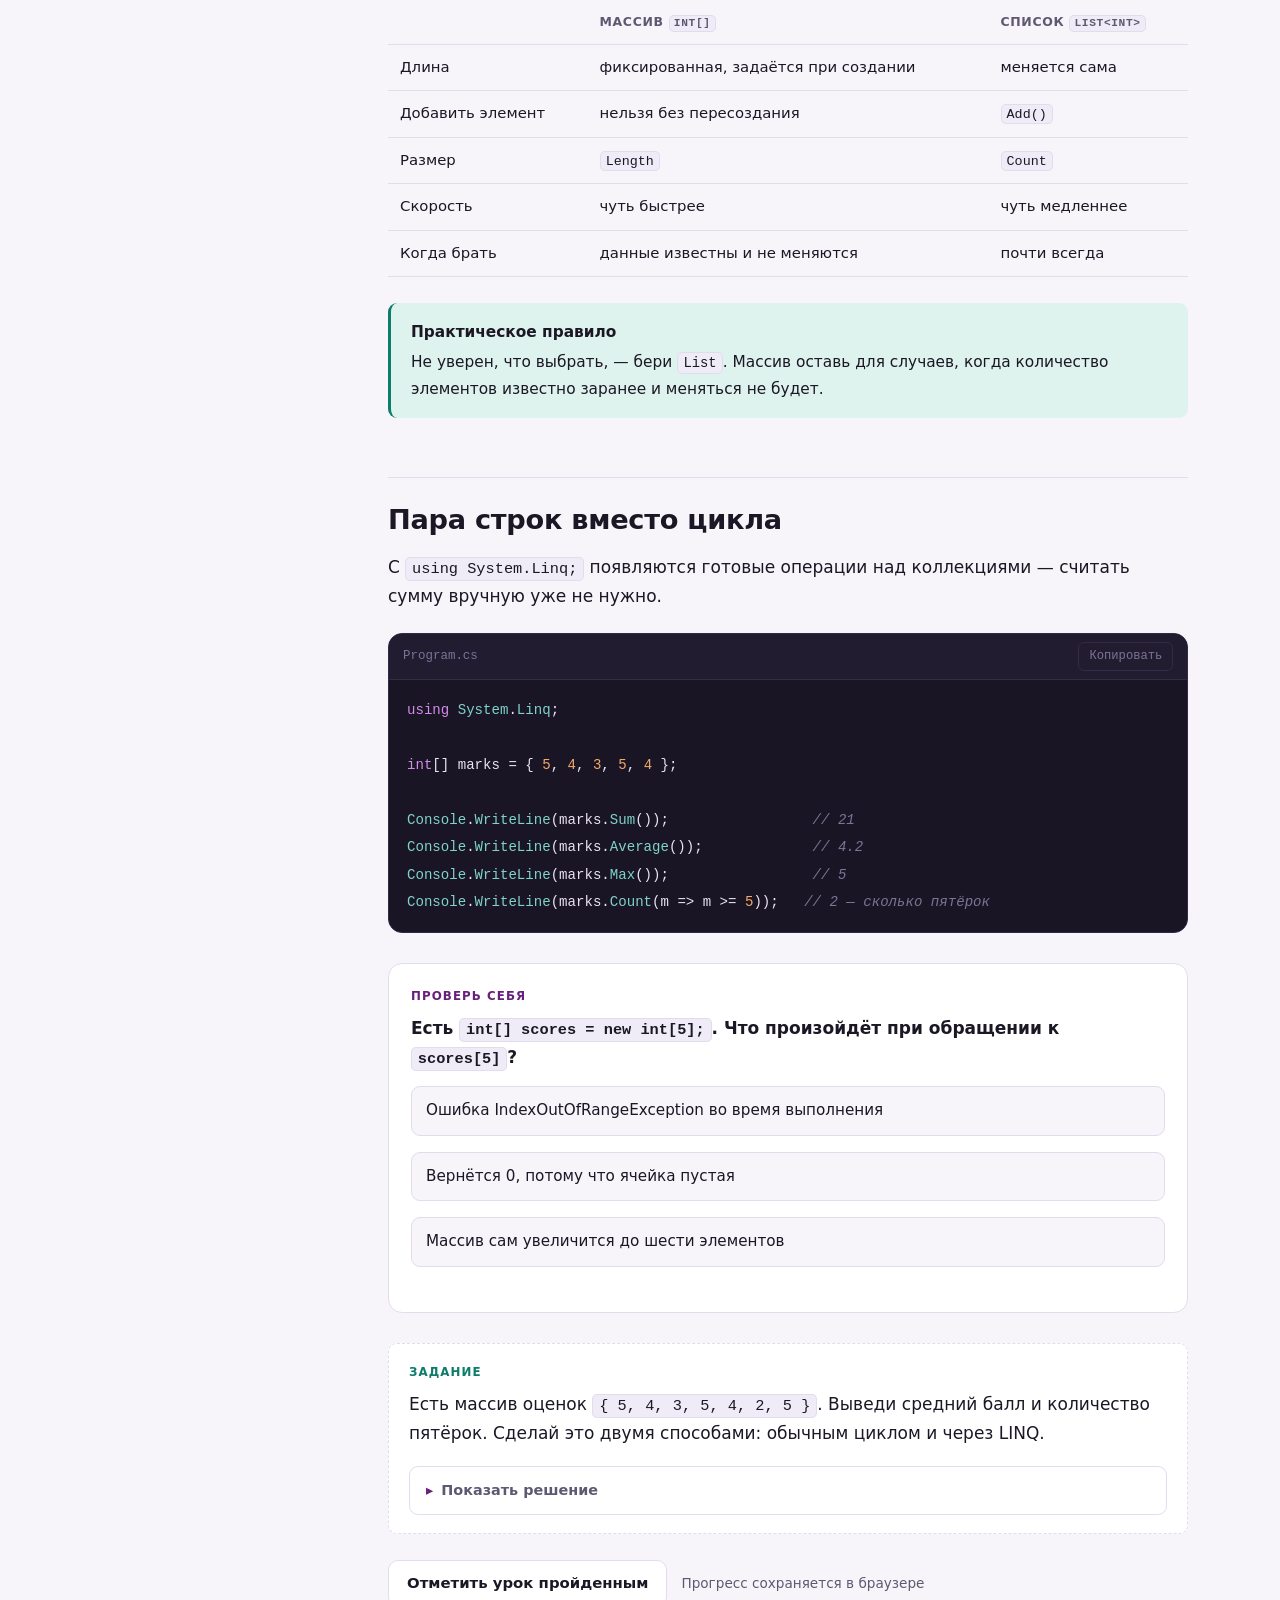
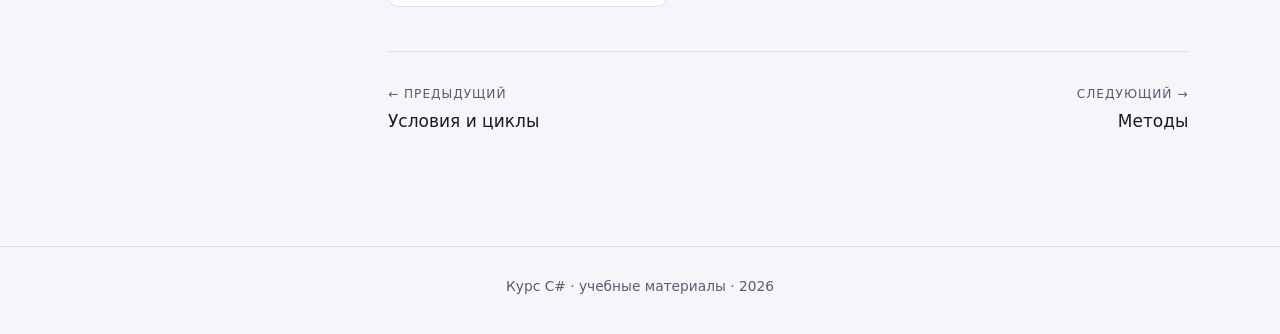
<file: lesson-04.html>
<!DOCTYPE html>
<html lang="ru" data-theme="light">
<head>
  <meta charset="utf-8">
  <meta name="viewport" content="width=device-width, initial-scale=1">
  <title>Урок 4. Массивы и списки — Курс C#</title>
  <meta name="description" content="Массивы фиксированной длины, List&lt;T&gt;, индексы, foreach, LINQ: Sum, Average, Max, Count.">
  <link rel="stylesheet" href="assets/css/style.css">
  <script>
    try {
      var t = localStorage.getItem("cs-course-theme");
      if (!t) t = window.matchMedia("(prefers-color-scheme: dark)").matches ? "dark" : "light";
      document.documentElement.setAttribute("data-theme", t);
    } catch (e) {}
  </script>
</head>
<body>

  <div class="readbar" id="readbar"></div>

  <header class="topbar">
    <div class="topbar__inner">
      <a class="brand" href="index.html"><span class="brand__mark">C#</span> Курс C#</a>
      <span class="topbar__spacer"></span>
      <a class="topbar__link" href="index.html">Все уроки</a>
      <button class="icon-btn" type="button" data-theme-toggle aria-label="Переключить тему" title="Тема">☾</button>
    </div>
  </header>

  <main class="lesson-layout">
    <aside class="sidebar">
      <p class="sidebar__title">Уроки</p>
      <ol id="sidebar-list"></ol>
      <a class="sidebar__back" href="index.html">← К списку уроков</a>
    </aside>

    <article class="lesson">
      <p class="eyebrow">Урок 04 · 20 минут · данные</p>
      <h1>Массивы и списки</h1>
      <p class="lead">Хранить пять оценок в пяти переменных можно, сто — уже нет. Для этого есть массивы и списки: одна переменная, внутри много значений.</p>

      <div class="callout callout--tip">
        <strong>Смотреть или читать</strong>
        Есть <a href="video-04.html">видеоразбор этого урока</a>: средний балл через foreach и растущий List.
      </div>

      <h2>Массив</h2>
      <p>Массив создаётся с фиксированной длиной и дальше не растёт. Индексы начинаются с нуля: первый элемент — это <code>[0]</code>.</p>

      <div class="code">
        <div class="code__bar"><span>Program.cs</span><button class="code__copy" type="button" data-copy>Копировать</button></div>
        <pre><code class="lang-cs">int[] scores = new int[5];   // пять ячеек, пока все нули

scores[0] = 5;
scores[1] = 4;
scores[2] = 3;
scores[3] = 5;
scores[4] = 4;

Console.WriteLine(scores.Length);   // 5
Console.WriteLine(scores[0]);       // 5
Console.WriteLine(scores[4]);       // 4

// короткая запись с готовыми значениями
int[] marks = { 5, 4, 3, 5, 4 };
string[] players = { "sneg", "mark", "dasha" };</code></pre>
      </div>

      <figure class="figure">
        <img src="assets/img/arrays.svg" alt="Массив из пяти ячеек с индексами от нуля и список, куда можно добавлять элементы" width="900" height="430">
        <figcaption>У массива длина известна заранее. Список выделяет место под новые элементы сам.</figcaption>
      </figure>

      <div class="callout callout--danger">
        <strong>Выход за границы</strong>
        В массиве из пяти элементов последний индекс — <code>4</code>. Обращение к <code>scores[5]</code> выбросит <code>IndexOutOfRangeException</code> и остановит программу. Компилятор такое не поймает: он не знает, какой индекс ты посчитаешь в рантайме.
      </div>

      <h2>Проход по массиву</h2>
      <p>Классический сценарий: пройтись по всем элементам и что-то посчитать.</p>

      <div class="code">
        <div class="code__bar"><span>Program.cs</span><button class="code__copy" type="button" data-copy>Копировать</button></div>
        <pre><code class="lang-cs">int[] marks = { 5, 4, 3, 5, 4 };

int total = 0;

foreach (int m in marks)
{
    total += m;
}

double avg = (double)total / marks.Length;
Console.WriteLine($"Сумма: {total}, средний балл: {avg:F2}");

// Сумма: 21, средний балл: 4,20</code></pre>
      </div>

      <p>Приведение <code>(double)</code> обязательно: без него C# поделит целое на целое и отбросит дробную часть, получив <code>4</code> вместо <code>4.2</code>. <code>{avg:F2}</code> оставляет два знака после запятой.</p>

      <h2>Список: List&lt;T&gt;</h2>
      <p>Список — тот же массив, но с кнопкой «добавить». Длина меняется на ходу, а память выделяется автоматически. В угловых скобках указывается тип элементов.</p>

      <div class="code">
        <div class="code__bar"><span>Program.cs</span><button class="code__copy" type="button" data-copy>Копировать</button></div>
        <pre><code class="lang-cs">List&lt;string&gt; names = new List&lt;string&gt;();

names.Add("sneg");
names.Add("mark");
names.Add("dasha");

Console.WriteLine(names.Count);              // 3 — не Length, а Count

names.Remove("mark");
Console.WriteLine(names.Count);              // 2
Console.WriteLine(names.Contains("sneg"));   // True

names.Sort();
foreach (string n in names)
{
    Console.WriteLine(n);                    // dasha, sneg
}</code></pre>
      </div>

      <table>
        <thead>
          <tr><th></th><th>Массив <code>int[]</code></th><th>Список <code>List&lt;int&gt;</code></th></tr>
        </thead>
        <tbody>
          <tr><td>Длина</td><td>фиксированная, задаётся при создании</td><td>меняется сама</td></tr>
          <tr><td>Добавить элемент</td><td>нельзя без пересоздания</td><td><code>Add()</code></td></tr>
          <tr><td>Размер</td><td><code>Length</code></td><td><code>Count</code></td></tr>
          <tr><td>Скорость</td><td>чуть быстрее</td><td>чуть медленнее</td></tr>
          <tr><td>Когда брать</td><td>данные известны и не меняются</td><td>почти всегда</td></tr>
        </tbody>
      </table>

      <div class="callout callout--tip">
        <strong>Практическое правило</strong>
        Не уверен, что выбрать, — бери <code>List</code>. Массив оставь для случаев, когда количество элементов известно заранее и меняться не будет.
      </div>

      <h2>Пара строк вместо цикла</h2>
      <p>С <code>using System.Linq;</code> появляются готовые операции над коллекциями — считать сумму вручную уже не нужно.</p>

      <div class="code">
        <div class="code__bar"><span>Program.cs</span><button class="code__copy" type="button" data-copy>Копировать</button></div>
        <pre><code class="lang-cs">using System.Linq;

int[] marks = { 5, 4, 3, 5, 4 };

Console.WriteLine(marks.Sum());                 // 21
Console.WriteLine(marks.Average());             // 4.2
Console.WriteLine(marks.Max());                 // 5
Console.WriteLine(marks.Count(m =&gt; m &gt;= 5));   // 2 — сколько пятёрок</code></pre>
      </div>

      <div class="quiz" data-correct="0">
        <div class="quiz__label">Проверь себя</div>
        <div class="quiz__q">Есть <code>int[] scores = new int[5];</code>. Что произойдёт при обращении к <code>scores[5]</code>?</div>
        <ul class="quiz__opts">
          <li><button class="quiz__opt" type="button">Ошибка IndexOutOfRangeException во время выполнения</button></li>
          <li><button class="quiz__opt" type="button">Вернётся 0, потому что ячейка пустая</button></li>
          <li><button class="quiz__opt" type="button">Массив сам увеличится до шести элементов</button></li>
        </ul>
        <div class="quiz__result" data-explain="Индексы идут от 0 до Length - 1, то есть от 0 до 4. Пятый индекс уже за пределами массива, и CLR выбрасывает исключение прямо во время работы программы."></div>
      </div>

      <div class="task">
        <div class="task__label">Задание</div>
        <p>Есть массив оценок <code>{ 5, 4, 3, 5, 4, 2, 5 }</code>. Выведи средний балл и количество пятёрок. Сделай это двумя способами: обычным циклом и через LINQ.</p>

        <details class="solution">
          <summary>Показать решение</summary>
          <div class="solution__body">
            <div class="code">
              <div class="code__bar"><span>Циклом</span><button class="code__copy" type="button" data-copy>Копировать</button></div>
              <pre><code class="lang-cs">int[] marks = { 5, 4, 3, 5, 4, 2, 5 };

int sum = 0;
int fives = 0;

foreach (int m in marks)
{
    sum += m;
    if (m == 5) fives++;
}

Console.WriteLine($"Средний балл: {(double)sum / marks.Length:F2}");
Console.WriteLine($"Пятёрок: {fives}");</code></pre>
            </div>
            <div class="code">
              <div class="code__bar"><span>Через LINQ</span><button class="code__copy" type="button" data-copy>Копировать</button></div>
              <pre><code class="lang-cs">using System.Linq;

int[] marks = { 5, 4, 3, 5, 4, 2, 5 };

Console.WriteLine($"Средний балл: {marks.Average():F2}");
Console.WriteLine($"Пятёрок: {marks.Count(m =&gt; m == 5)}");</code></pre>
            </div>
          </div>
        </details>
      </div>

      <div class="done-row">
        <button class="btn-done" type="button" data-done="4">Отметить урок пройденным</button>
        <span class="done-hint">Прогресс сохраняется в браузере</span>
      </div>

      <nav class="lesson-nav" id="lesson-nav"></nav>
    </article>
  </main>

  <footer class="footer">Курс C# · учебные материалы · 2026</footer>

  <script src="assets/js/app.js"></script>
</body>
</html>
</file>
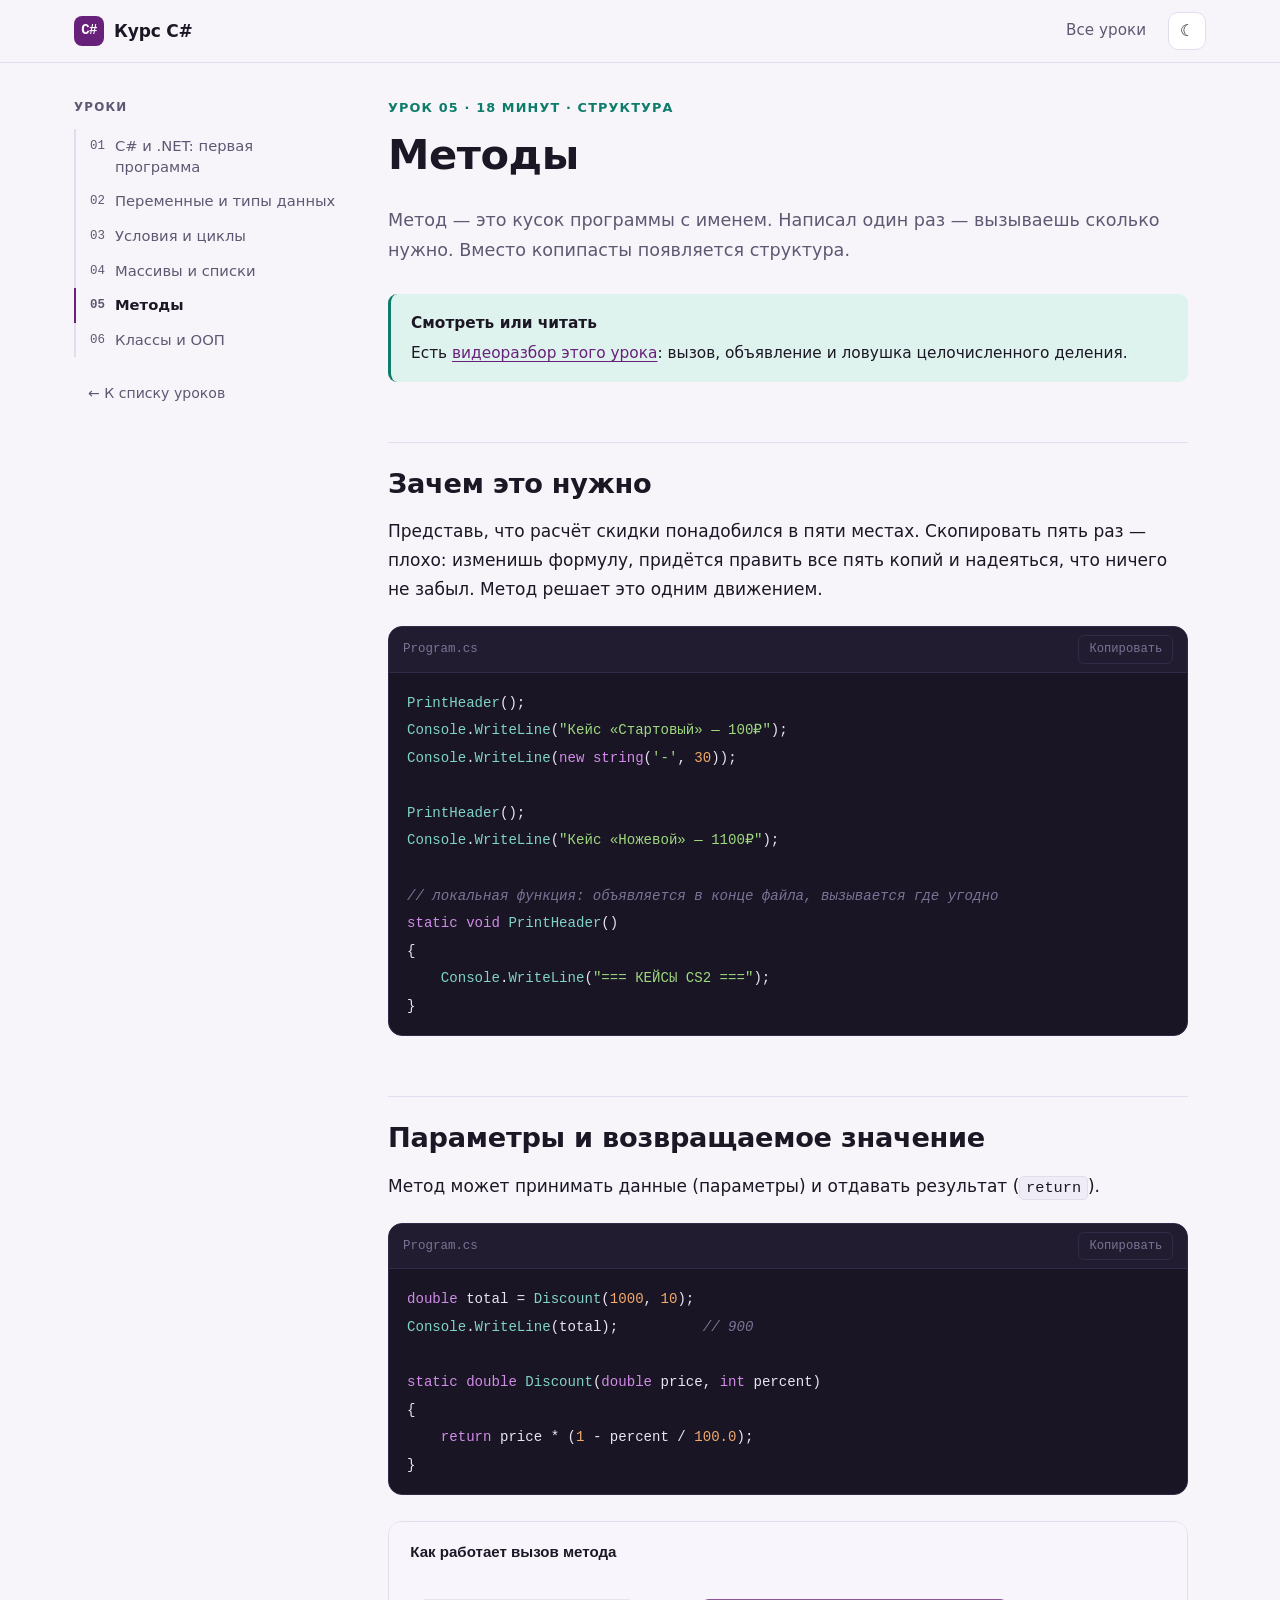
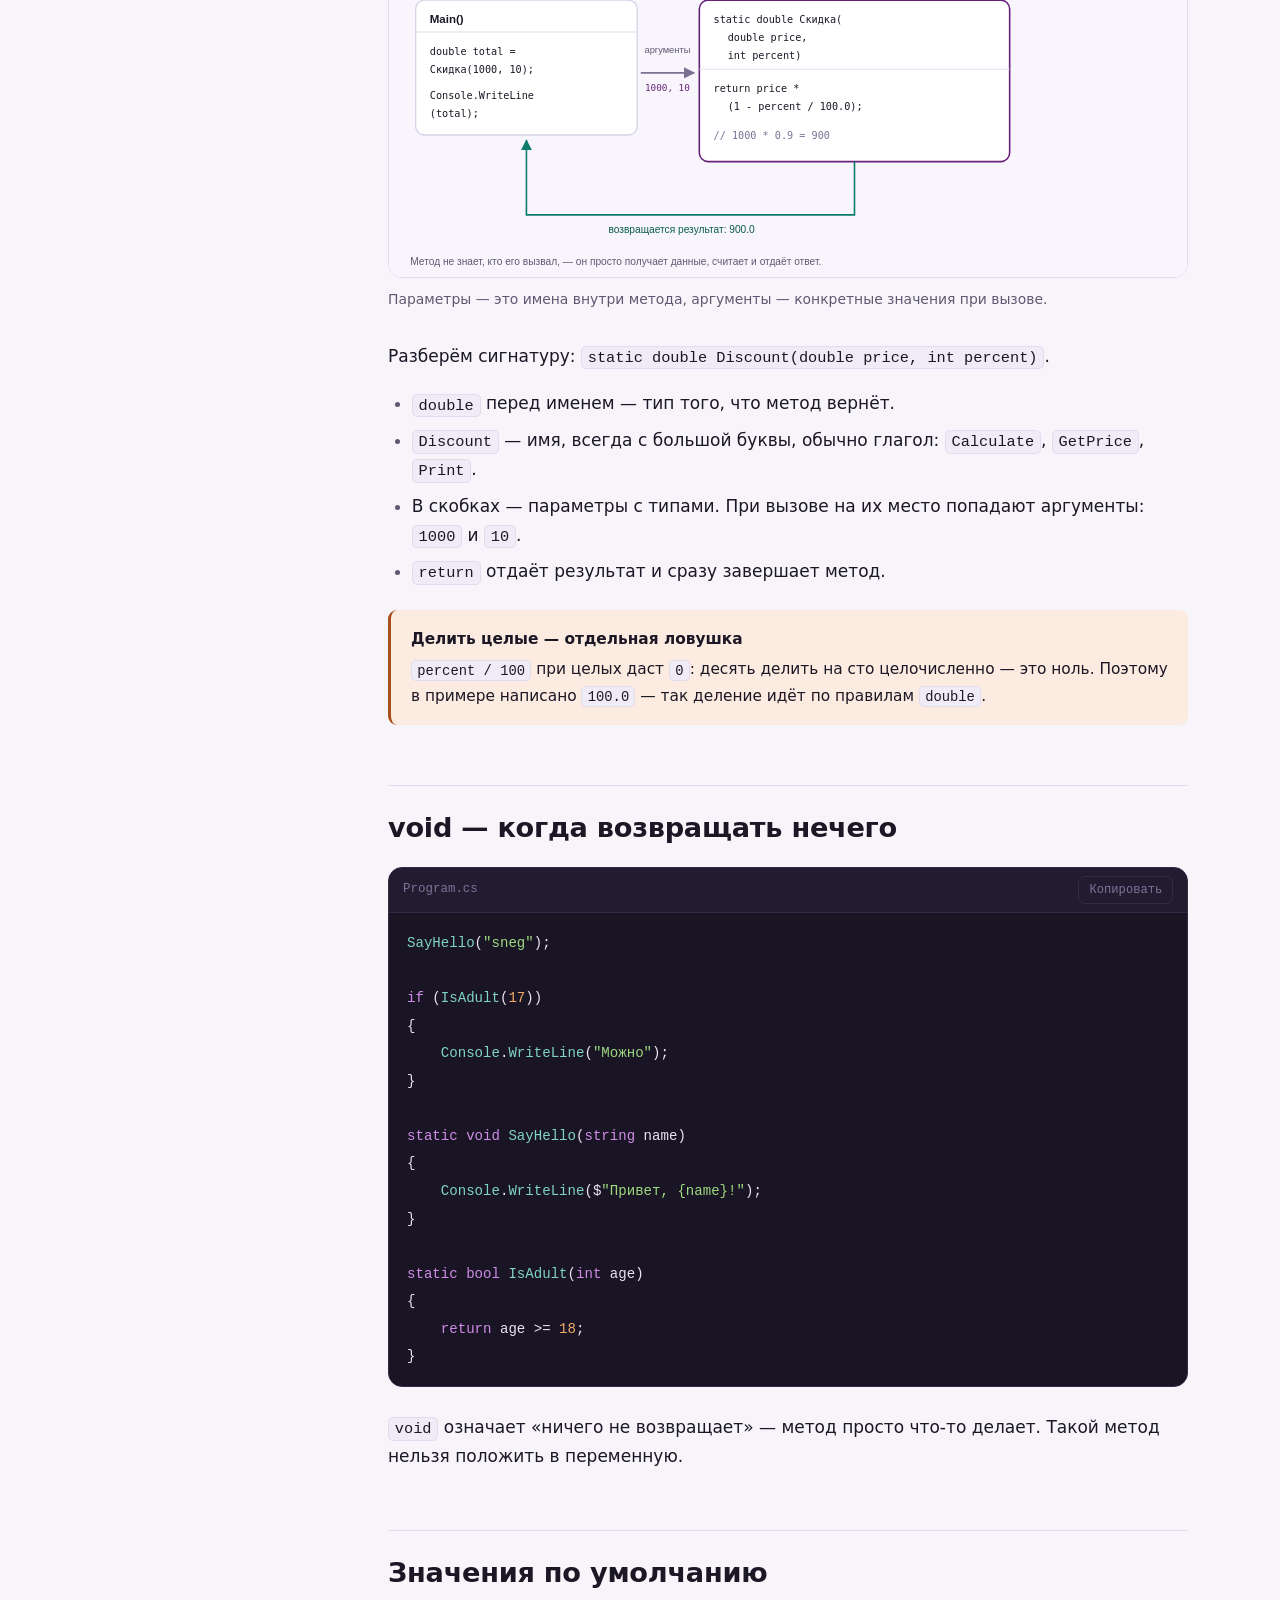
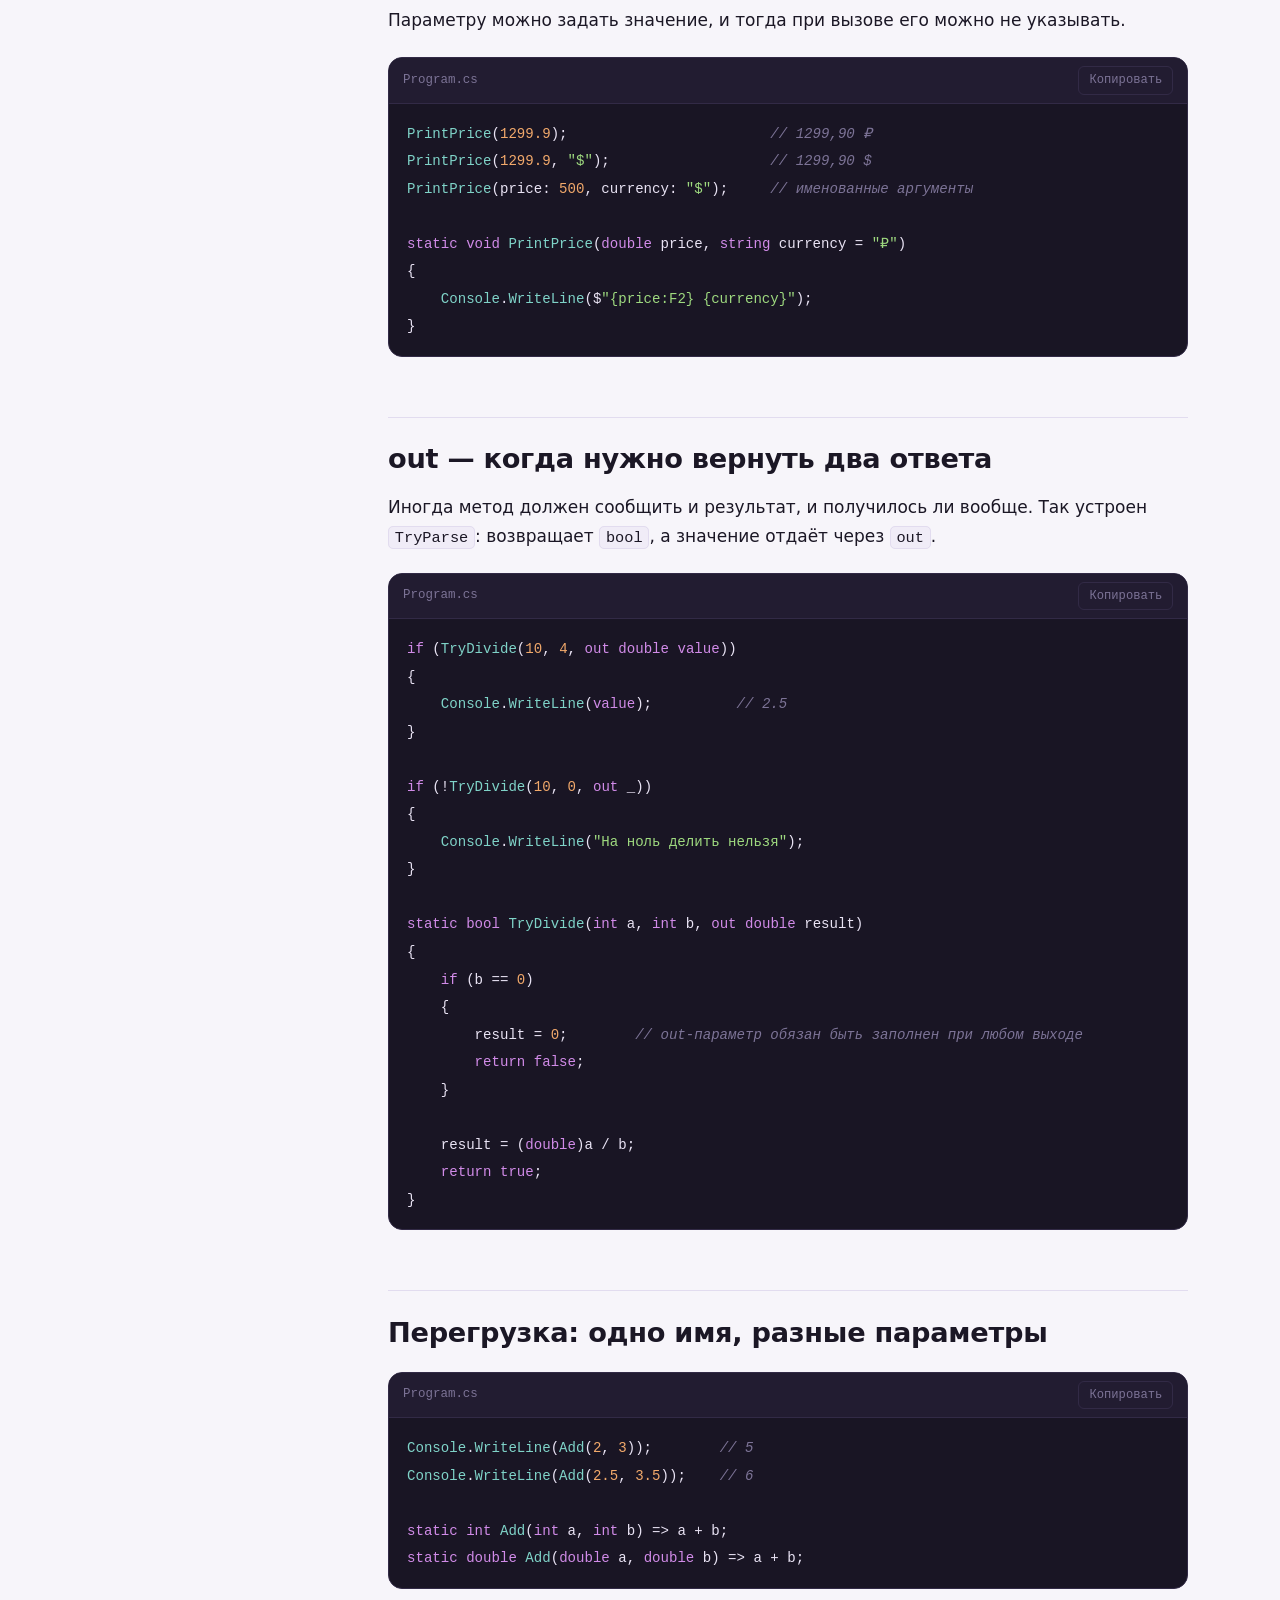
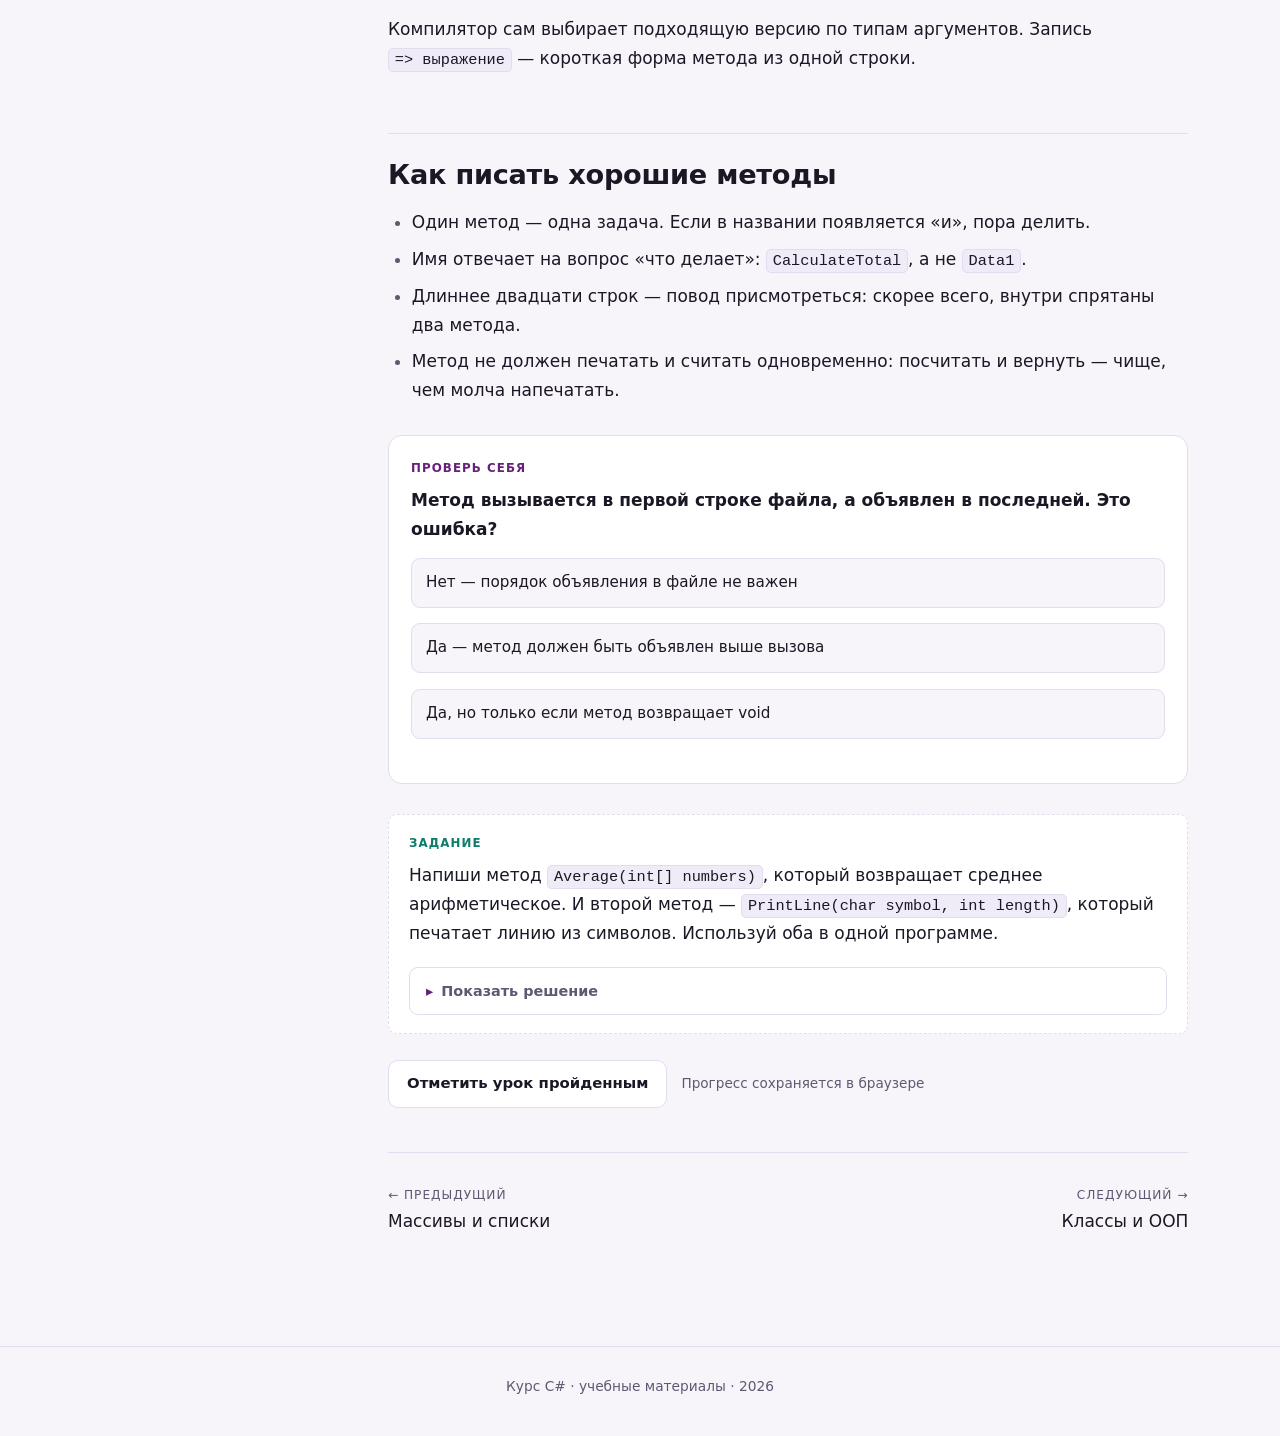
<file: lesson-05.html>
<!DOCTYPE html>
<html lang="ru" data-theme="light">
<head>
  <meta charset="utf-8">
  <meta name="viewport" content="width=device-width, initial-scale=1">
  <title>Урок 5. Методы — Курс C#</title>
  <meta name="description" content="Как объявлять методы, параметры и аргументы, void и return, значения по умолчанию, out, перегрузка.">
  <link rel="stylesheet" href="assets/css/style.css">
  <script>
    try {
      var t = localStorage.getItem("cs-course-theme");
      if (!t) t = window.matchMedia("(prefers-color-scheme: dark)").matches ? "dark" : "light";
      document.documentElement.setAttribute("data-theme", t);
    } catch (e) {}
  </script>
</head>
<body>

  <div class="readbar" id="readbar"></div>

  <header class="topbar">
    <div class="topbar__inner">
      <a class="brand" href="index.html"><span class="brand__mark">C#</span> Курс C#</a>
      <span class="topbar__spacer"></span>
      <a class="topbar__link" href="index.html">Все уроки</a>
      <button class="icon-btn" type="button" data-theme-toggle aria-label="Переключить тему" title="Тема">☾</button>
    </div>
  </header>

  <main class="lesson-layout">
    <aside class="sidebar">
      <p class="sidebar__title">Уроки</p>
      <ol id="sidebar-list"></ol>
      <a class="sidebar__back" href="index.html">← К списку уроков</a>
    </aside>

    <article class="lesson">
      <p class="eyebrow">Урок 05 · 18 минут · структура</p>
      <h1>Методы</h1>
      <p class="lead">Метод — это кусок программы с именем. Написал один раз — вызываешь сколько нужно. Вместо копипасты появляется структура.</p>

      <div class="callout callout--tip">
        <strong>Смотреть или читать</strong>
        Есть <a href="video-05.html">видеоразбор этого урока</a>: вызов, объявление и ловушка целочисленного деления.
      </div>

      <h2>Зачем это нужно</h2>
      <p>Представь, что расчёт скидки понадобился в пяти местах. Скопировать пять раз — плохо: изменишь формулу, придётся править все пять копий и надеяться, что ничего не забыл. Метод решает это одним движением.</p>

      <div class="code">
        <div class="code__bar"><span>Program.cs</span><button class="code__copy" type="button" data-copy>Копировать</button></div>
        <pre><code class="lang-cs">PrintHeader();
Console.WriteLine("Кейс «Стартовый» — 100₽");
Console.WriteLine(new string('-', 30));

PrintHeader();
Console.WriteLine("Кейс «Ножевой» — 1100₽");

// локальная функция: объявляется в конце файла, вызывается где угодно
static void PrintHeader()
{
    Console.WriteLine("=== КЕЙСЫ CS2 ===");
}</code></pre>
      </div>

      <h2>Параметры и возвращаемое значение</h2>
      <p>Метод может принимать данные (параметры) и отдавать результат (<code>return</code>).</p>

      <div class="code">
        <div class="code__bar"><span>Program.cs</span><button class="code__copy" type="button" data-copy>Копировать</button></div>
        <pre><code class="lang-cs">double total = Discount(1000, 10);
Console.WriteLine(total);          // 900

static double Discount(double price, int percent)
{
    return price * (1 - percent / 100.0);
}</code></pre>
      </div>

      <figure class="figure">
        <img src="assets/img/methods.svg" alt="Схема вызова метода: аргументы из Main уходят в параметры, результат возвращается обратно" width="900" height="400">
        <figcaption>Параметры — это имена внутри метода, аргументы — конкретные значения при вызове.</figcaption>
      </figure>

      <p>Разберём сигнатуру: <code>static double Discount(double price, int percent)</code>.</p>
      <ul>
        <li><code>double</code> перед именем — тип того, что метод вернёт.</li>
        <li><code>Discount</code> — имя, всегда с большой буквы, обычно глагол: <code>Calculate</code>, <code>GetPrice</code>, <code>Print</code>.</li>
        <li>В скобках — параметры с типами. При вызове на их место попадают аргументы: <code>1000</code> и <code>10</code>.</li>
        <li><code>return</code> отдаёт результат и сразу завершает метод.</li>
      </ul>

      <div class="callout callout--warn">
        <strong>Делить целые — отдельная ловушка</strong>
        <code>percent / 100</code> при целых даст <code>0</code>: десять делить на сто целочисленно — это ноль. Поэтому в примере написано <code>100.0</code> — так деление идёт по правилам <code>double</code>.
      </div>

      <h2>void — когда возвращать нечего</h2>
      <div class="code">
        <div class="code__bar"><span>Program.cs</span><button class="code__copy" type="button" data-copy>Копировать</button></div>
        <pre><code class="lang-cs">SayHello("sneg");

if (IsAdult(17))
{
    Console.WriteLine("Можно");
}

static void SayHello(string name)
{
    Console.WriteLine($"Привет, {name}!");
}

static bool IsAdult(int age)
{
    return age >= 18;
}</code></pre>
      </div>

      <p><code>void</code> означает «ничего не возвращает» — метод просто что-то делает. Такой метод нельзя положить в переменную.</p>

      <h2>Значения по умолчанию</h2>
      <p>Параметру можно задать значение, и тогда при вызове его можно не указывать.</p>

      <div class="code">
        <div class="code__bar"><span>Program.cs</span><button class="code__copy" type="button" data-copy>Копировать</button></div>
        <pre><code class="lang-cs">PrintPrice(1299.9);                        // 1299,90 ₽
PrintPrice(1299.9, "$");                   // 1299,90 $
PrintPrice(price: 500, currency: "$");     // именованные аргументы

static void PrintPrice(double price, string currency = "₽")
{
    Console.WriteLine($"{price:F2} {currency}");
}</code></pre>
      </div>

      <h2>out — когда нужно вернуть два ответа</h2>
      <p>Иногда метод должен сообщить и результат, и получилось ли вообще. Так устроен <code>TryParse</code>: возвращает <code>bool</code>, а значение отдаёт через <code>out</code>.</p>

      <div class="code">
        <div class="code__bar"><span>Program.cs</span><button class="code__copy" type="button" data-copy>Копировать</button></div>
        <pre><code class="lang-cs">if (TryDivide(10, 4, out double value))
{
    Console.WriteLine(value);          // 2.5
}

if (!TryDivide(10, 0, out _))
{
    Console.WriteLine("На ноль делить нельзя");
}

static bool TryDivide(int a, int b, out double result)
{
    if (b == 0)
    {
        result = 0;        // out-параметр обязан быть заполнен при любом выходе
        return false;
    }

    result = (double)a / b;
    return true;
}</code></pre>
      </div>

      <h2>Перегрузка: одно имя, разные параметры</h2>
      <div class="code">
        <div class="code__bar"><span>Program.cs</span><button class="code__copy" type="button" data-copy>Копировать</button></div>
        <pre><code class="lang-cs">Console.WriteLine(Add(2, 3));        // 5
Console.WriteLine(Add(2.5, 3.5));    // 6

static int Add(int a, int b) => a + b;
static double Add(double a, double b) => a + b;</code></pre>
      </div>

      <p>Компилятор сам выбирает подходящую версию по типам аргументов. Запись <code>=&gt; выражение</code> — короткая форма метода из одной строки.</p>

      <h2>Как писать хорошие методы</h2>
      <ul>
        <li>Один метод — одна задача. Если в названии появляется «и», пора делить.</li>
        <li>Имя отвечает на вопрос «что делает»: <code>CalculateTotal</code>, а не <code>Data1</code>.</li>
        <li>Длиннее двадцати строк — повод присмотреться: скорее всего, внутри спрятаны два метода.</li>
        <li>Метод не должен печатать и считать одновременно: посчитать и вернуть — чище, чем молча напечатать.</li>
      </ul>

      <div class="quiz" data-correct="0">
        <div class="quiz__label">Проверь себя</div>
        <div class="quiz__q">Метод вызывается в первой строке файла, а объявлен в последней. Это ошибка?</div>
        <ul class="quiz__opts">
          <li><button class="quiz__opt" type="button">Нет — порядок объявления в файле не важен</button></li>
          <li><button class="quiz__opt" type="button">Да — метод должен быть объявлен выше вызова</button></li>
          <li><button class="quiz__opt" type="button">Да, но только если метод возвращает void</button></li>
        </ul>
        <div class="quiz__result" data-explain="Компилятор читает файл целиком перед выполнением, поэтому метод можно объявлять где угодно и вызывать до объявления. Это не скрипт, выполняющийся построчно."></div>
      </div>

      <div class="task">
        <div class="task__label">Задание</div>
        <p>Напиши метод <code>Average(int[] numbers)</code>, который возвращает среднее арифметическое. И второй метод — <code>PrintLine(char symbol, int length)</code>, который печатает линию из символов. Используй оба в одной программе.</p>

        <details class="solution">
          <summary>Показать решение</summary>
          <div class="solution__body">
            <div class="code">
              <div class="code__bar"><span>Program.cs</span><button class="code__copy" type="button" data-copy>Копировать</button></div>
              <pre><code class="lang-cs">int[] marks = { 5, 4, 3, 5, 4 };

PrintLine('=', 24);
Console.WriteLine($"Средний балл: {Average(marks):F2}");
PrintLine('=', 24);

static double Average(int[] numbers)
{
    if (numbers.Length == 0)
    {
        return 0;
    }

    int sum = 0;
    foreach (int n in numbers)
    {
        sum += n;
    }

    return (double)sum / numbers.Length;
}

static void PrintLine(char symbol, int length)
{
    Console.WriteLine(new string(symbol, length));
}</code></pre>
            </div>
            <p>Проверка на пустой массив — не паранойя: деление на ноль элементов уронило бы программу.</p>
          </div>
        </details>
      </div>

      <div class="done-row">
        <button class="btn-done" type="button" data-done="5">Отметить урок пройденным</button>
        <span class="done-hint">Прогресс сохраняется в браузере</span>
      </div>

      <nav class="lesson-nav" id="lesson-nav"></nav>
    </article>
  </main>

  <footer class="footer">Курс C# · учебные материалы · 2026</footer>

  <script src="assets/js/app.js"></script>
</body>
</html>
</file>
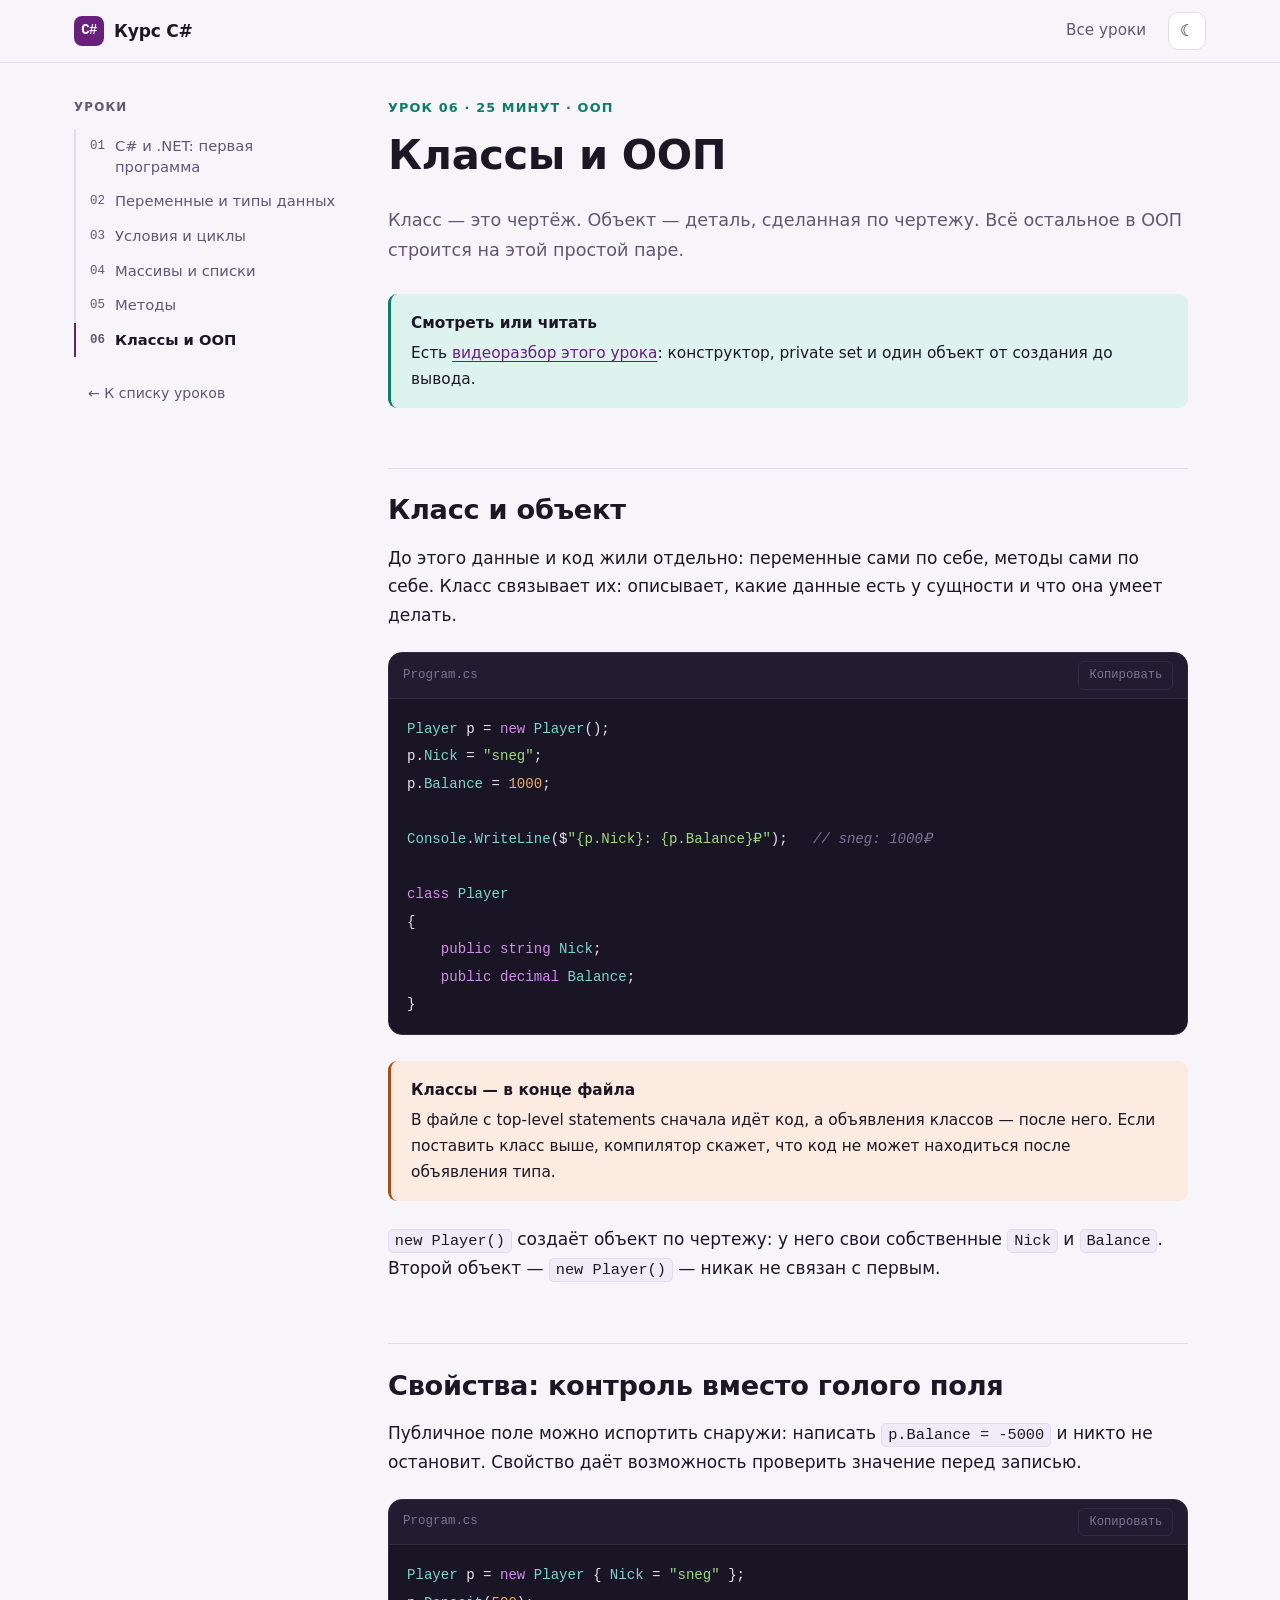
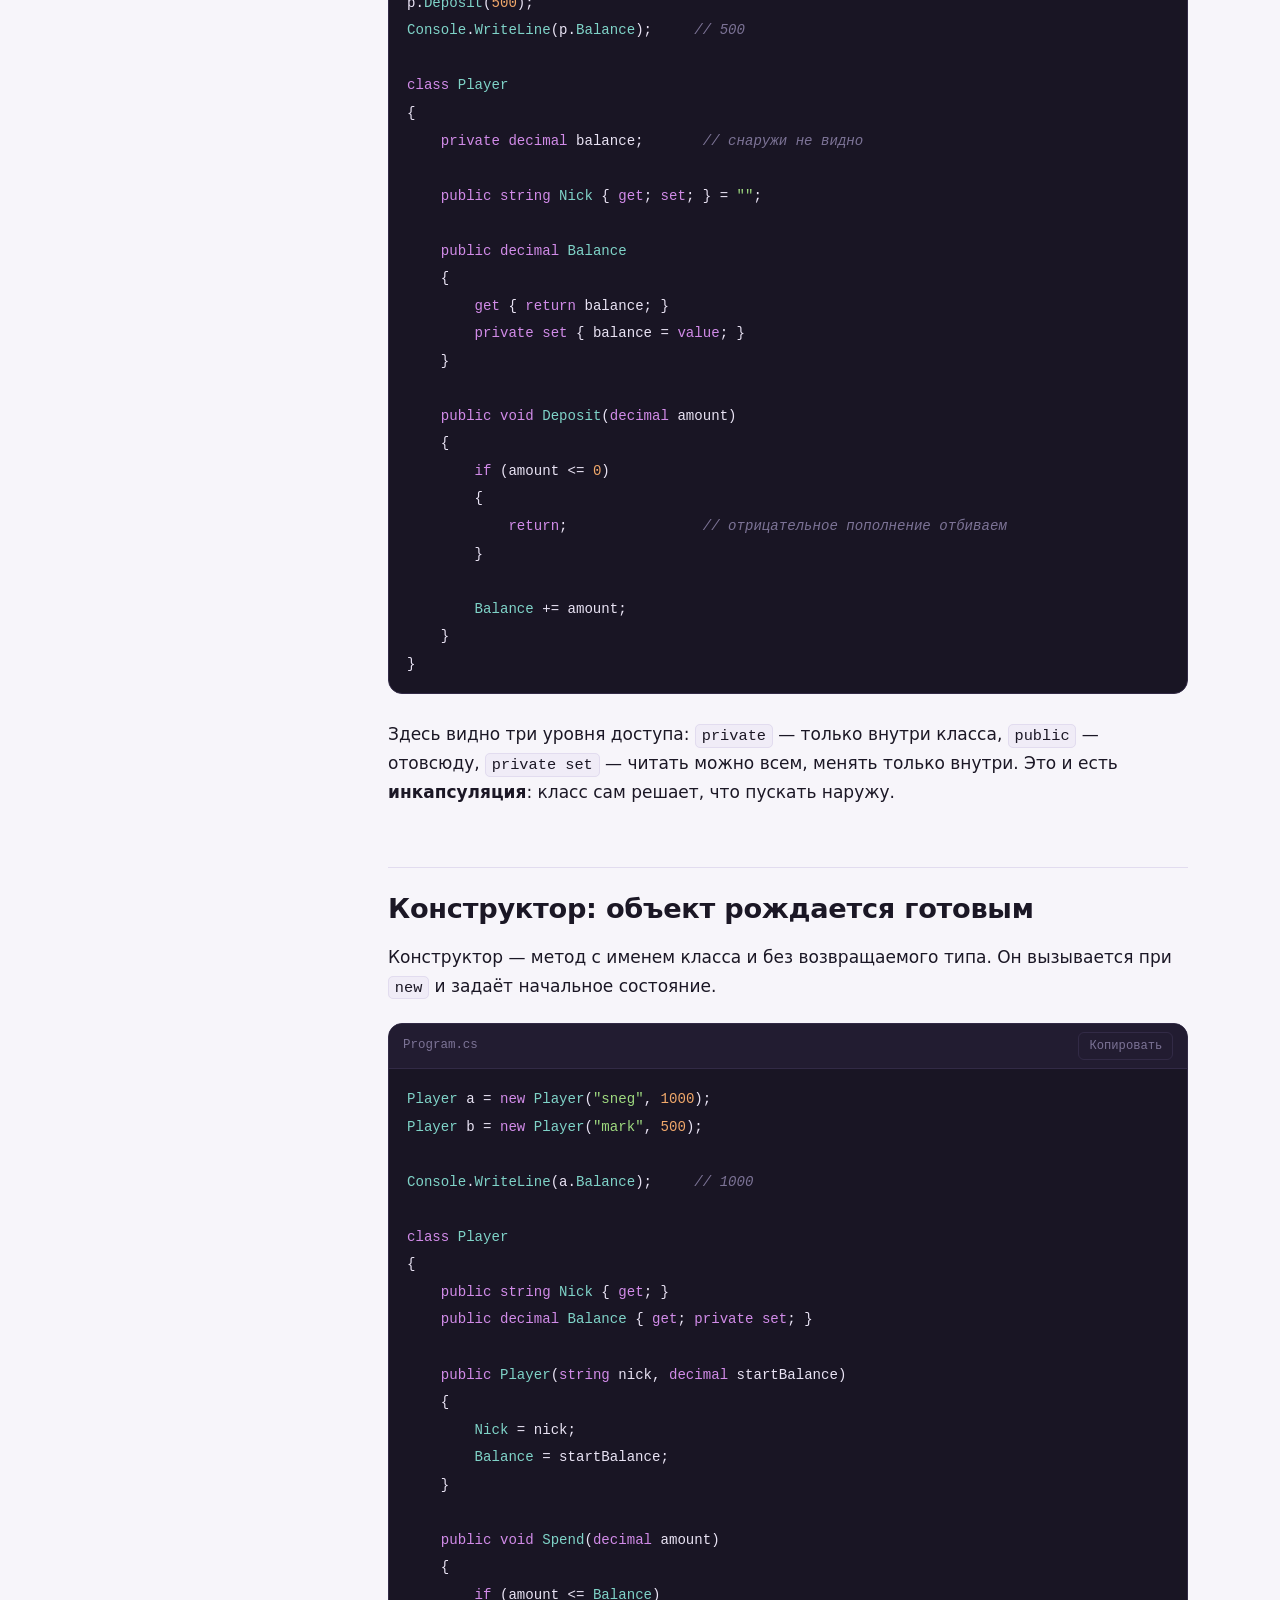
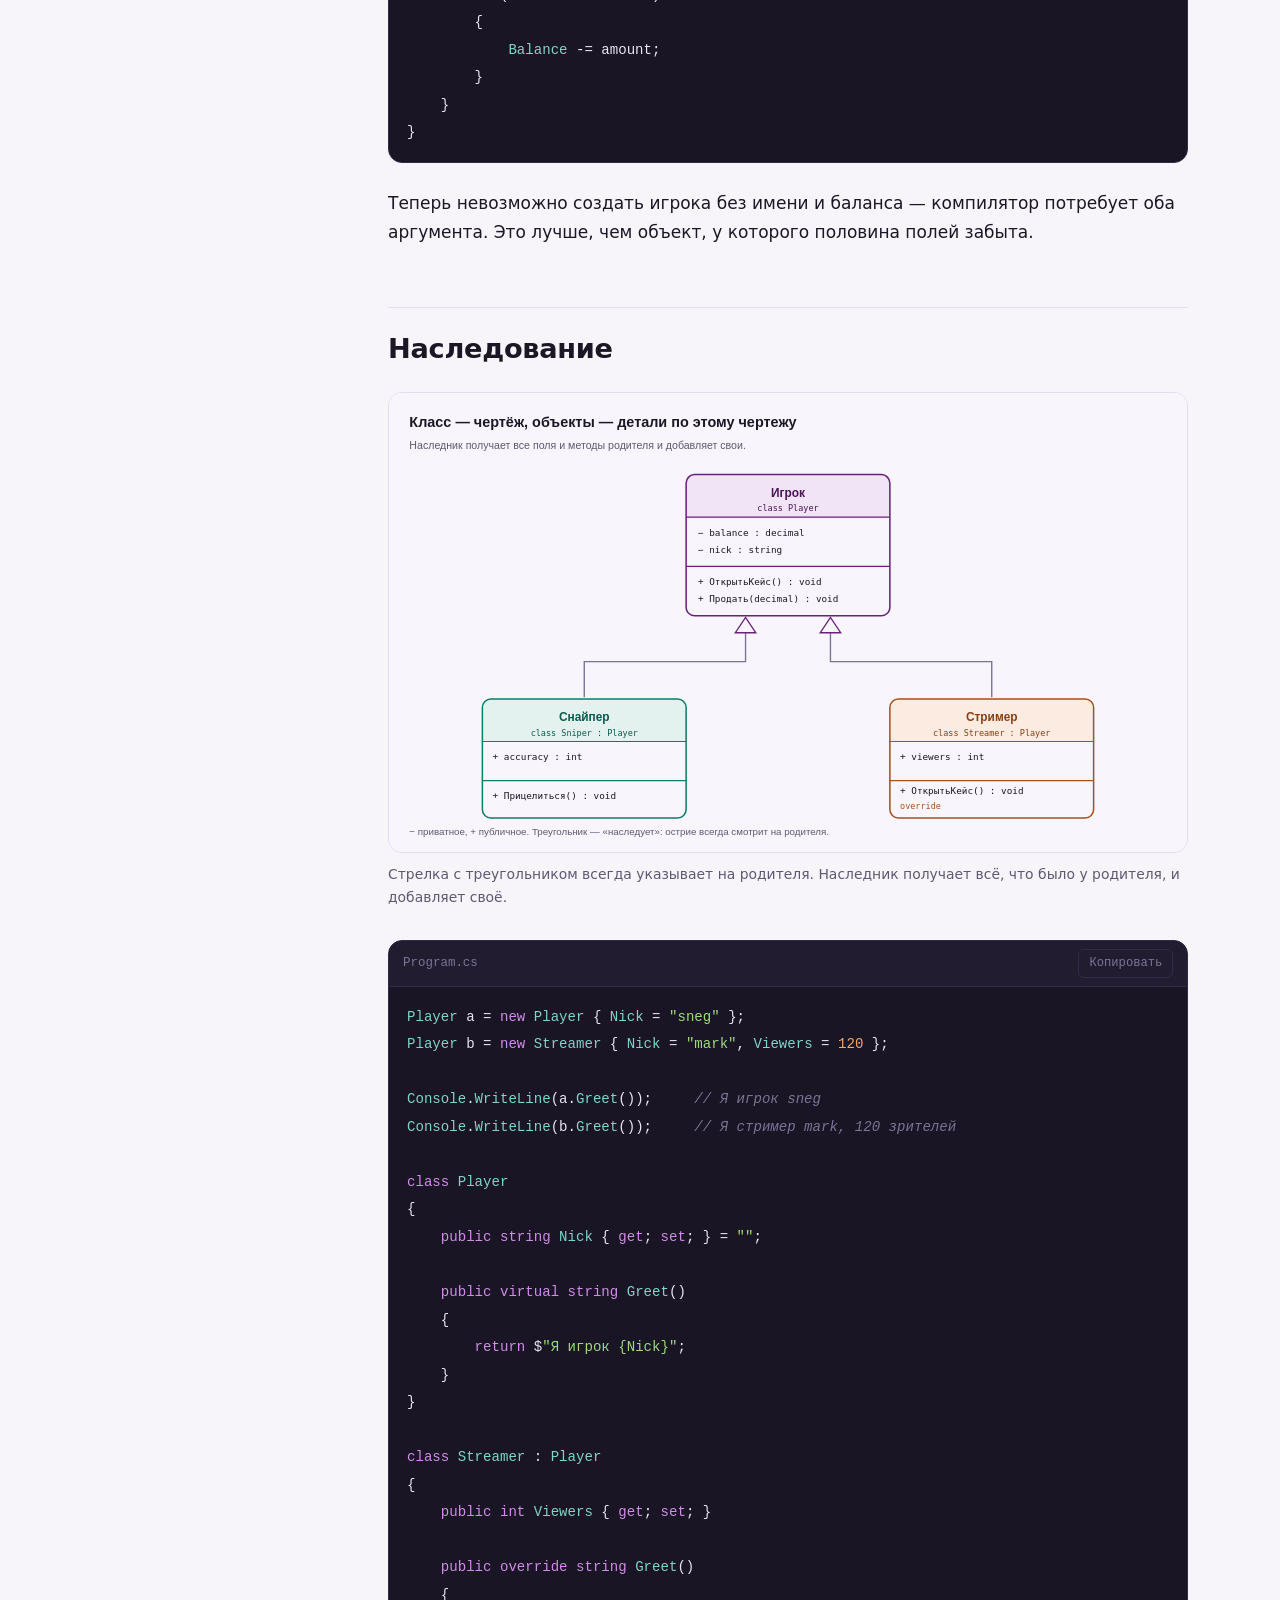
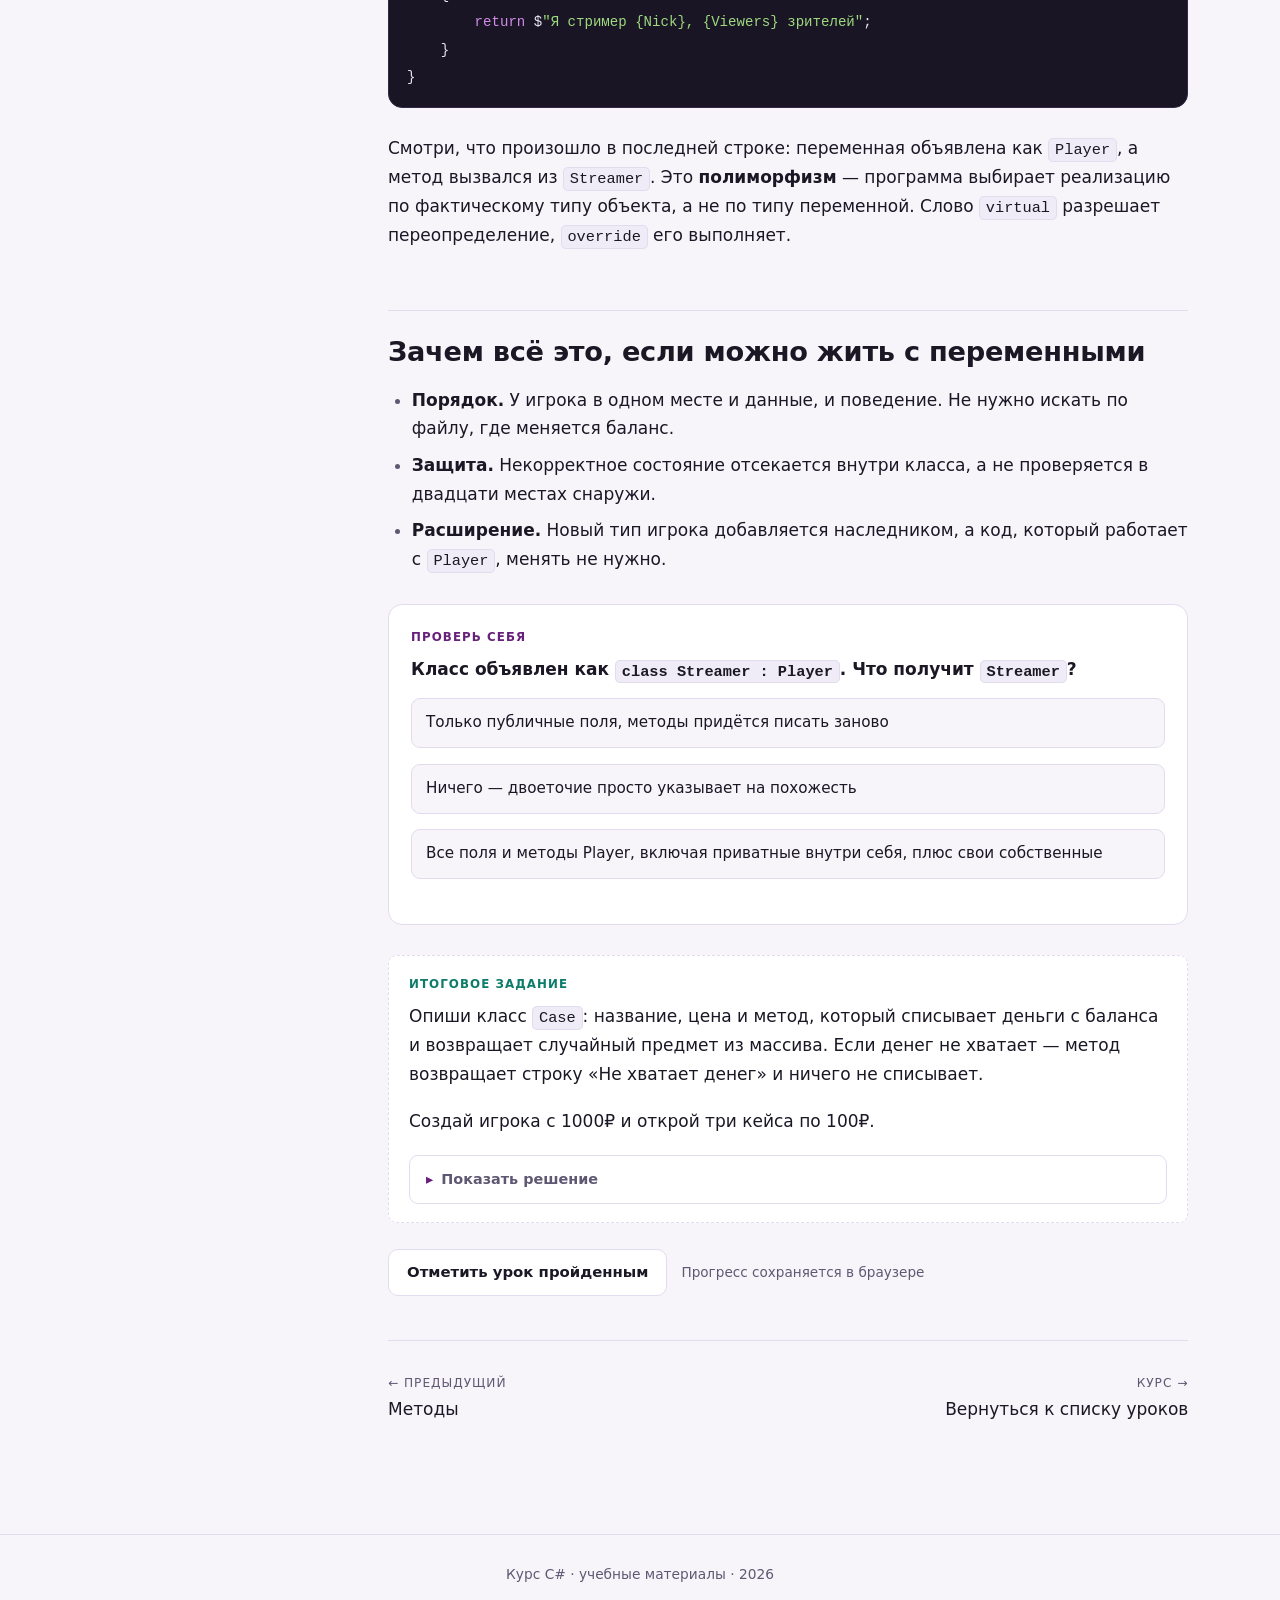
<file: lesson-06.html>
<!DOCTYPE html>
<html lang="ru" data-theme="light">
<head>
  <meta charset="utf-8">
  <meta name="viewport" content="width=device-width, initial-scale=1">
  <title>Урок 6. Классы и ООП — Курс C#</title>
  <meta name="description" content="Класс и объект, поля и свойства, конструктор, инкапсуляция, наследование, virtual и override.">
  <link rel="stylesheet" href="assets/css/style.css">
  <script>
    try {
      var t = localStorage.getItem("cs-course-theme");
      if (!t) t = window.matchMedia("(prefers-color-scheme: dark)").matches ? "dark" : "light";
      document.documentElement.setAttribute("data-theme", t);
    } catch (e) {}
  </script>
</head>
<body>

  <div class="readbar" id="readbar"></div>

  <header class="topbar">
    <div class="topbar__inner">
      <a class="brand" href="index.html"><span class="brand__mark">C#</span> Курс C#</a>
      <span class="topbar__spacer"></span>
      <a class="topbar__link" href="index.html">Все уроки</a>
      <button class="icon-btn" type="button" data-theme-toggle aria-label="Переключить тему" title="Тема">☾</button>
    </div>
  </header>

  <main class="lesson-layout">
    <aside class="sidebar">
      <p class="sidebar__title">Уроки</p>
      <ol id="sidebar-list"></ol>
      <a class="sidebar__back" href="index.html">← К списку уроков</a>
    </aside>

    <article class="lesson">
      <p class="eyebrow">Урок 06 · 25 минут · ООП</p>
      <h1>Классы и ООП</h1>
      <p class="lead">Класс — это чертёж. Объект — деталь, сделанная по чертежу. Всё остальное в ООП строится на этой простой паре.</p>

      <div class="callout callout--tip">
        <strong>Смотреть или читать</strong>
        Есть <a href="video-06.html">видеоразбор этого урока</a>: конструктор, private set и один объект от создания до вывода.
      </div>

      <h2>Класс и объект</h2>
      <p>До этого данные и код жили отдельно: переменные сами по себе, методы сами по себе. Класс связывает их: описывает, какие данные есть у сущности и что она умеет делать.</p>

      <div class="code">
        <div class="code__bar"><span>Program.cs</span><button class="code__copy" type="button" data-copy>Копировать</button></div>
        <pre><code class="lang-cs">Player p = new Player();
p.Nick = "sneg";
p.Balance = 1000;

Console.WriteLine($"{p.Nick}: {p.Balance}₽");   // sneg: 1000₽

class Player
{
    public string Nick;
    public decimal Balance;
}</code></pre>
      </div>

      <div class="callout callout--warn">
        <strong>Классы — в конце файла</strong>
        В файле с top-level statements сначала идёт код, а объявления классов — после него. Если поставить класс выше, компилятор скажет, что код не может находиться после объявления типа.
      </div>

      <p><code>new Player()</code> создаёт объект по чертежу: у него свои собственные <code>Nick</code> и <code>Balance</code>. Второй объект — <code>new Player()</code> — никак не связан с первым.</p>

      <h2>Свойства: контроль вместо голого поля</h2>
      <p>Публичное поле можно испортить снаружи: написать <code>p.Balance = -5000</code> и никто не остановит. Свойство даёт возможность проверить значение перед записью.</p>

      <div class="code">
        <div class="code__bar"><span>Program.cs</span><button class="code__copy" type="button" data-copy>Копировать</button></div>
        <pre><code class="lang-cs">Player p = new Player { Nick = "sneg" };
p.Deposit(500);
Console.WriteLine(p.Balance);     // 500

class Player
{
    private decimal balance;       // снаружи не видно

    public string Nick { get; set; } = "";

    public decimal Balance
    {
        get { return balance; }
        private set { balance = value; }
    }

    public void Deposit(decimal amount)
    {
        if (amount &lt;= 0)
        {
            return;                // отрицательное пополнение отбиваем
        }

        Balance += amount;
    }
}</code></pre>
      </div>

      <p>Здесь видно три уровня доступа: <code>private</code> — только внутри класса, <code>public</code> — отовсюду, <code>private set</code> — читать можно всем, менять только внутри. Это и есть <strong>инкапсуляция</strong>: класс сам решает, что пускать наружу.</p>

      <h2>Конструктор: объект рождается готовым</h2>
      <p>Конструктор — метод с именем класса и без возвращаемого типа. Он вызывается при <code>new</code> и задаёт начальное состояние.</p>

      <div class="code">
        <div class="code__bar"><span>Program.cs</span><button class="code__copy" type="button" data-copy>Копировать</button></div>
        <pre><code class="lang-cs">Player a = new Player("sneg", 1000);
Player b = new Player("mark", 500);

Console.WriteLine(a.Balance);     // 1000

class Player
{
    public string Nick { get; }
    public decimal Balance { get; private set; }

    public Player(string nick, decimal startBalance)
    {
        Nick = nick;
        Balance = startBalance;
    }

    public void Spend(decimal amount)
    {
        if (amount &lt;= Balance)
        {
            Balance -= amount;
        }
    }
}</code></pre>
      </div>

      <p>Теперь невозможно создать игрока без имени и баланса — компилятор потребует оба аргумента. Это лучше, чем объект, у которого половина полей забыта.</p>

      <h2>Наследование</h2>
      <figure class="figure">
        <img src="assets/img/oop.svg" alt="Схема классов: базовый класс Игрок и наследники Снайпер и Стример" width="940" height="540">
        <figcaption>Стрелка с треугольником всегда указывает на родителя. Наследник получает всё, что было у родителя, и добавляет своё.</figcaption>
      </figure>

      <div class="code">
        <div class="code__bar"><span>Program.cs</span><button class="code__copy" type="button" data-copy>Копировать</button></div>
        <pre><code class="lang-cs">Player a = new Player { Nick = "sneg" };
Player b = new Streamer { Nick = "mark", Viewers = 120 };

Console.WriteLine(a.Greet());     // Я игрок sneg
Console.WriteLine(b.Greet());     // Я стример mark, 120 зрителей

class Player
{
    public string Nick { get; set; } = "";

    public virtual string Greet()
    {
        return $"Я игрок {Nick}";
    }
}

class Streamer : Player
{
    public int Viewers { get; set; }

    public override string Greet()
    {
        return $"Я стример {Nick}, {Viewers} зрителей";
    }
}</code></pre>
      </div>

      <p>Смотри, что произошло в последней строке: переменная объявлена как <code>Player</code>, а метод вызвался из <code>Streamer</code>. Это <strong>полиморфизм</strong> — программа выбирает реализацию по фактическому типу объекта, а не по типу переменной. Слово <code>virtual</code> разрешает переопределение, <code>override</code> его выполняет.</p>

      <h2>Зачем всё это, если можно жить с переменными</h2>
      <ul>
        <li><strong>Порядок.</strong> У игрока в одном месте и данные, и поведение. Не нужно искать по файлу, где меняется баланс.</li>
        <li><strong>Защита.</strong> Некорректное состояние отсекается внутри класса, а не проверяется в двадцати местах снаружи.</li>
        <li><strong>Расширение.</strong> Новый тип игрока добавляется наследником, а код, который работает с <code>Player</code>, менять не нужно.</li>
      </ul>

      <div class="quiz" data-correct="2">
        <div class="quiz__label">Проверь себя</div>
        <div class="quiz__q">Класс объявлен как <code>class Streamer : Player</code>. Что получит <code>Streamer</code>?</div>
        <ul class="quiz__opts">
          <li><button class="quiz__opt" type="button">Только публичные поля, методы придётся писать заново</button></li>
          <li><button class="quiz__opt" type="button">Ничего — двоеточие просто указывает на похожесть</button></li>
          <li><button class="quiz__opt" type="button">Все поля и методы Player, включая приватные внутри себя, плюс свои собственные</button></li>
        </ul>
        <div class="quiz__result" data-explain="Наследник получает состояние и поведение родителя целиком. Приватные члены он не может вызывать напрямую, но они остаются частью объекта и работают через публичные методы родителя."></div>
      </div>

      <div class="task">
        <div class="task__label">Итоговое задание</div>
        <p>Опиши класс <code>Case</code>: название, цена и метод, который списывает деньги с баланса и возвращает случайный предмет из массива. Если денег не хватает — метод возвращает строку «Не хватает денег» и ничего не списывает.</p>
        <p>Создай игрока с 1000₽ и открой три кейса по 100₽.</p>

        <details class="solution">
          <summary>Показать решение</summary>
          <div class="solution__body">
            <div class="code">
              <div class="code__bar"><span>Program.cs</span><button class="code__copy" type="button" data-copy>Копировать</button></div>
              <pre><code class="lang-cs">decimal balance = 1000;
Case cheap = new Case("Стартовый", 100);

for (int i = 1; i &lt;= 3; i++)
{
    string drop = cheap.Open(ref balance);
    Console.WriteLine($"Открытие {i}: {drop}  (баланс: {balance}₽)");
}

// класс — после кода
class Case
{
    private static readonly Random rnd = new Random();
    private readonly string[] items = { "Бизон", "Лабиринт", "Ночной ужас" };

    public string Name { get; }
    public decimal Price { get; }

    public Case(string name, decimal price)
    {
        Name = name;
        Price = price;
    }

    public string Open(ref decimal balance)
    {
        if (balance &lt; Price)
        {
            return "Не хватает денег";
        }

        balance -= Price;
        return items[rnd.Next(items.Length)];
    }
}</code></pre>
            </div>
            <p>Ключ <code>ref</code> позволяет методу изменить баланс вызывающего кода — иначе он работал бы с копией значения. <code>static readonly Random</code> создаётся один раз на весь класс: если делать <code>new Random()</code> при каждом вызове, числа начнут повторяться.</p>
          </div>
        </details>
      </div>

      <div class="done-row">
        <button class="btn-done" type="button" data-done="6">Отметить урок пройденным</button>
        <span class="done-hint">Прогресс сохраняется в браузере</span>
      </div>

      <nav class="lesson-nav" id="lesson-nav"></nav>
    </article>
  </main>

  <footer class="footer">Курс C# · учебные материалы · 2026</footer>

  <script src="assets/js/app.js"></script>
</body>
</html>
</file>
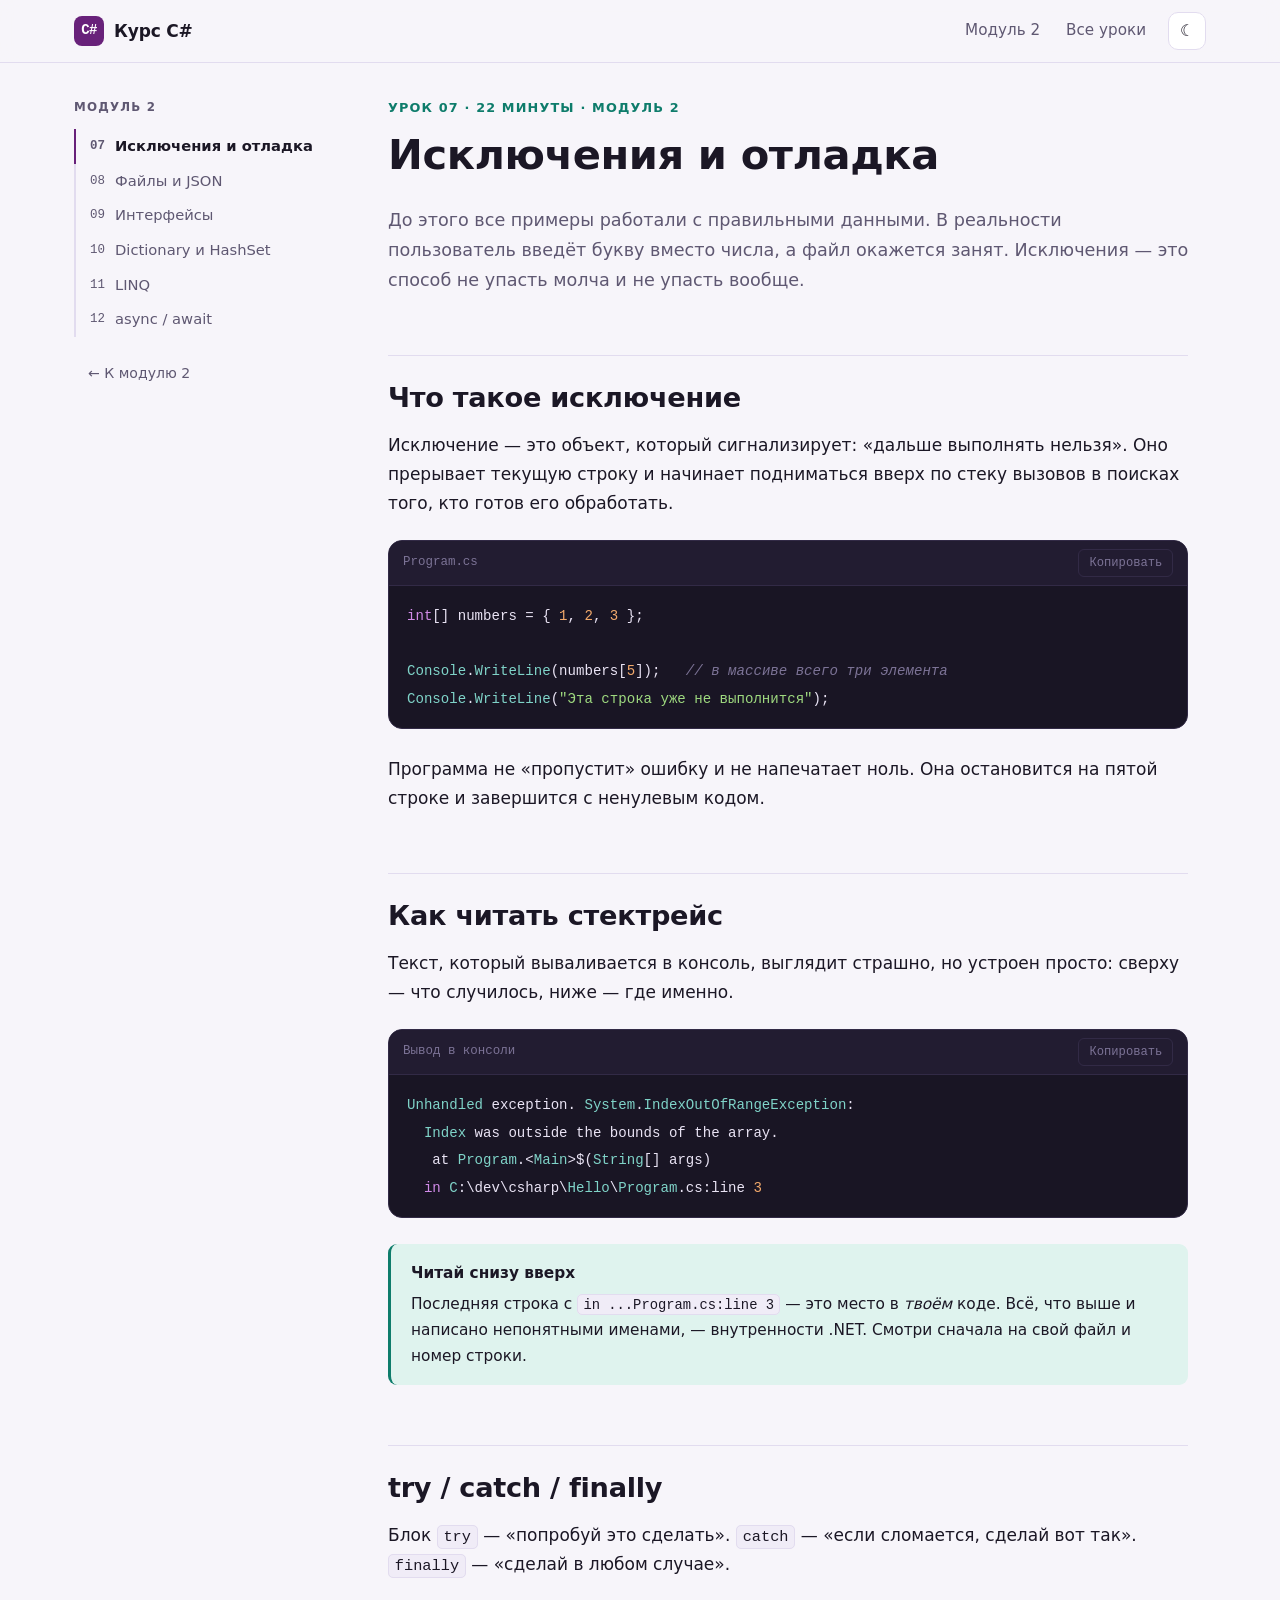
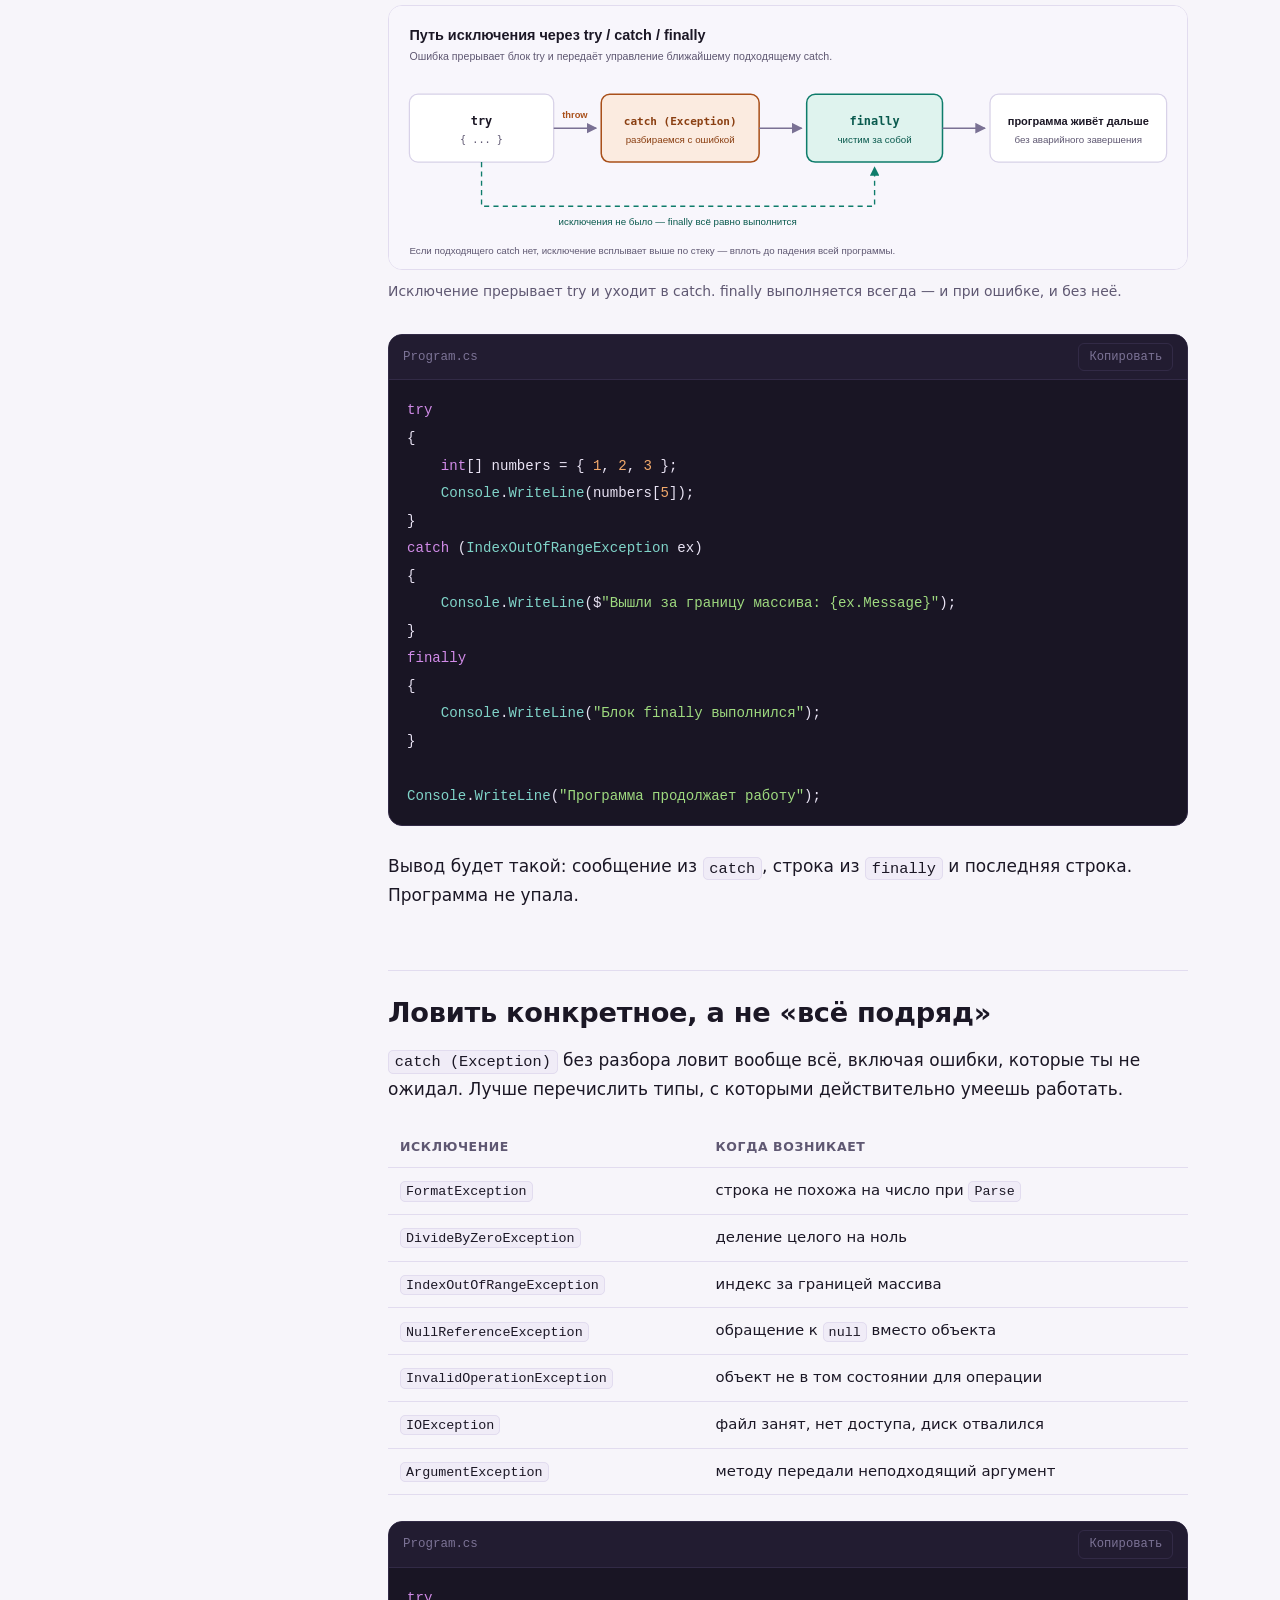
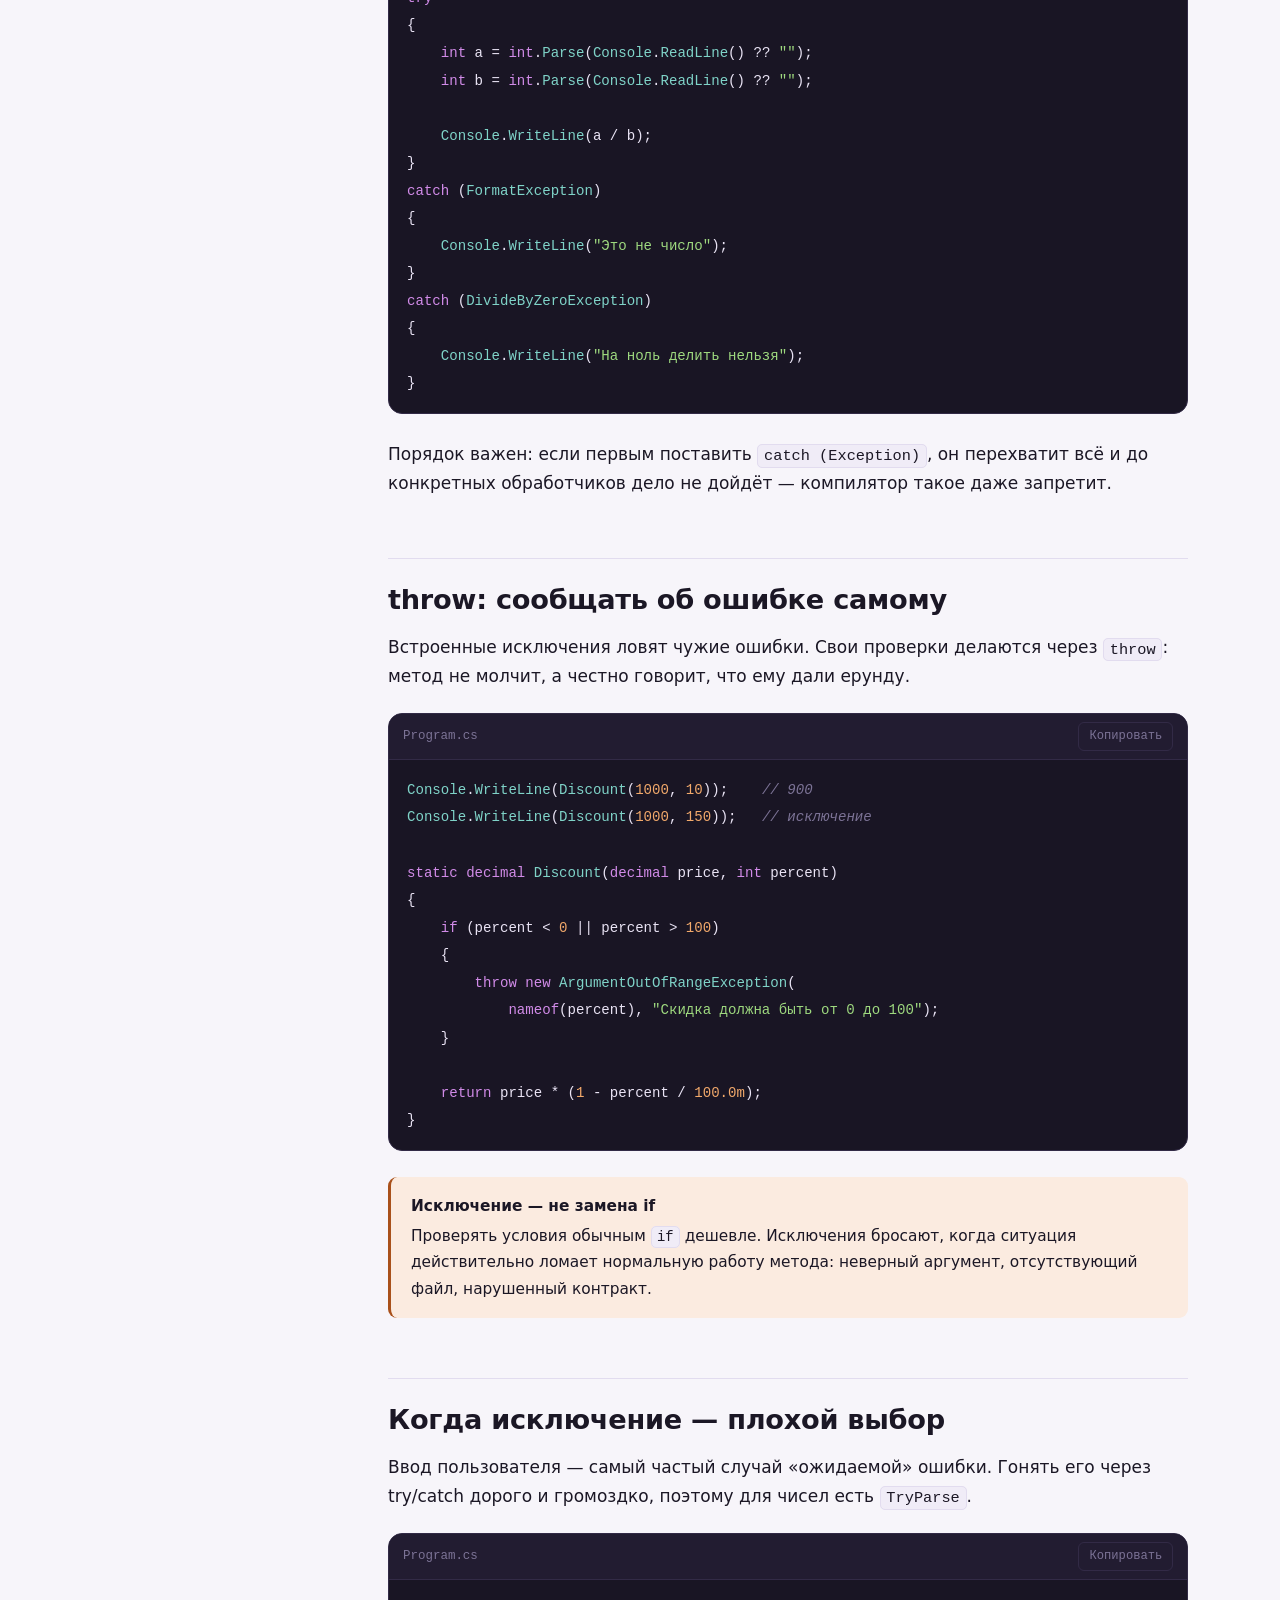
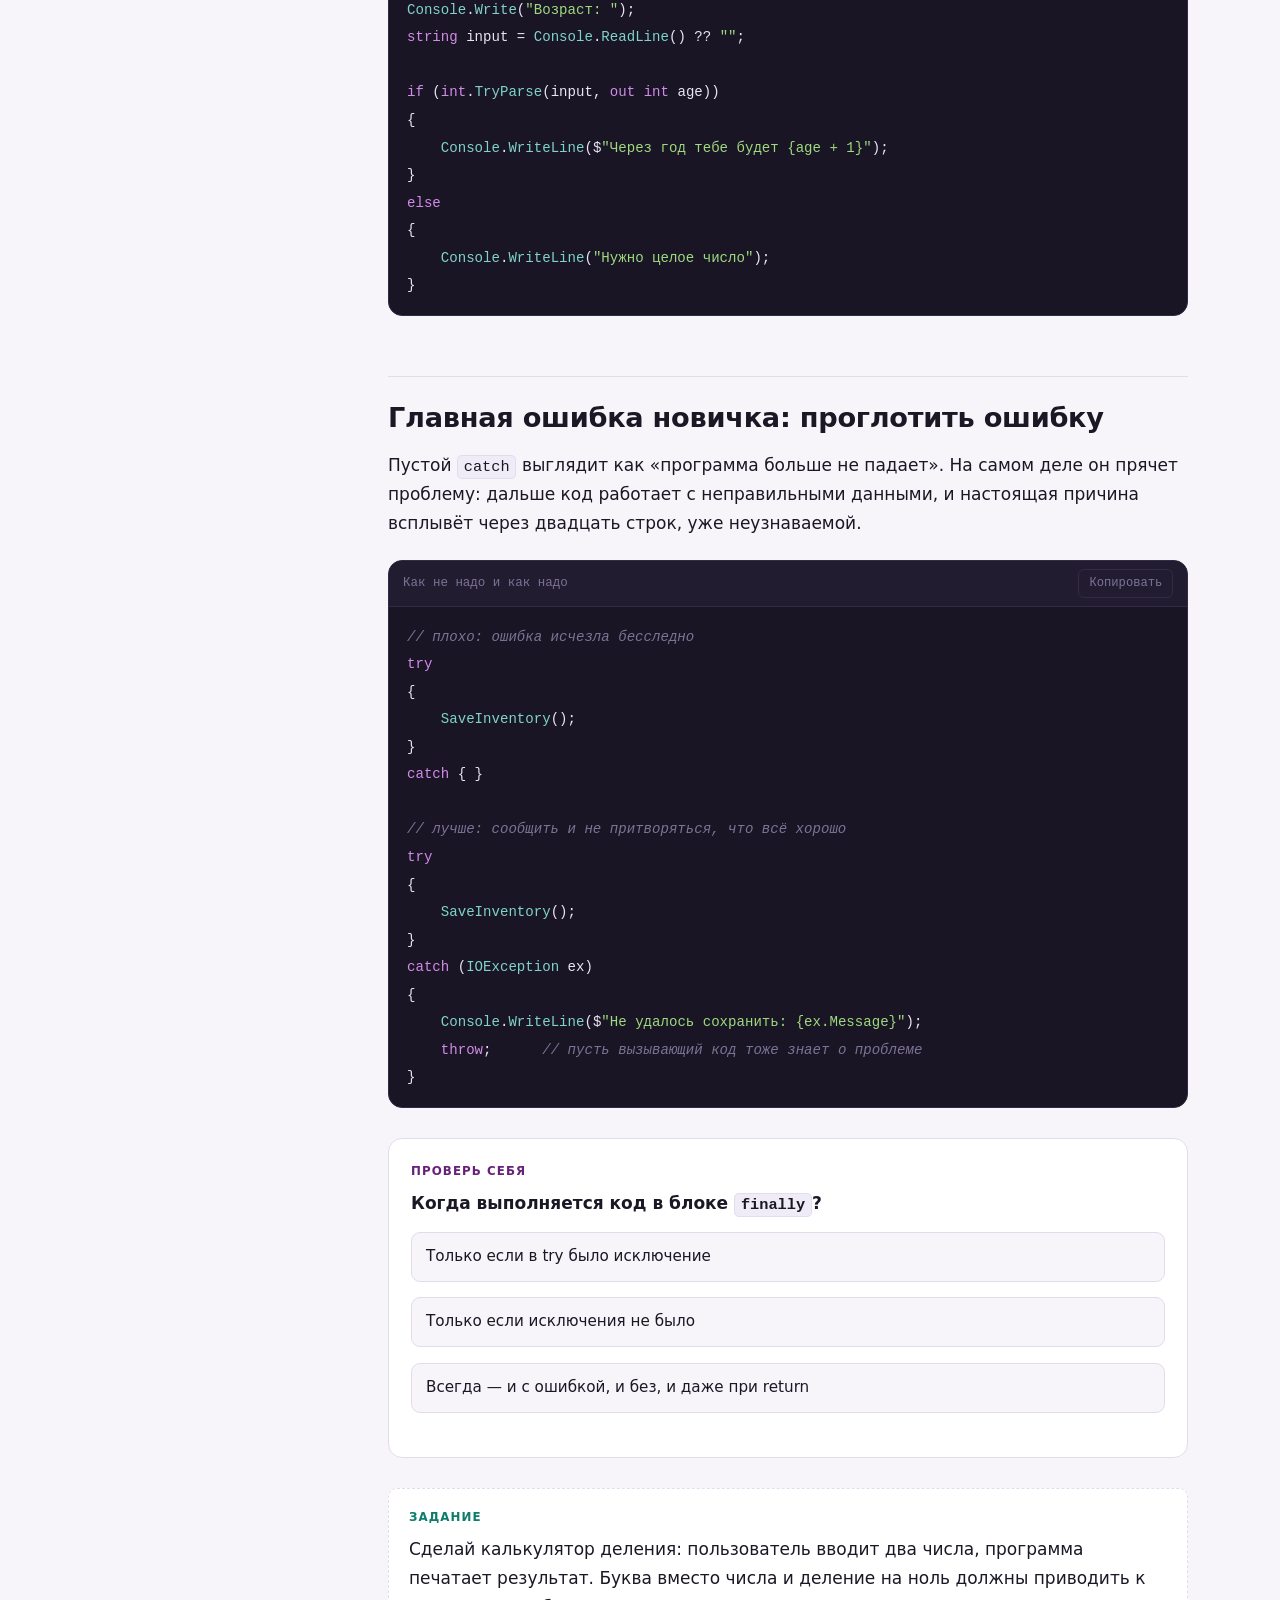
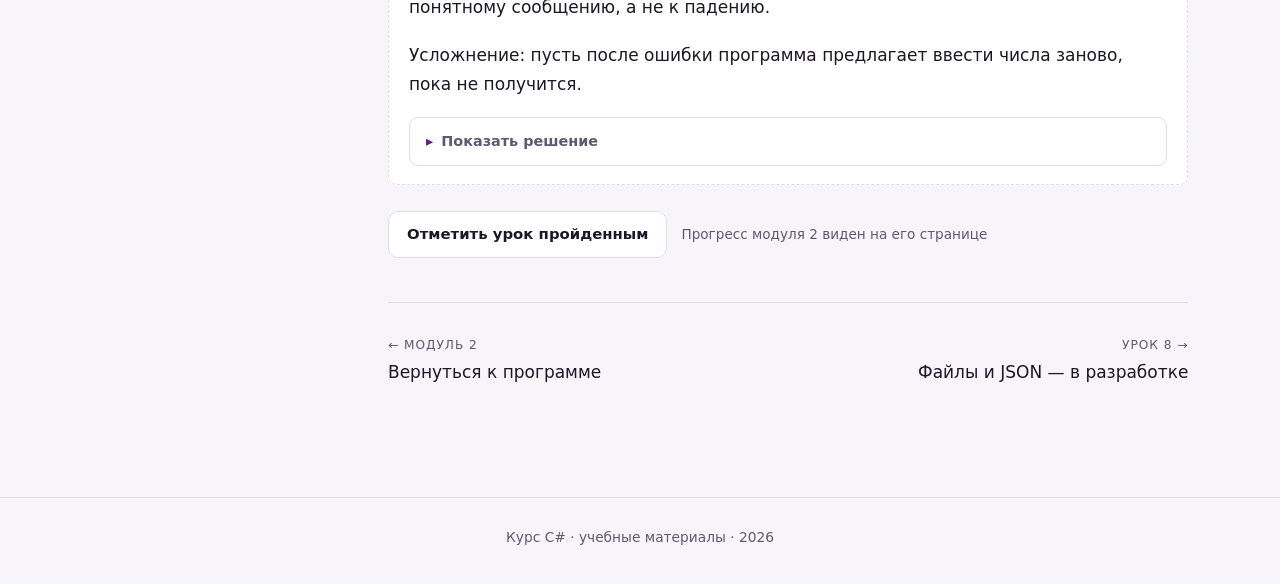
<file: lesson-07.html>
<!DOCTYPE html>
<html lang="ru" data-theme="light">
<head>
  <meta charset="utf-8">
  <meta name="viewport" content="width=device-width, initial-scale=1">
  <title>Урок 7. Исключения и отладка — Курс C#</title>
  <meta name="description" content="try, catch, finally, чтение стектрейса, свои исключения и когда ошибку лучше не ловить.">
  <link rel="stylesheet" href="assets/css/style.css">
  <script>
    try {
      var t = localStorage.getItem("cs-course-theme");
      if (!t) t = window.matchMedia("(prefers-color-scheme: dark)").matches ? "dark" : "light";
      document.documentElement.setAttribute("data-theme", t);
    } catch (e) {}
  </script>
</head>
<body>

  <div class="readbar" id="readbar"></div>

  <header class="topbar">
    <div class="topbar__inner">
      <a class="brand" href="index.html"><span class="brand__mark">C#</span> Курс C#</a>
      <span class="topbar__spacer"></span>
      <a class="topbar__link" href="module-02.html">Модуль 2</a>
      <a class="topbar__link" href="index.html">Все уроки</a>
      <button class="icon-btn" type="button" data-theme-toggle aria-label="Переключить тему" title="Тема">☾</button>
    </div>
  </header>

  <main class="lesson-layout">
    <aside class="sidebar">
      <p class="sidebar__title">Модуль 2</p>
      <ol>
        <li><a class="is-active" href="lesson-07.html"><span class="n">07</span><span>Исключения и отладка</span></a></li>
        <li><a href="module-02.html"><span class="n">08</span><span>Файлы и JSON</span></a></li>
        <li><a href="module-02.html"><span class="n">09</span><span>Интерфейсы</span></a></li>
        <li><a href="module-02.html"><span class="n">10</span><span>Dictionary и HashSet</span></a></li>
        <li><a href="module-02.html"><span class="n">11</span><span>LINQ</span></a></li>
        <li><a href="module-02.html"><span class="n">12</span><span>async / await</span></a></li>
      </ol>
      <a class="sidebar__back" href="module-02.html">← К модулю 2</a>
    </aside>

    <article class="lesson">
      <p class="eyebrow">Урок 07 · 22 минуты · модуль 2</p>
      <h1>Исключения и отладка</h1>
      <p class="lead">До этого все примеры работали с правильными данными. В реальности пользователь введёт букву вместо числа, а файл окажется занят. Исключения — это способ не упасть молча и не упасть вообще.</p>

      <h2>Что такое исключение</h2>
      <p>Исключение — это объект, который сигнализирует: «дальше выполнять нельзя». Оно прерывает текущую строку и начинает подниматься вверх по стеку вызовов в поисках того, кто готов его обработать.</p>

      <div class="code">
        <div class="code__bar"><span>Program.cs</span><button class="code__copy" type="button" data-copy>Копировать</button></div>
        <pre><code class="lang-cs">int[] numbers = { 1, 2, 3 };

Console.WriteLine(numbers[5]);   // в массиве всего три элемента
Console.WriteLine("Эта строка уже не выполнится");</code></pre>
      </div>

      <p>Программа не «пропустит» ошибку и не напечатает ноль. Она остановится на пятой строке и завершится с ненулевым кодом.</p>

      <h2>Как читать стектрейс</h2>
      <p>Текст, который вываливается в консоль, выглядит страшно, но устроен просто: сверху — что случилось, ниже — где именно.</p>

      <div class="code">
        <div class="code__bar"><span>Вывод в консоли</span><button class="code__copy" type="button" data-copy>Копировать</button></div>
        <pre><code class="lang-cs">Unhandled exception. System.IndexOutOfRangeException:
  Index was outside the bounds of the array.
   at Program.&lt;Main&gt;$(String[] args)
  in C:\dev\csharp\Hello\Program.cs:line 3</code></pre>
      </div>

      <div class="callout callout--tip">
        <strong>Читай снизу вверх</strong>
        Последняя строка с <code>in ...Program.cs:line 3</code> — это место в <em>твоём</em> коде. Всё, что выше и написано непонятными именами, — внутренности .NET. Смотри сначала на свой файл и номер строки.
      </div>

      <h2>try / catch / finally</h2>
      <p>Блок <code>try</code> — «попробуй это сделать». <code>catch</code> — «если сломается, сделай вот так». <code>finally</code> — «сделай в любом случае».</p>

      <figure class="figure">
        <img src="assets/img/exceptions.svg" alt="Схема: блок try передаёт исключение в catch, затем выполняется finally" width="940" height="310">
        <figcaption>Исключение прерывает try и уходит в catch. finally выполняется всегда — и при ошибке, и без неё.</figcaption>
      </figure>

      <div class="code">
        <div class="code__bar"><span>Program.cs</span><button class="code__copy" type="button" data-copy>Копировать</button></div>
        <pre><code class="lang-cs">try
{
    int[] numbers = { 1, 2, 3 };
    Console.WriteLine(numbers[5]);
}
catch (IndexOutOfRangeException ex)
{
    Console.WriteLine($"Вышли за границу массива: {ex.Message}");
}
finally
{
    Console.WriteLine("Блок finally выполнился");
}

Console.WriteLine("Программа продолжает работу");</code></pre>
      </div>

      <p>Вывод будет такой: сообщение из <code>catch</code>, строка из <code>finally</code> и последняя строка. Программа не упала.</p>

      <h2>Ловить конкретное, а не «всё подряд»</h2>
      <p><code>catch (Exception)</code> без разбора ловит вообще всё, включая ошибки, которые ты не ожидал. Лучше перечислить типы, с которыми действительно умеешь работать.</p>

      <table>
        <thead>
          <tr><th>Исключение</th><th>Когда возникает</th></tr>
        </thead>
        <tbody>
          <tr><td><code>FormatException</code></td><td>строка не похожа на число при <code>Parse</code></td></tr>
          <tr><td><code>DivideByZeroException</code></td><td>деление целого на ноль</td></tr>
          <tr><td><code>IndexOutOfRangeException</code></td><td>индекс за границей массива</td></tr>
          <tr><td><code>NullReferenceException</code></td><td>обращение к <code>null</code> вместо объекта</td></tr>
          <tr><td><code>InvalidOperationException</code></td><td>объект не в том состоянии для операции</td></tr>
          <tr><td><code>IOException</code></td><td>файл занят, нет доступа, диск отвалился</td></tr>
          <tr><td><code>ArgumentException</code></td><td>методу передали неподходящий аргумент</td></tr>
        </tbody>
      </table>

      <div class="code">
        <div class="code__bar"><span>Program.cs</span><button class="code__copy" type="button" data-copy>Копировать</button></div>
        <pre><code class="lang-cs">try
{
    int a = int.Parse(Console.ReadLine() ?? "");
    int b = int.Parse(Console.ReadLine() ?? "");

    Console.WriteLine(a / b);
}
catch (FormatException)
{
    Console.WriteLine("Это не число");
}
catch (DivideByZeroException)
{
    Console.WriteLine("На ноль делить нельзя");
}</code></pre>
      </div>

      <p>Порядок важен: если первым поставить <code>catch (Exception)</code>, он перехватит всё и до конкретных обработчиков дело не дойдёт — компилятор такое даже запретит.</p>

      <h2>throw: сообщать об ошибке самому</h2>
      <p>Встроенные исключения ловят чужие ошибки. Свои проверки делаются через <code>throw</code>: метод не молчит, а честно говорит, что ему дали ерунду.</p>

      <div class="code">
        <div class="code__bar"><span>Program.cs</span><button class="code__copy" type="button" data-copy>Копировать</button></div>
        <pre><code class="lang-cs">Console.WriteLine(Discount(1000, 10));    // 900
Console.WriteLine(Discount(1000, 150));   // исключение

static decimal Discount(decimal price, int percent)
{
    if (percent &lt; 0 || percent &gt; 100)
    {
        throw new ArgumentOutOfRangeException(
            nameof(percent), "Скидка должна быть от 0 до 100");
    }

    return price * (1 - percent / 100.0m);
}</code></pre>
      </div>

      <div class="callout callout--warn">
        <strong>Исключение — не замена if</strong>
        Проверять условия обычным <code>if</code> дешевле. Исключения бросают, когда ситуация действительно ломает нормальную работу метода: неверный аргумент, отсутствующий файл, нарушенный контракт.
      </div>

      <h2>Когда исключение — плохой выбор</h2>
      <p>Ввод пользователя — самый частый случай «ожидаемой» ошибки. Гонять его через try/catch дорого и громоздко, поэтому для чисел есть <code>TryParse</code>.</p>

      <div class="code">
        <div class="code__bar"><span>Program.cs</span><button class="code__copy" type="button" data-copy>Копировать</button></div>
        <pre><code class="lang-cs">Console.Write("Возраст: ");
string input = Console.ReadLine() ?? "";

if (int.TryParse(input, out int age))
{
    Console.WriteLine($"Через год тебе будет {age + 1}");
}
else
{
    Console.WriteLine("Нужно целое число");
}</code></pre>
      </div>

      <h2>Главная ошибка новичка: проглотить ошибку</h2>
      <p>Пустой <code>catch</code> выглядит как «программа больше не падает». На самом деле он прячет проблему: дальше код работает с неправильными данными, и настоящая причина всплывёт через двадцать строк, уже неузнаваемой.</p>

      <div class="code">
        <div class="code__bar"><span>Как не надо и как надо</span><button class="code__copy" type="button" data-copy>Копировать</button></div>
        <pre><code class="lang-cs">// плохо: ошибка исчезла бесследно
try
{
    SaveInventory();
}
catch { }

// лучше: сообщить и не притворяться, что всё хорошо
try
{
    SaveInventory();
}
catch (IOException ex)
{
    Console.WriteLine($"Не удалось сохранить: {ex.Message}");
    throw;      // пусть вызывающий код тоже знает о проблеме
}</code></pre>
      </div>

      <div class="quiz" data-correct="2">
        <div class="quiz__label">Проверь себя</div>
        <div class="quiz__q">Когда выполняется код в блоке <code>finally</code>?</div>
        <ul class="quiz__opts">
          <li><button class="quiz__opt" type="button">Только если в try было исключение</button></li>
          <li><button class="quiz__opt" type="button">Только если исключения не было</button></li>
          <li><button class="quiz__opt" type="button">Всегда — и с ошибкой, и без, и даже при return</button></li>
        </ul>
        <div class="quiz__result" data-explain="finally нужен именно для гарантированной уборки: закрыть файл, освободить соединение, вернуть блокировку. Он выполняется при любом выходе из try."></div>
      </div>

      <div class="task">
        <div class="task__label">Задание</div>
        <p>Сделай калькулятор деления: пользователь вводит два числа, программа печатает результат. Буква вместо числа и деление на ноль должны приводить к понятному сообщению, а не к падению.</p>
        <p>Усложнение: пусть после ошибки программа предлагает ввести числа заново, пока не получится.</p>

        <details class="solution">
          <summary>Показать решение</summary>
          <div class="solution__body">
            <div class="code">
              <div class="code__bar"><span>Program.cs</span><button class="code__copy" type="button" data-copy>Копировать</button></div>
              <pre><code class="lang-cs">while (true)
{
    try
    {
        Console.Write("Первое число: ");
        int a = int.Parse(Console.ReadLine() ?? "");

        Console.Write("Второе число: ");
        int b = int.Parse(Console.ReadLine() ?? "");

        Console.WriteLine($"Результат: {(double)a / b}");
        break;                      // получилось — выходим из цикла
    }
    catch (FormatException)
    {
        Console.WriteLine("Это не число. Попробуй ещё раз.\n");
    }
    catch (DivideByZeroException)
    {
        Console.WriteLine("На ноль делить нельзя. Попробуй ещё раз.\n");
    }
}</code></pre>
            </div>
            <p>Обрати внимание: <code>break</code> стоит внутри <code>try</code>, и это нормально — <code>finally</code> (если бы он был) всё равно выполнился бы.</p>
          </div>
        </details>
      </div>

      <div class="done-row">
        <button class="btn-done" type="button" data-done="7">Отметить урок пройденным</button>
        <span class="done-hint">Прогресс модуля 2 виден на его странице</span>
      </div>

      <nav class="lesson-nav">
        <a href="module-02.html"><span>← Модуль 2</span>Вернуться к программе</a>
        <a class="next" href="module-02.html"><span>Урок 8 →</span>Файлы и JSON — в разработке</a>
      </nav>
    </article>
  </main>

  <footer class="footer">Курс C# · учебные материалы · 2026</footer>

  <script src="assets/js/app.js"></script>
</body>
</html>
</file>
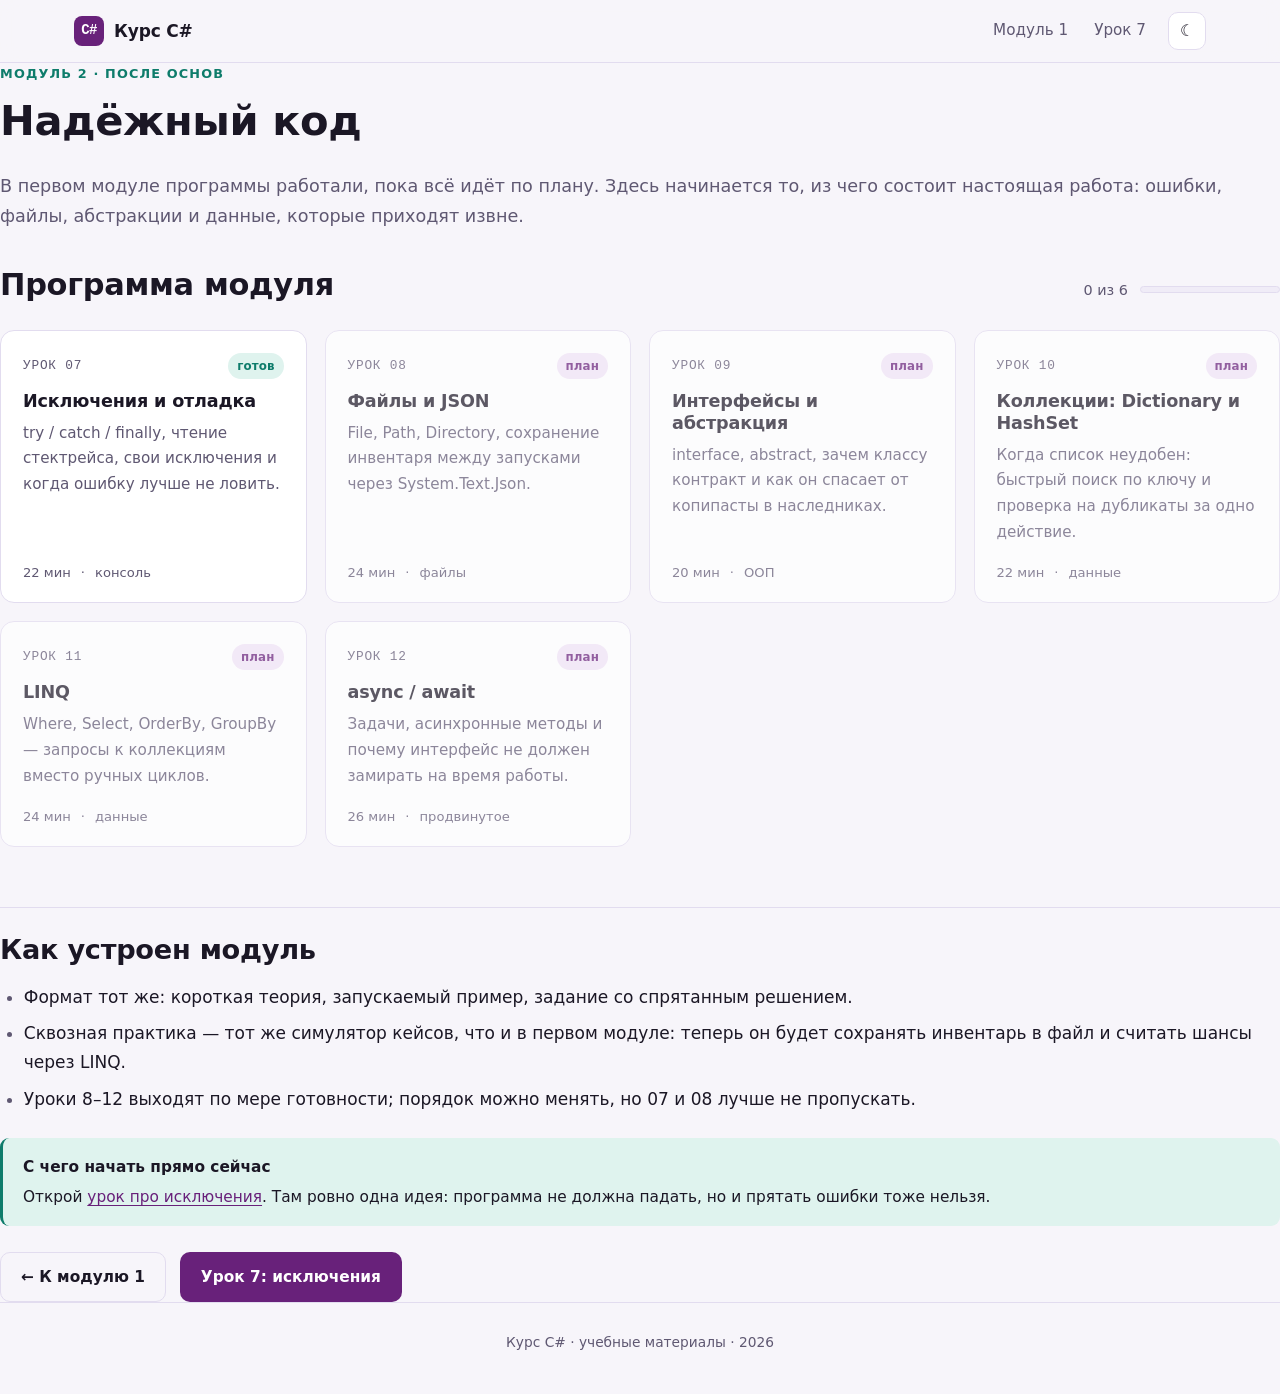
<file: module-02.html>
<!DOCTYPE html>
<html lang="ru" data-theme="light">
<head>
  <meta charset="utf-8">
  <meta name="viewport" content="width=device-width, initial-scale=1">
  <title>Модуль 2. Надёжный код — Курс C#</title>
  <meta name="description" content="Второй модуль курса C#: исключения, файлы и JSON, интерфейсы, коллекции, LINQ, async/await.">
  <link rel="stylesheet" href="assets/css/style.css">
  <script>
    try {
      var t = localStorage.getItem("cs-course-theme");
      if (!t) t = window.matchMedia("(prefers-color-scheme: dark)").matches ? "dark" : "light";
      document.documentElement.setAttribute("data-theme", t);
    } catch (e) {}
  </script>
</head>
<body>

  <header class="topbar">
    <div class="topbar__inner">
      <a class="brand" href="index.html"><span class="brand__mark">C#</span> Курс C#</a>
      <span class="topbar__spacer"></span>
      <a class="topbar__link" href="index.html">Модуль 1</a>
      <a class="topbar__link" href="lesson-07.html">Урок 7</a>
      <button class="icon-btn" type="button" data-theme-toggle aria-label="Переключить тему" title="Тема">☾</button>
    </div>
  </header>

  <main class="video-page">
    <p class="eyebrow">Модуль 2 · после основ</p>
    <h1>Надёжный код</h1>
    <p class="lead">В первом модуле программы работали, пока всё идёт по плану. Здесь начинается то, из чего состоит настоящая работа: ошибки, файлы, абстракции и данные, которые приходят извне.</p>

    <div class="section__head" style="margin-top: 34px;">
      <h2 style="border:0; padding:0; margin:0;">Программа модуля</h2>
      <div class="progress-box">
        <span id="mod-progress">0 из 6</span>
        <div class="progress-track"><div class="progress-fill" id="mod-fill" style="width:0%"></div></div>
      </div>
    </div>

    <div class="cards">
      <a class="card" href="lesson-07.html">
        <div class="card__top"><span class="card__num">УРОК 07</span><span class="chip chip--accent">готов</span></div>
        <h3>Исключения и отладка</h3>
        <p>try / catch / finally, чтение стектрейса, свои исключения и когда ошибку лучше не ловить.</p>
        <div class="card__meta"><span>22 мин</span><span>·</span><span>консоль</span></div>
      </a>

      <div class="card" style="cursor: default; opacity: .7;">
        <div class="card__top"><span class="card__num">УРОК 08</span><span class="chip">план</span></div>
        <h3>Файлы и JSON</h3>
        <p>File, Path, Directory, сохранение инвентаря между запусками через System.Text.Json.</p>
        <div class="card__meta"><span>24 мин</span><span>·</span><span>файлы</span></div>
      </div>

      <div class="card" style="cursor: default; opacity: .7;">
        <div class="card__top"><span class="card__num">УРОК 09</span><span class="chip">план</span></div>
        <h3>Интерфейсы и абстракция</h3>
        <p>interface, abstract, зачем классу контракт и как он спасает от копипасты в наследниках.</p>
        <div class="card__meta"><span>20 мин</span><span>·</span><span>ООП</span></div>
      </div>

      <div class="card" style="cursor: default; opacity: .7;">
        <div class="card__top"><span class="card__num">УРОК 10</span><span class="chip">план</span></div>
        <h3>Коллекции: Dictionary и HashSet</h3>
        <p>Когда список неудобен: быстрый поиск по ключу и проверка на дубликаты за одно действие.</p>
        <div class="card__meta"><span>22 мин</span><span>·</span><span>данные</span></div>
      </div>

      <div class="card" style="cursor: default; opacity: .7;">
        <div class="card__top"><span class="card__num">УРОК 11</span><span class="chip">план</span></div>
        <h3>LINQ</h3>
        <p>Where, Select, OrderBy, GroupBy — запросы к коллекциям вместо ручных циклов.</p>
        <div class="card__meta"><span>24 мин</span><span>·</span><span>данные</span></div>
      </div>

      <div class="card" style="cursor: default; opacity: .7;">
        <div class="card__top"><span class="card__num">УРОК 12</span><span class="chip">план</span></div>
        <h3>async / await</h3>
        <p>Задачи, асинхронные методы и почему интерфейс не должен замирать на время работы.</p>
        <div class="card__meta"><span>26 мин</span><span>·</span><span>продвинутое</span></div>
      </div>
    </div>

    <h2>Как устроен модуль</h2>
    <ul>
      <li>Формат тот же: короткая теория, запускаемый пример, задание со спрятанным решением.</li>
      <li>Сквозная практика — тот же симулятор кейсов, что и в первом модуле: теперь он будет сохранять инвентарь в файл и считать шансы через LINQ.</li>
      <li>Уроки 8–12 выходят по мере готовности; порядок можно менять, но 07 и 08 лучше не пропускать.</li>
    </ul>

    <div class="callout callout--tip">
      <strong>С чего начать прямо сейчас</strong>
      Открой <a href="lesson-07.html">урок про исключения</a>. Там ровно одна идея: программа не должна падать, но и прятать ошибки тоже нельзя.
    </div>

    <div class="done-row">
      <a class="btn btn--ghost" href="index.html">← К модулю 1</a>
      <a class="btn btn--primary" href="lesson-07.html">Урок 7: исключения</a>
    </div>
  </main>

  <footer class="footer">Курс C# · учебные материалы · 2026</footer>

  <script src="assets/js/app.js"></script>
  <script>
    (function () {
      try {
        var done = JSON.parse(localStorage.getItem("cs-course-done") || "[]");
        var n = done.filter(function (x) { return x >= 7 && x <= 12; }).length;
        document.getElementById("mod-progress").textContent = n + " из 6";
        document.getElementById("mod-fill").style.width = Math.round((n / 6) * 100) + "%";
      } catch (e) {}
    })();
  </script>
</body>
</html>
</file>
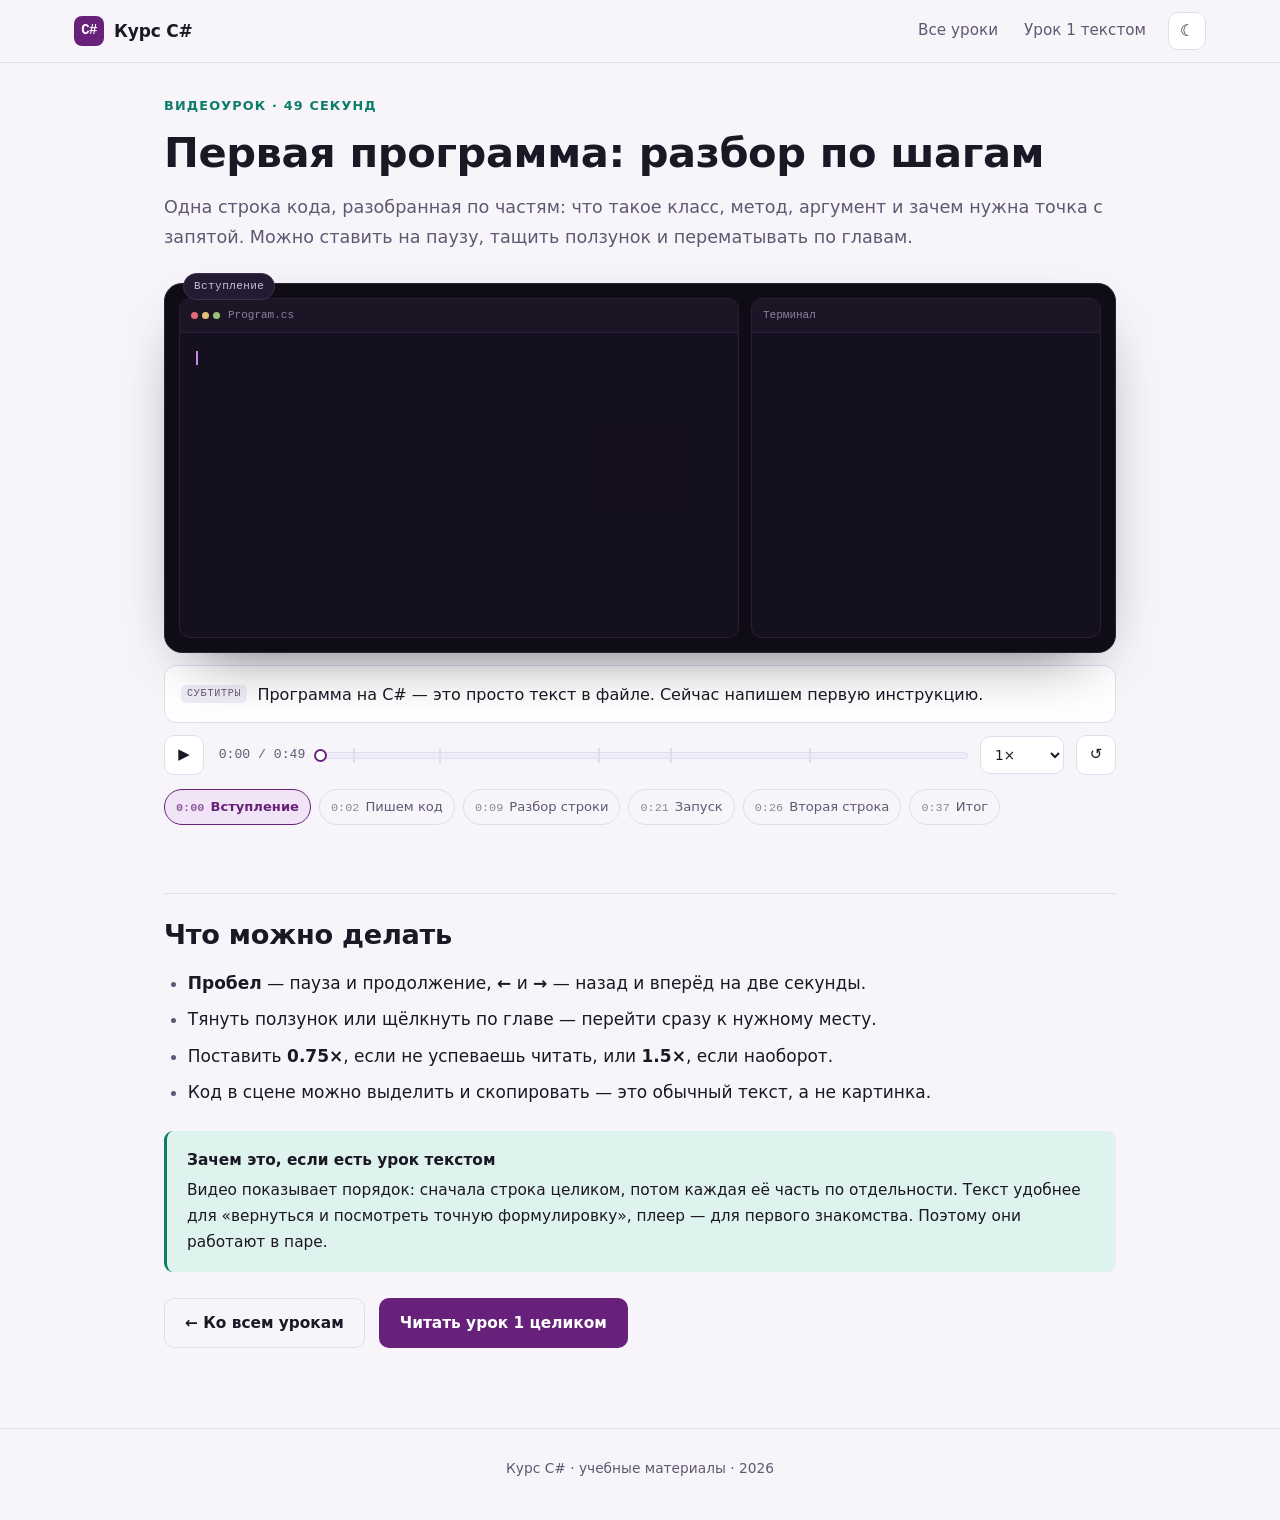
<file: video-01.html>
<!DOCTYPE html>
<html lang="ru" data-theme="light">
<head>
  <meta charset="utf-8">
  <meta name="viewport" content="width=device-width, initial-scale=1">
  <title>Видеоурок. Первая программа на C# — Курс C#</title>
  <meta name="description" content="Интерактивный видеоразбор первой программы на C#: анимация набора кода, консоль, пауза, перемотка и проверка посередине.">
  <link rel="stylesheet" href="assets/css/style.css">
  <link rel="stylesheet" href="assets/css/player.css">
  <script>
    try {
      var t = localStorage.getItem("cs-course-theme");
      if (!t) t = window.matchMedia("(prefers-color-scheme: dark)").matches ? "dark" : "light";
      document.documentElement.setAttribute("data-theme", t);
    } catch (e) {}
  </script>
</head>
<body>

  <header class="topbar">
    <div class="topbar__inner">
      <a class="brand" href="index.html"><span class="brand__mark">C#</span> Курс C#</a>
      <span class="topbar__spacer"></span>
      <a class="topbar__link" href="index.html">Все уроки</a>
      <a class="topbar__link" href="lesson-01.html">Урок 1 текстом</a>
      <button class="icon-btn" type="button" data-theme-toggle aria-label="Переключить тему" title="Тема">☾</button>
    </div>
  </header>

  <main class="video-page">
    <p class="eyebrow">Видеоурок · 49 секунд</p>
    <h1>Первая программа: разбор по шагам</h1>
    <p class="lead">Одна строка кода, разобранная по частям: что такое класс, метод, аргумент и зачем нужна точка с запятой. Можно ставить на паузу, тащить ползунок и перематывать по главам.</p>

    <section class="player" aria-label="Интерактивный видеоурок">
      <div class="stage">
        <span class="stage__badge" id="badge">Вступление</span>

        <div class="pane">
          <div class="pane__bar">
            <span class="pane__dots"><i></i><i></i><i></i></span>
            <span>Program.cs</span>
          </div>
          <pre class="pane__body" id="code-body"></pre>
        </div>

        <div class="pane">
          <div class="pane__bar"><span>Терминал</span></div>
          <pre class="pane__body pane__body--out" id="out-body"></pre>
        </div>

        <button class="stage__play" id="big-play" type="button" aria-label="Начать урок">▶</button>

        <div class="checkpoint" id="checkpoint" hidden>
          <div class="checkpoint__card">
            <p class="checkpoint__label">Проверка</p>
            <p class="checkpoint__q" id="cp-q"></p>
            <div class="checkpoint__opts" id="cp-opts"></div>
            <p class="checkpoint__res" id="cp-res"></p>
          </div>
        </div>
      </div>

      <div class="cc">
        <span class="cc__tag">СУБТИТРЫ</span>
        <span class="cc__text" id="cc-text"></span>
      </div>

      <div class="ctl">
        <button class="ctl__btn" id="btn-play" type="button" aria-label="Играть">▶</button>
        <span class="ctl__time"><span id="t-cur">0:00</span> / <span id="t-dur">0:49</span></span>

        <div class="track" id="track" role="slider" tabindex="0" aria-label="Позиция урока" aria-valuemin="0" aria-valuemax="49" aria-valuenow="0">
          <div class="track__rail"><div class="track__fill" id="fill"></div></div>
          <span class="track__knob" id="knob"></span>
          <div class="track__marks" id="marks"></div>
        </div>

        <select class="ctl__speed" id="speed" aria-label="Скорость воспроизведения">
          <option value="0.75">0.75×</option>
          <option value="1" selected>1×</option>
          <option value="1.5">1.5×</option>
          <option value="2">2×</option>
        </select>

        <button class="ctl__btn" id="btn-restart" type="button" aria-label="Начать сначала">↺</button>
      </div>

      <ol class="chapters" id="chapters"></ol>
    </section>

    <noscript>
      <div class="callout callout--warn" style="margin-top: 24px;">
        <strong>Без JavaScript</strong>
        Плеер не запустится. Тот же материал текстом — в <a href="lesson-01.html">первом уроке</a>.
      </div>
    </noscript>

    <h2>Что можно делать</h2>
    <ul>
      <li><strong>Пробел</strong> — пауза и продолжение, <strong>←</strong> и <strong>→</strong> — назад и вперёд на две секунды.</li>
      <li>Тянуть ползунок или щёлкнуть по главе — перейти сразу к нужному месту.</li>
      <li>Поставить <strong>0.75×</strong>, если не успеваешь читать, или <strong>1.5×</strong>, если наоборот.</li>
      <li>Код в сцене можно выделить и скопировать — это обычный текст, а не картинка.</li>
    </ul>

    <div class="callout callout--tip">
      <strong>Зачем это, если есть урок текстом</strong>
      Видео показывает порядок: сначала строка целиком, потом каждая её часть по отдельности. Текст удобнее для «вернуться и посмотреть точную формулировку», плеер — для первого знакомства. Поэтому они работают в паре.
    </div>

    <div class="done-row">
      <a class="btn btn--ghost" href="index.html">← Ко всем урокам</a>
      <a class="btn btn--primary" href="lesson-01.html">Читать урок 1 целиком</a>
    </div>
  </main>

  <footer class="footer">Курс C# · учебные материалы · 2026</footer>

  <script src="assets/js/app.js"></script>
  <script src="assets/js/player.js"></script>
</body>
</html>
</file>
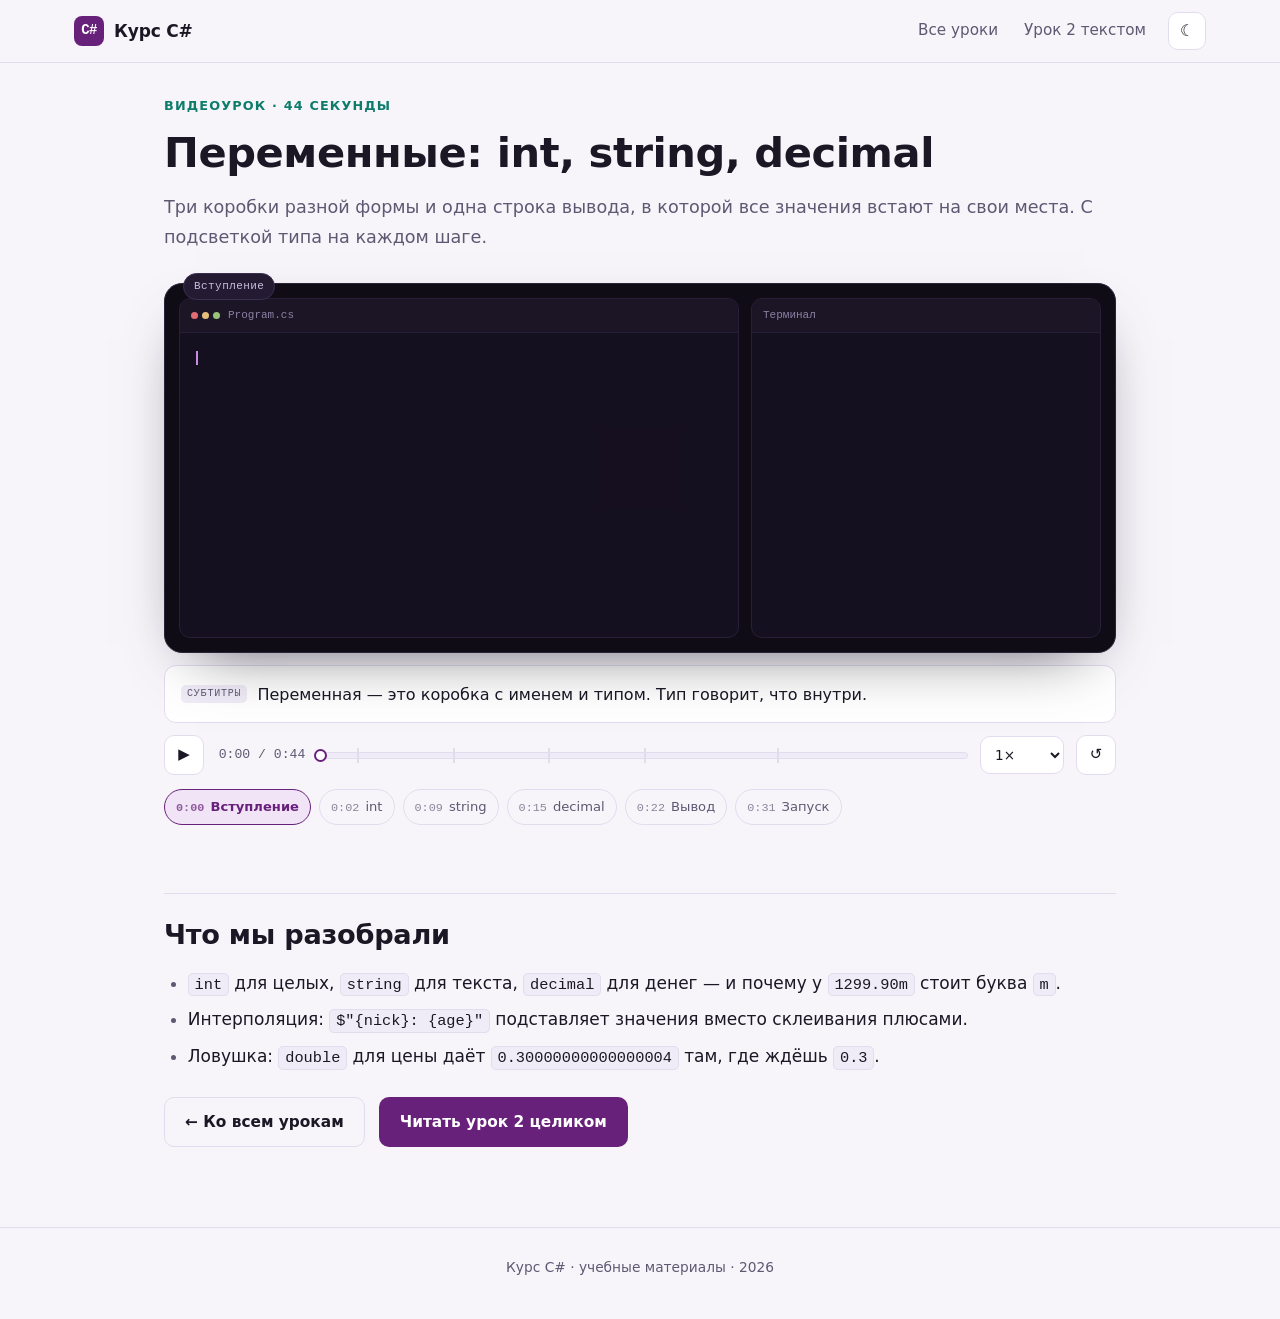
<file: video-02.html>
<!DOCTYPE html>
<html lang="ru" data-theme="light">
<head>
  <meta charset="utf-8">
  <meta name="viewport" content="width=device-width, initial-scale=1">
  <title>Видеоурок. Переменные и типы — Курс C#</title>
  <meta name="description" content="Интерактивный видеоразбор переменных в C#: int, string, decimal, интерполяция строк.">
  <link rel="stylesheet" href="assets/css/style.css">
  <link rel="stylesheet" href="assets/css/player.css">
  <script>
    try {
      var t = localStorage.getItem("cs-course-theme");
      if (!t) t = window.matchMedia("(prefers-color-scheme: dark)").matches ? "dark" : "light";
      document.documentElement.setAttribute("data-theme", t);
    } catch (e) {}
  </script>
</head>
<body>

  <header class="topbar">
    <div class="topbar__inner">
      <a class="brand" href="index.html"><span class="brand__mark">C#</span> Курс C#</a>
      <span class="topbar__spacer"></span>
      <a class="topbar__link" href="index.html">Все уроки</a>
      <a class="topbar__link" href="lesson-02.html">Урок 2 текстом</a>
      <button class="icon-btn" type="button" data-theme-toggle aria-label="Переключить тему" title="Тема">☾</button>
    </div>
  </header>

  <main class="video-page">
    <p class="eyebrow">Видеоурок · 44 секунды</p>
    <h1>Переменные: int, string, decimal</h1>
    <p class="lead">Три коробки разной формы и одна строка вывода, в которой все значения встают на свои места. С подсветкой типа на каждом шаге.</p>

    <section class="player" data-script="v2" aria-label="Интерактивный видеоурок">
      <div class="stage">
        <span class="stage__badge" id="badge">Вступление</span>

        <div class="pane">
          <div class="pane__bar">
            <span class="pane__dots"><i></i><i></i><i></i></span>
            <span>Program.cs</span>
          </div>
          <pre class="pane__body" id="code-body"></pre>
        </div>

        <div class="pane">
          <div class="pane__bar"><span>Терминал</span></div>
          <pre class="pane__body pane__body--out" id="out-body"></pre>
        </div>

        <button class="stage__play" id="big-play" type="button" aria-label="Начать урок">▶</button>

        <div class="checkpoint" id="checkpoint" hidden>
          <div class="checkpoint__card">
            <p class="checkpoint__label">Проверка</p>
            <p class="checkpoint__q" id="cp-q"></p>
            <div class="checkpoint__opts" id="cp-opts"></div>
            <p class="checkpoint__res" id="cp-res"></p>
          </div>
        </div>
      </div>

      <div class="cc">
        <span class="cc__tag">СУБТИТРЫ</span>
        <span class="cc__text" id="cc-text"></span>
      </div>

      <div class="ctl">
        <button class="ctl__btn" id="btn-play" type="button" aria-label="Играть">▶</button>
        <span class="ctl__time"><span id="t-cur">0:00</span> / <span id="t-dur">0:44</span></span>

        <div class="track" id="track" role="slider" tabindex="0" aria-label="Позиция урока" aria-valuemin="0" aria-valuemax="44" aria-valuenow="0">
          <div class="track__rail"><div class="track__fill" id="fill"></div></div>
          <span class="track__knob" id="knob"></span>
          <div class="track__marks" id="marks"></div>
        </div>

        <select class="ctl__speed" id="speed" aria-label="Скорость воспроизведения">
          <option value="0.75">0.75×</option>
          <option value="1" selected>1×</option>
          <option value="1.5">1.5×</option>
          <option value="2">2×</option>
        </select>

        <button class="ctl__btn" id="btn-restart" type="button" aria-label="Начать сначала">↺</button>
      </div>

      <ol class="chapters" id="chapters"></ol>
    </section>

    <h2>Что мы разобрали</h2>
    <ul>
      <li><code>int</code> для целых, <code>string</code> для текста, <code>decimal</code> для денег — и почему у <code>1299.90m</code> стоит буква <code>m</code>.</li>
      <li>Интерполяция: <code>$"{nick}: {age}"</code> подставляет значения вместо склеивания плюсами.</li>
      <li>Ловушка: <code>double</code> для цены даёт <code>0.30000000000000004</code> там, где ждёшь <code>0.3</code>.</li>
    </ul>

    <div class="done-row">
      <a class="btn btn--ghost" href="index.html">← Ко всем урокам</a>
      <a class="btn btn--primary" href="lesson-02.html">Читать урок 2 целиком</a>
    </div>
  </main>

  <footer class="footer">Курс C# · учебные материалы · 2026</footer>

  <script src="assets/js/app.js"></script>
  <script src="assets/js/scripts.js"></script>
  <script src="assets/js/player.js"></script>
</body>
</html>
</file>
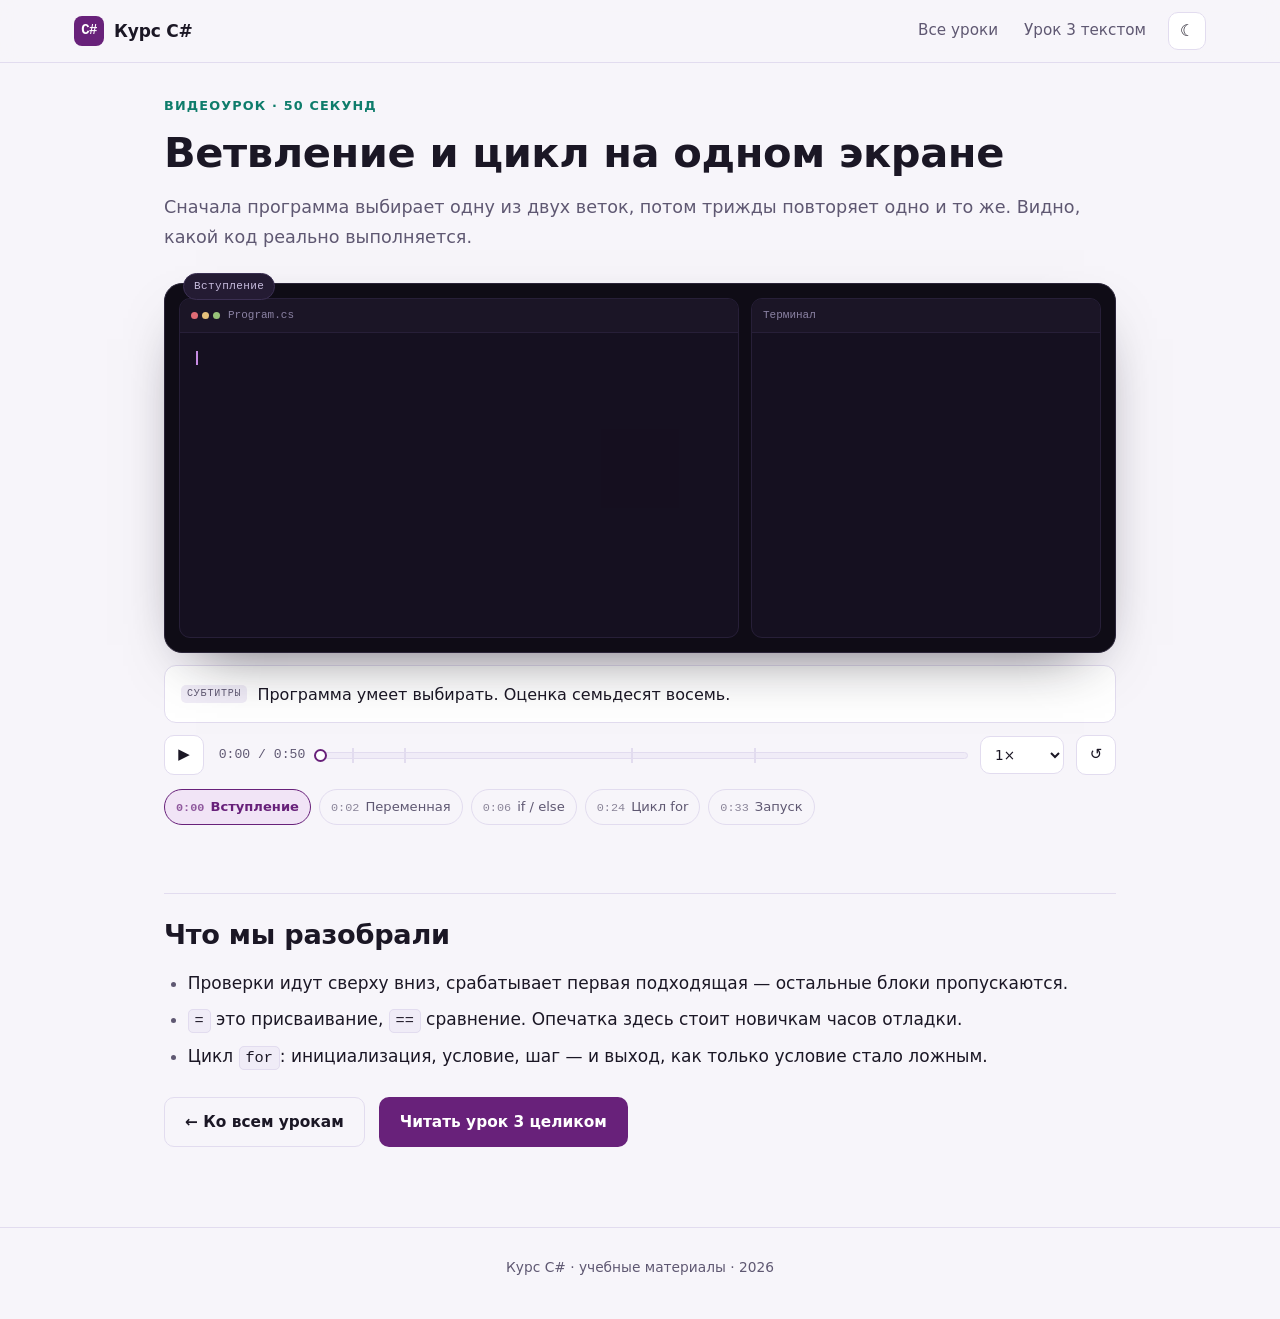
<file: video-03.html>
<!DOCTYPE html>
<html lang="ru" data-theme="light">
<head>
  <meta charset="utf-8">
  <meta name="viewport" content="width=device-width, initial-scale=1">
  <title>Видеоурок. Условия и циклы — Курс C#</title>
  <meta name="description" content="Интерактивный видеоразбор: if / else, сравнения, цикл for и порядок выполнения.">
  <link rel="stylesheet" href="assets/css/style.css">
  <link rel="stylesheet" href="assets/css/player.css">
  <script>
    try {
      var t = localStorage.getItem("cs-course-theme");
      if (!t) t = window.matchMedia("(prefers-color-scheme: dark)").matches ? "dark" : "light";
      document.documentElement.setAttribute("data-theme", t);
    } catch (e) {}
  </script>
</head>
<body>

  <header class="topbar">
    <div class="topbar__inner">
      <a class="brand" href="index.html"><span class="brand__mark">C#</span> Курс C#</a>
      <span class="topbar__spacer"></span>
      <a class="topbar__link" href="index.html">Все уроки</a>
      <a class="topbar__link" href="lesson-03.html">Урок 3 текстом</a>
      <button class="icon-btn" type="button" data-theme-toggle aria-label="Переключить тему" title="Тема">☾</button>
    </div>
  </header>

  <main class="video-page">
    <p class="eyebrow">Видеоурок · 50 секунд</p>
    <h1>Ветвление и цикл на одном экране</h1>
    <p class="lead">Сначала программа выбирает одну из двух веток, потом трижды повторяет одно и то же. Видно, какой код реально выполняется.</p>

    <section class="player" data-script="v3" aria-label="Интерактивный видеоурок">
      <div class="stage">
        <span class="stage__badge" id="badge">Вступление</span>

        <div class="pane">
          <div class="pane__bar">
            <span class="pane__dots"><i></i><i></i><i></i></span>
            <span>Program.cs</span>
          </div>
          <pre class="pane__body" id="code-body"></pre>
        </div>

        <div class="pane">
          <div class="pane__bar"><span>Терминал</span></div>
          <pre class="pane__body pane__body--out" id="out-body"></pre>
        </div>

        <button class="stage__play" id="big-play" type="button" aria-label="Начать урок">▶</button>

        <div class="checkpoint" id="checkpoint" hidden>
          <div class="checkpoint__card">
            <p class="checkpoint__label">Проверка</p>
            <p class="checkpoint__q" id="cp-q"></p>
            <div class="checkpoint__opts" id="cp-opts"></div>
            <p class="checkpoint__res" id="cp-res"></p>
          </div>
        </div>
      </div>

      <div class="cc">
        <span class="cc__tag">СУБТИТРЫ</span>
        <span class="cc__text" id="cc-text"></span>
      </div>

      <div class="ctl">
        <button class="ctl__btn" id="btn-play" type="button" aria-label="Играть">▶</button>
        <span class="ctl__time"><span id="t-cur">0:00</span> / <span id="t-dur">0:50</span></span>

        <div class="track" id="track" role="slider" tabindex="0" aria-label="Позиция урока" aria-valuemin="0" aria-valuemax="50" aria-valuenow="0">
          <div class="track__rail"><div class="track__fill" id="fill"></div></div>
          <span class="track__knob" id="knob"></span>
          <div class="track__marks" id="marks"></div>
        </div>

        <select class="ctl__speed" id="speed" aria-label="Скорость воспроизведения">
          <option value="0.75">0.75×</option>
          <option value="1" selected>1×</option>
          <option value="1.5">1.5×</option>
          <option value="2">2×</option>
        </select>

        <button class="ctl__btn" id="btn-restart" type="button" aria-label="Начать сначала">↺</button>
      </div>

      <ol class="chapters" id="chapters"></ol>
    </section>

    <h2>Что мы разобрали</h2>
    <ul>
      <li>Проверки идут сверху вниз, срабатывает первая подходящая — остальные блоки пропускаются.</li>
      <li><code>=</code> это присваивание, <code>==</code> сравнение. Опечатка здесь стоит новичкам часов отладки.</li>
      <li>Цикл <code>for</code>: инициализация, условие, шаг — и выход, как только условие стало ложным.</li>
    </ul>

    <div class="done-row">
      <a class="btn btn--ghost" href="index.html">← Ко всем урокам</a>
      <a class="btn btn--primary" href="lesson-03.html">Читать урок 3 целиком</a>
    </div>
  </main>

  <footer class="footer">Курс C# · учебные материалы · 2026</footer>

  <script src="assets/js/app.js"></script>
  <script src="assets/js/scripts.js"></script>
  <script src="assets/js/player.js"></script>
</body>
</html>
</file>
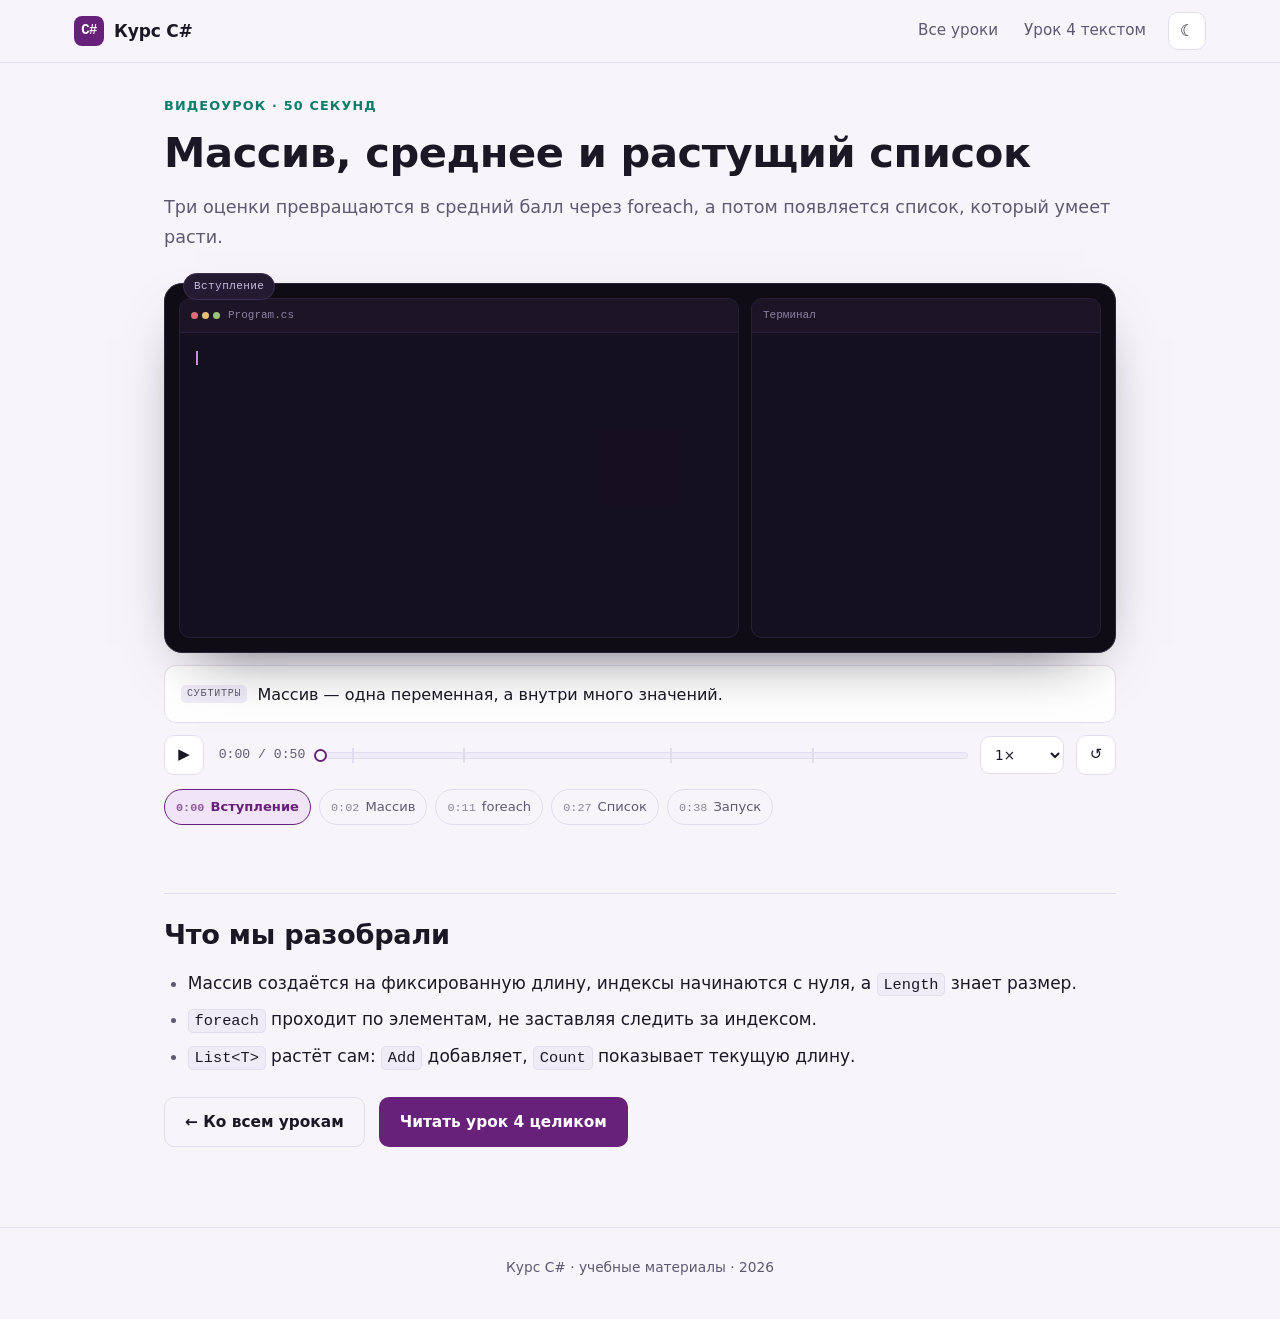
<file: video-04.html>
<!DOCTYPE html>
<html lang="ru" data-theme="light">
<head>
  <meta charset="utf-8">
  <meta name="viewport" content="width=device-width, initial-scale=1">
  <title>Видеоурок. Массивы и списки — Курс C#</title>
  <meta name="description" content="Интерактивный видеоразбор: массив, foreach, средний балл, List и его Count.">
  <link rel="stylesheet" href="assets/css/style.css">
  <link rel="stylesheet" href="assets/css/player.css">
  <script>
    try {
      var t = localStorage.getItem("cs-course-theme");
      if (!t) t = window.matchMedia("(prefers-color-scheme: dark)").matches ? "dark" : "light";
      document.documentElement.setAttribute("data-theme", t);
    } catch (e) {}
  </script>
</head>
<body>

  <header class="topbar">
    <div class="topbar__inner">
      <a class="brand" href="index.html"><span class="brand__mark">C#</span> Курс C#</a>
      <span class="topbar__spacer"></span>
      <a class="topbar__link" href="index.html">Все уроки</a>
      <a class="topbar__link" href="lesson-04.html">Урок 4 текстом</a>
      <button class="icon-btn" type="button" data-theme-toggle aria-label="Переключить тему" title="Тема">☾</button>
    </div>
  </header>

  <main class="video-page">
    <p class="eyebrow">Видеоурок · 50 секунд</p>
    <h1>Массив, среднее и растущий список</h1>
    <p class="lead">Три оценки превращаются в средний балл через foreach, а потом появляется список, который умеет расти.</p>

    <section class="player" data-script="v4" aria-label="Интерактивный видеоурок">
      <div class="stage">
        <span class="stage__badge" id="badge">Вступление</span>

        <div class="pane">
          <div class="pane__bar">
            <span class="pane__dots"><i></i><i></i><i></i></span>
            <span>Program.cs</span>
          </div>
          <pre class="pane__body" id="code-body"></pre>
        </div>

        <div class="pane">
          <div class="pane__bar"><span>Терминал</span></div>
          <pre class="pane__body pane__body--out" id="out-body"></pre>
        </div>

        <button class="stage__play" id="big-play" type="button" aria-label="Начать урок">▶</button>

        <div class="checkpoint" id="checkpoint" hidden>
          <div class="checkpoint__card">
            <p class="checkpoint__label">Проверка</p>
            <p class="checkpoint__q" id="cp-q"></p>
            <div class="checkpoint__opts" id="cp-opts"></div>
            <p class="checkpoint__res" id="cp-res"></p>
          </div>
        </div>
      </div>

      <div class="cc">
        <span class="cc__tag">СУБТИТРЫ</span>
        <span class="cc__text" id="cc-text"></span>
      </div>

      <div class="ctl">
        <button class="ctl__btn" id="btn-play" type="button" aria-label="Играть">▶</button>
        <span class="ctl__time"><span id="t-cur">0:00</span> / <span id="t-dur">0:50</span></span>

        <div class="track" id="track" role="slider" tabindex="0" aria-label="Позиция урока" aria-valuemin="0" aria-valuemax="50" aria-valuenow="0">
          <div class="track__rail"><div class="track__fill" id="fill"></div></div>
          <span class="track__knob" id="knob"></span>
          <div class="track__marks" id="marks"></div>
        </div>

        <select class="ctl__speed" id="speed" aria-label="Скорость воспроизведения">
          <option value="0.75">0.75×</option>
          <option value="1" selected>1×</option>
          <option value="1.5">1.5×</option>
          <option value="2">2×</option>
        </select>

        <button class="ctl__btn" id="btn-restart" type="button" aria-label="Начать сначала">↺</button>
      </div>

      <ol class="chapters" id="chapters"></ol>
    </section>

    <h2>Что мы разобрали</h2>
    <ul>
      <li>Массив создаётся на фиксированную длину, индексы начинаются с нуля, а <code>Length</code> знает размер.</li>
      <li><code>foreach</code> проходит по элементам, не заставляя следить за индексом.</li>
      <li><code>List&lt;T&gt;</code> растёт сам: <code>Add</code> добавляет, <code>Count</code> показывает текущую длину.</li>
    </ul>

    <div class="done-row">
      <a class="btn btn--ghost" href="index.html">← Ко всем урокам</a>
      <a class="btn btn--primary" href="lesson-04.html">Читать урок 4 целиком</a>
    </div>
  </main>

  <footer class="footer">Курс C# · учебные материалы · 2026</footer>

  <script src="assets/js/app.js"></script>
  <script src="assets/js/scripts.js"></script>
  <script src="assets/js/player.js"></script>
</body>
</html>
</file>
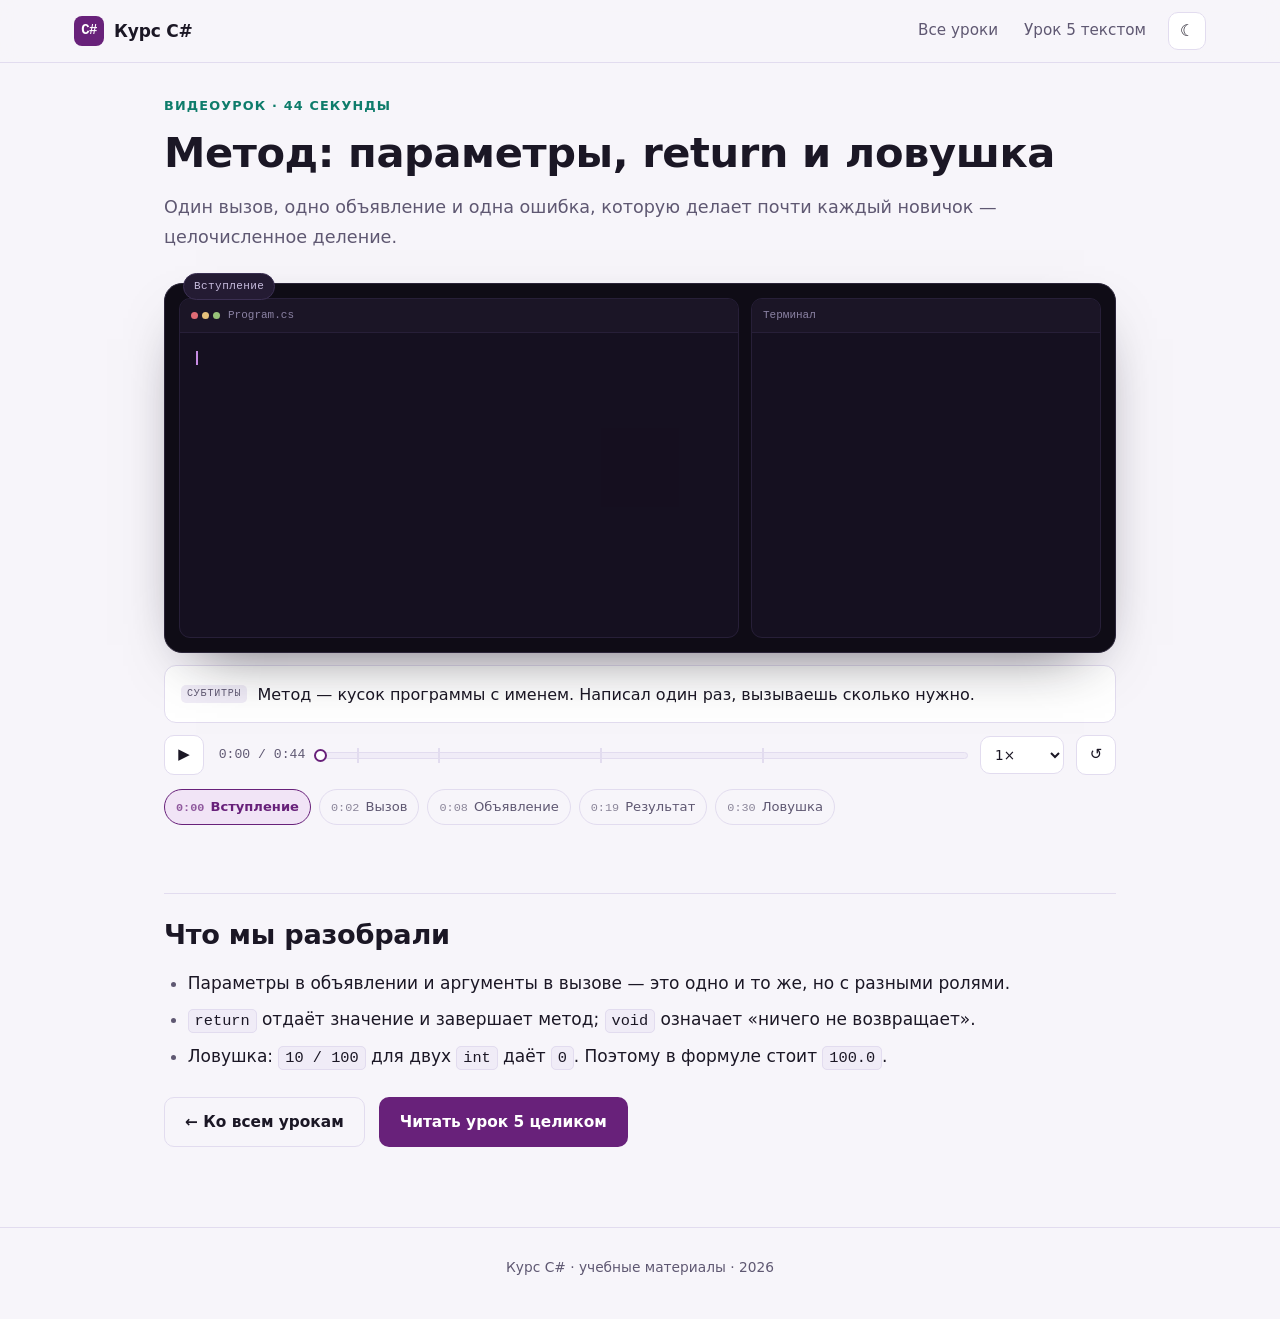
<file: video-05.html>
<!DOCTYPE html>
<html lang="ru" data-theme="light">
<head>
  <meta charset="utf-8">
  <meta name="viewport" content="width=device-width, initial-scale=1">
  <title>Видеоурок. Методы — Курс C#</title>
  <meta name="description" content="Интерактивный видеоразбор: вызов метода, параметры, return и ловушка целочисленного деления.">
  <link rel="stylesheet" href="assets/css/style.css">
  <link rel="stylesheet" href="assets/css/player.css">
  <script>
    try {
      var t = localStorage.getItem("cs-course-theme");
      if (!t) t = window.matchMedia("(prefers-color-scheme: dark)").matches ? "dark" : "light";
      document.documentElement.setAttribute("data-theme", t);
    } catch (e) {}
  </script>
</head>
<body>

  <header class="topbar">
    <div class="topbar__inner">
      <a class="brand" href="index.html"><span class="brand__mark">C#</span> Курс C#</a>
      <span class="topbar__spacer"></span>
      <a class="topbar__link" href="index.html">Все уроки</a>
      <a class="topbar__link" href="lesson-05.html">Урок 5 текстом</a>
      <button class="icon-btn" type="button" data-theme-toggle aria-label="Переключить тему" title="Тема">☾</button>
    </div>
  </header>

  <main class="video-page">
    <p class="eyebrow">Видеоурок · 44 секунды</p>
    <h1>Метод: параметры, return и ловушка</h1>
    <p class="lead">Один вызов, одно объявление и одна ошибка, которую делает почти каждый новичок — целочисленное деление.</p>

    <section class="player" data-script="v5" aria-label="Интерактивный видеоурок">
      <div class="stage">
        <span class="stage__badge" id="badge">Вступление</span>

        <div class="pane">
          <div class="pane__bar">
            <span class="pane__dots"><i></i><i></i><i></i></span>
            <span>Program.cs</span>
          </div>
          <pre class="pane__body" id="code-body"></pre>
        </div>

        <div class="pane">
          <div class="pane__bar"><span>Терминал</span></div>
          <pre class="pane__body pane__body--out" id="out-body"></pre>
        </div>

        <button class="stage__play" id="big-play" type="button" aria-label="Начать урок">▶</button>

        <div class="checkpoint" id="checkpoint" hidden>
          <div class="checkpoint__card">
            <p class="checkpoint__label">Проверка</p>
            <p class="checkpoint__q" id="cp-q"></p>
            <div class="checkpoint__opts" id="cp-opts"></div>
            <p class="checkpoint__res" id="cp-res"></p>
          </div>
        </div>
      </div>

      <div class="cc">
        <span class="cc__tag">СУБТИТРЫ</span>
        <span class="cc__text" id="cc-text"></span>
      </div>

      <div class="ctl">
        <button class="ctl__btn" id="btn-play" type="button" aria-label="Играть">▶</button>
        <span class="ctl__time"><span id="t-cur">0:00</span> / <span id="t-dur">0:44</span></span>

        <div class="track" id="track" role="slider" tabindex="0" aria-label="Позиция урока" aria-valuemin="0" aria-valuemax="44" aria-valuenow="0">
          <div class="track__rail"><div class="track__fill" id="fill"></div></div>
          <span class="track__knob" id="knob"></span>
          <div class="track__marks" id="marks"></div>
        </div>

        <select class="ctl__speed" id="speed" aria-label="Скорость воспроизведения">
          <option value="0.75">0.75×</option>
          <option value="1" selected>1×</option>
          <option value="1.5">1.5×</option>
          <option value="2">2×</option>
        </select>

        <button class="ctl__btn" id="btn-restart" type="button" aria-label="Начать сначала">↺</button>
      </div>

      <ol class="chapters" id="chapters"></ol>
    </section>

    <h2>Что мы разобрали</h2>
    <ul>
      <li>Параметры в объявлении и аргументы в вызове — это одно и то же, но с разными ролями.</li>
      <li><code>return</code> отдаёт значение и завершает метод; <code>void</code> означает «ничего не возвращает».</li>
      <li>Ловушка: <code>10 / 100</code> для двух <code>int</code> даёт <code>0</code>. Поэтому в формуле стоит <code>100.0</code>.</li>
    </ul>

    <div class="done-row">
      <a class="btn btn--ghost" href="index.html">← Ко всем урокам</a>
      <a class="btn btn--primary" href="lesson-05.html">Читать урок 5 целиком</a>
    </div>
  </main>

  <footer class="footer">Курс C# · учебные материалы · 2026</footer>

  <script src="assets/js/app.js"></script>
  <script src="assets/js/scripts.js"></script>
  <script src="assets/js/player.js"></script>
</body>
</html>
</file>
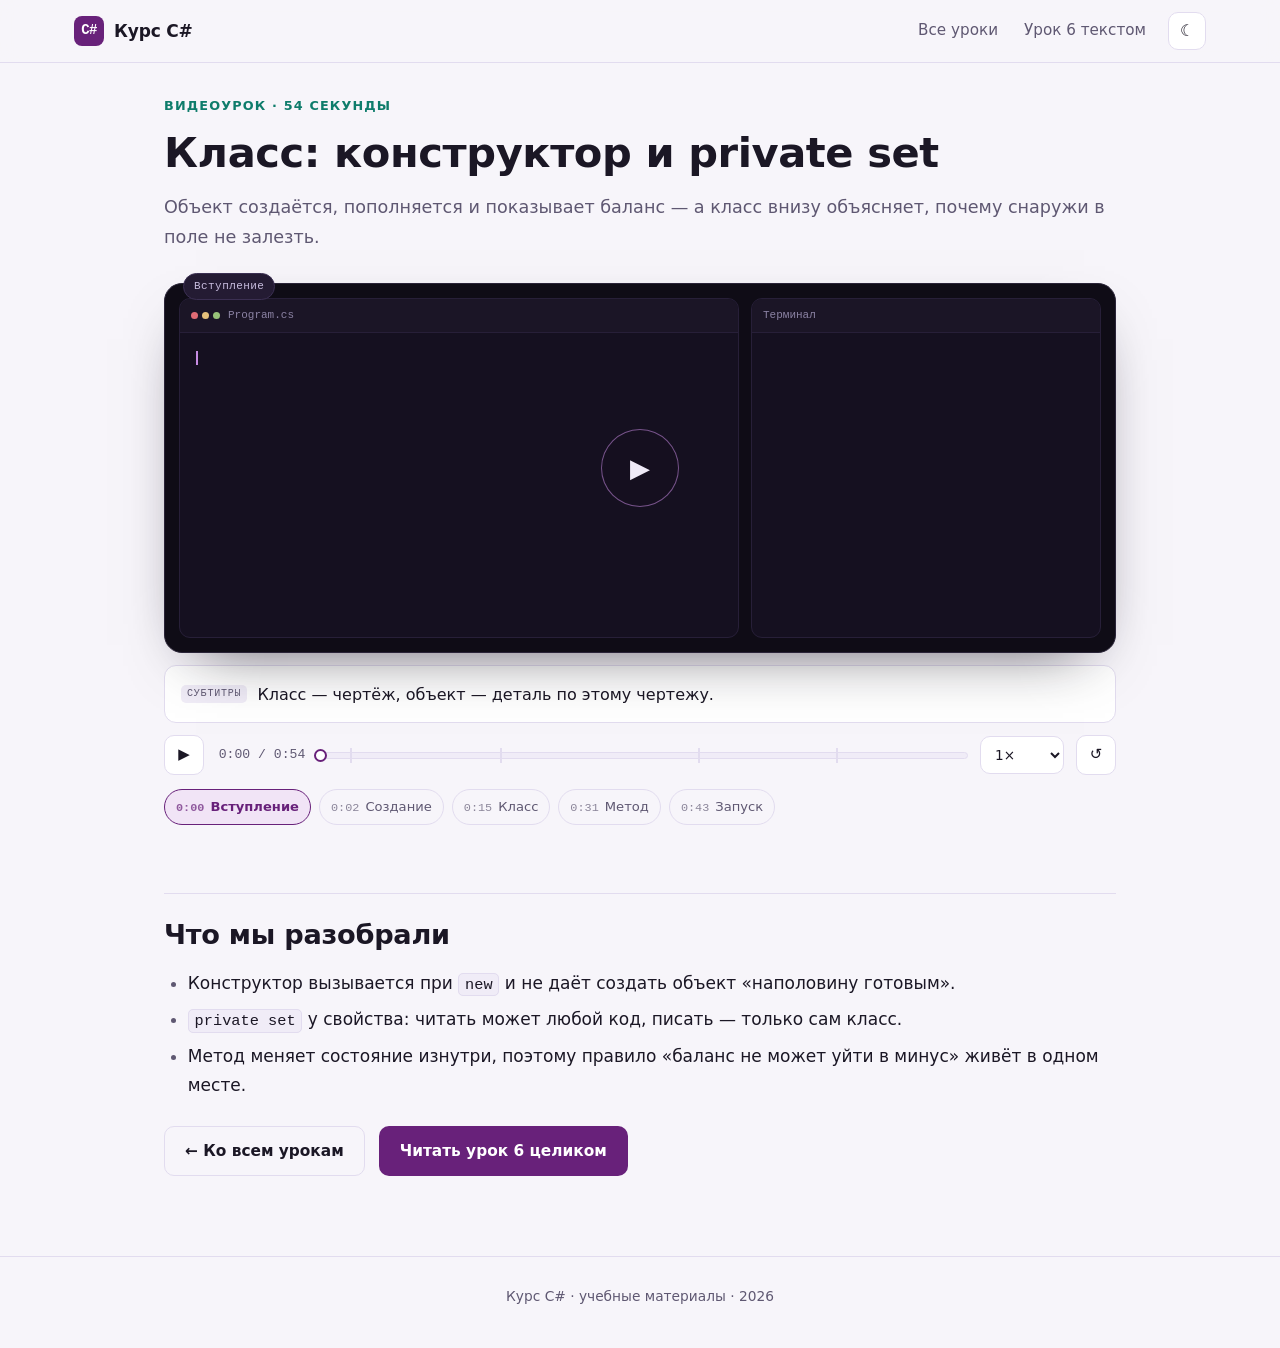
<file: video-06.html>
<!DOCTYPE html>
<html lang="ru" data-theme="light">
<head>
  <meta charset="utf-8">
  <meta name="viewport" content="width=device-width, initial-scale=1">
  <title>Видеоурок. Классы и ООП — Курс C#</title>
  <meta name="description" content="Интерактивный видеоразбор класса: конструктор, свойство с private set, метод и инкапсуляция.">
  <link rel="stylesheet" href="assets/css/style.css">
  <link rel="stylesheet" href="assets/css/player.css">
  <script>
    try {
      var t = localStorage.getItem("cs-course-theme");
      if (!t) t = window.matchMedia("(prefers-color-scheme: dark)").matches ? "dark" : "light";
      document.documentElement.setAttribute("data-theme", t);
    } catch (e) {}
  </script>
</head>
<body>

  <header class="topbar">
    <div class="topbar__inner">
      <a class="brand" href="index.html"><span class="brand__mark">C#</span> Курс C#</a>
      <span class="topbar__spacer"></span>
      <a class="topbar__link" href="index.html">Все уроки</a>
      <a class="topbar__link" href="lesson-06.html">Урок 6 текстом</a>
      <button class="icon-btn" type="button" data-theme-toggle aria-label="Переключить тему" title="Тема">☾</button>
    </div>
  </header>

  <main class="video-page">
    <p class="eyebrow">Видеоурок · 54 секунды</p>
    <h1>Класс: конструктор и private set</h1>
    <p class="lead">Объект создаётся, пополняется и показывает баланс — а класс внизу объясняет, почему снаружи в поле не залезть.</p>

    <section class="player" data-script="v6" aria-label="Интерактивный видеоурок">
      <div class="stage">
        <span class="stage__badge" id="badge">Вступление</span>

        <div class="pane">
          <div class="pane__bar">
            <span class="pane__dots"><i></i><i></i><i></i></span>
            <span>Program.cs</span>
          </div>
          <pre class="pane__body" id="code-body"></pre>
        </div>

        <div class="pane">
          <div class="pane__bar"><span>Терминал</span></div>
          <pre class="pane__body pane__body--out" id="out-body"></pre>
        </div>

        <button class="stage__play" id="big-play" type="button" aria-label="Начать урок">▶</button>

        <div class="checkpoint" id="checkpoint" hidden>
          <div class="checkpoint__card">
            <p class="checkpoint__label">Проверка</p>
            <p class="checkpoint__q" id="cp-q"></p>
            <div class="checkpoint__opts" id="cp-opts"></div>
            <p class="checkpoint__res" id="cp-res"></p>
          </div>
        </div>
      </div>

      <div class="cc">
        <span class="cc__tag">СУБТИТРЫ</span>
        <span class="cc__text" id="cc-text"></span>
      </div>

      <div class="ctl">
        <button class="ctl__btn" id="btn-play" type="button" aria-label="Играть">▶</button>
        <span class="ctl__time"><span id="t-cur">0:00</span> / <span id="t-dur">0:54</span></span>

        <div class="track" id="track" role="slider" tabindex="0" aria-label="Позиция урока" aria-valuemin="0" aria-valuemax="54" aria-valuenow="0">
          <div class="track__rail"><div class="track__fill" id="fill"></div></div>
          <span class="track__knob" id="knob"></span>
          <div class="track__marks" id="marks"></div>
        </div>

        <select class="ctl__speed" id="speed" aria-label="Скорость воспроизведения">
          <option value="0.75">0.75×</option>
          <option value="1" selected>1×</option>
          <option value="1.5">1.5×</option>
          <option value="2">2×</option>
        </select>

        <button class="ctl__btn" id="btn-restart" type="button" aria-label="Начать сначала">↺</button>
      </div>

      <ol class="chapters" id="chapters"></ol>
    </section>

    <h2>Что мы разобрали</h2>
    <ul>
      <li>Конструктор вызывается при <code>new</code> и не даёт создать объект «наполовину готовым».</li>
      <li><code>private set</code> у свойства: читать может любой код, писать — только сам класс.</li>
      <li>Метод меняет состояние изнутри, поэтому правило «баланс не может уйти в минус» живёт в одном месте.</li>
    </ul>

    <div class="done-row">
      <a class="btn btn--ghost" href="index.html">← Ко всем урокам</a>
      <a class="btn btn--primary" href="lesson-06.html">Читать урок 6 целиком</a>
    </div>
  </main>

  <footer class="footer">Курс C# · учебные материалы · 2026</footer>

  <script src="assets/js/app.js"></script>
  <script src="assets/js/scripts.js"></script>
  <script src="assets/js/player.js"></script>
</body>
</html>
</file>
<file: assets/css/style.css>
/* ===========================================================
   Курс C# — общие стили
   Светлая и тёмная темы переключаются через [data-theme] на <html>
   =========================================================== */

/* ---------- 1. Токены ---------- */
:root {
  --bg: #F7F5FA;
  --surface: #FFFFFF;
  --surface-2: #F0ECF7;
  --text: #1B1725;
  --muted: #5F5872;
  --line: #E2DCEF;
  --primary: #68217A;
  --primary-soft: #F1E4F6;
  --accent: #0E7C6B;
  --accent-soft: #DFF3EE;
  --warn: #A9501A;
  --warn-soft: #FBEBE0;
  --ok: #1E7A46;
  --ok-soft: #E3F4EA;
  --danger: #B02A2A;
  --danger-soft: #FBE6E6;
  --shadow: 0 1px 2px rgba(27, 23, 37, .06), 0 12px 32px -16px rgba(27, 23, 37, .18);

  --code-bg: #191524;
  --code-bar: #221C31;
  --code-text: #E9E3F4;
  --code-line: #322A46;
  --code-kw: #D18BE8;
  --code-str: #9ED97F;
  --code-num: #F2A96B;
  --code-com: #7C7396;
  --code-type: #7FD3C8;

  --font-sans: "Segoe UI", system-ui, -apple-system, "Helvetica Neue", Arial, sans-serif;
  --font-mono: "Cascadia Code", "Cascadia Mono", Consolas, "SF Mono", Menlo, monospace;

  --radius: 14px;
  --radius-sm: 9px;
  --maxw: 1180px;
}

[data-theme="dark"] {
  --bg: #14111B;
  --surface: #1C1826;
  --surface-2: #241E31;
  --text: #EFEAF7;
  --muted: #A99FC0;
  --line: #322B42;
  --primary: #C68BE2;
  --primary-soft: #2E2138;
  --accent: #56D3B4;
  --accent-soft: #17332D;
  --warn: #E8A473;
  --warn-soft: #33241A;
  --ok: #63CF98;
  --ok-soft: #16301F;
  --danger: #EF8585;
  --danger-soft: #351D1D;
  --shadow: 0 1px 2px rgba(0, 0, 0, .4), 0 16px 40px -20px rgba(0, 0, 0, .6);

  --code-bg: #100D17;
  --code-bar: #191322;
  --code-line: #2C2439;
}

/* ---------- 2. База ---------- */
*,
*::before,
*::after { box-sizing: border-box; }

html {
  scroll-behavior: smooth;
  scroll-padding-top: 88px;
  -webkit-text-size-adjust: 100%;
}

body {
  margin: 0;
  background: var(--bg);
  color: var(--text);
  font-family: var(--font-sans);
  font-size: 17px;
  line-height: 1.7;
  -webkit-font-smoothing: antialiased;
}

img { max-width: 100%; height: auto; display: block; }

a {
  color: var(--primary);
  text-decoration-thickness: 1px;
  text-underline-offset: 3px;
}
a:hover { text-decoration-thickness: 2px; }

:focus-visible {
  outline: 2px solid var(--primary);
  outline-offset: 3px;
  border-radius: 4px;
}

h1, h2, h3, h4 {
  line-height: 1.25;
  letter-spacing: -.01em;
  margin: 0 0 .6em;
  font-weight: 650;
}

h1 { font-size: clamp(1.85rem, 3.4vw, 2.6rem); }
h2 {
  font-size: clamp(1.35rem, 2.2vw, 1.7rem);
  margin-top: 2.2em;
  padding-top: .9em;
  border-top: 1px solid var(--line);
}
h3 { font-size: 1.15rem; margin-top: 1.8em; }

p { margin: 0 0 1.1em; }
ul, ol { margin: 0 0 1.2em; padding-left: 1.4em; }
li { margin-bottom: .45em; }
li::marker { color: var(--muted); }

strong { font-weight: 650; }
code {
  font-family: var(--font-mono);
  font-size: .9em;
  background: var(--surface-2);
  border: 1px solid var(--line);
  border-radius: 5px;
  padding: .12em .38em;
  white-space: nowrap;
}

hr {
  border: 0;
  border-top: 1px solid var(--line);
  margin: 2.4em 0;
}

/* ---------- 3. Верхняя панель ---------- */
.topbar {
  position: sticky;
  top: 0;
  z-index: 40;
  background: var(--bg);
  background: color-mix(in srgb, var(--bg) 86%, transparent);
  backdrop-filter: blur(12px);
  border-bottom: 1px solid var(--line);
}

.topbar__inner {
  max-width: var(--maxw);
  margin: 0 auto;
  padding: 0 24px;
  height: 62px;
  display: flex;
  align-items: center;
  gap: 18px;
}

.brand {
  display: inline-flex;
  align-items: center;
  gap: 10px;
  color: var(--text);
  text-decoration: none;
  font-weight: 650;
  letter-spacing: -.01em;
}

.brand__mark {
  width: 30px;
  height: 30px;
  border-radius: 8px;
  background: var(--primary);
  color: #fff;
  display: grid;
  place-items: center;
  font-family: var(--font-mono);
  font-size: 14px;
  font-weight: 700;
  letter-spacing: -.04em;
}
[data-theme="dark"] .brand__mark { color: #1B1725; }

.topbar__spacer { flex: 1; }

.topbar__link {
  color: var(--muted);
  text-decoration: none;
  font-size: .95rem;
  padding: 6px 4px;
}
.topbar__link:hover { color: var(--text); }

.icon-btn {
  width: 38px;
  height: 38px;
  display: grid;
  place-items: center;
  border: 1px solid var(--line);
  background: var(--surface);
  color: var(--text);
  border-radius: 10px;
  cursor: pointer;
  font-size: 16px;
  line-height: 1;
  transition: border-color .15s, transform .15s;
}
.icon-btn:hover { border-color: var(--primary); transform: translateY(-1px); }

/* ---------- 4. Полоса прогресса чтения ---------- */
.readbar {
  position: fixed;
  top: 0;
  left: 0;
  height: 3px;
  width: 0%;
  background: linear-gradient(90deg, var(--primary), var(--accent));
  z-index: 50;
  transition: width .1s linear;
}

/* ---------- 5. Главная ---------- */
.hero {
  max-width: var(--maxw);
  margin: 0 auto;
  padding: 56px 24px 8px;
  display: grid;
  grid-template-columns: 1.05fr .95fr;
  gap: 48px;
  align-items: center;
}

.hero__eyebrow {
  display: inline-block;
  font-size: .8rem;
  letter-spacing: .08em;
  text-transform: uppercase;
  color: var(--accent);
  font-weight: 700;
  margin-bottom: 14px;
}

.hero h1 { margin-bottom: .45em; }
.hero__lead { font-size: 1.12rem; color: var(--muted); max-width: 46ch; }

.hero__img {
  border-radius: 18px;
  border: 1px solid var(--line);
  background: var(--surface);
  box-shadow: var(--shadow);
  overflow: hidden;
}

.hero__actions {
  display: flex;
  flex-wrap: wrap;
  gap: 12px;
  margin-top: 26px;
}

.btn {
  display: inline-flex;
  align-items: center;
  gap: 8px;
  padding: 11px 20px;
  border-radius: 10px;
  border: 1px solid transparent;
  font: inherit;
  font-weight: 600;
  font-size: .96rem;
  text-decoration: none;
  cursor: pointer;
  transition: transform .15s, background .15s, border-color .15s;
}
.btn:hover { transform: translateY(-1px); }

.btn--primary { background: var(--primary); color: #fff; }
[data-theme="dark"] .btn--primary { color: #17121F; }

.btn--ghost {
  background: transparent;
  color: var(--text);
  border-color: var(--line);
}
.btn--ghost:hover { border-color: var(--primary); }

/* ---------- 6. Карточки уроков ---------- */
.section {
  max-width: var(--maxw);
  margin: 0 auto;
  padding: 64px 24px;
}

.section__head {
  display: flex;
  align-items: baseline;
  justify-content: space-between;
  gap: 20px;
  flex-wrap: wrap;
  margin-bottom: 26px;
}

.section__head h2 {
  margin: 0;
  padding: 0;
  border: 0;
  font-size: clamp(1.5rem, 2.4vw, 1.9rem);
}

.progress-box {
  display: flex;
  align-items: center;
  gap: 12px;
  font-size: .9rem;
  color: var(--muted);
}

.progress-track {
  width: 140px;
  height: 7px;
  border-radius: 99px;
  background: var(--surface-2);
  border: 1px solid var(--line);
  overflow: hidden;
}
.progress-fill {
  height: 100%;
  width: 0%;
  background: linear-gradient(90deg, var(--primary), var(--accent));
  transition: width .3s ease;
}

.cards {
  display: grid;
  grid-template-columns: repeat(auto-fill, minmax(290px, 1fr));
  gap: 18px;
}

.card {
  position: relative;
  display: flex;
  flex-direction: column;
  background: var(--surface);
  border: 1px solid var(--line);
  border-radius: var(--radius);
  padding: 22px 22px 18px;
  text-decoration: none;
  color: inherit;
  transition: transform .16s, border-color .16s, box-shadow .16s;
}
.card:hover {
  transform: translateY(-3px);
  border-color: var(--primary);
  box-shadow: var(--shadow);
}

.card__top {
  display: flex;
  align-items: center;
  justify-content: space-between;
  gap: 12px;
  margin-bottom: 12px;
}

.card__num {
  font-family: var(--font-mono);
  font-size: .8rem;
  color: var(--muted);
  letter-spacing: .06em;
}

.card h3 {
  margin: 0 0 8px;
  font-size: 1.1rem;
}

.card p {
  margin: 0 0 16px;
  color: var(--muted);
  font-size: .95rem;
}

.card__meta {
  margin-top: auto;
  display: flex;
  align-items: center;
  gap: 10px;
  font-size: .82rem;
  color: var(--muted);
}

.card.is-done { border-color: var(--ok); }
.card.is-done::after {
  content: "✓ пройден";
  position: absolute;
  top: 16px;
  right: 18px;
  font-size: .74rem;
  font-weight: 700;
  color: var(--ok);
  letter-spacing: .02em;
}
.card.is-done .card__num { visibility: hidden; }

.chip {
  display: inline-block;
  padding: 3px 9px;
  border-radius: 99px;
  font-size: .74rem;
  font-weight: 650;
  background: var(--primary-soft);
  color: var(--primary);
  letter-spacing: .01em;
}
.chip--accent { background: var(--accent-soft); color: var(--accent); }

/* ---------- 6.5 Компактные карточки видео ---------- */
.video-grid {
  display: grid;
  grid-template-columns: repeat(auto-fill, minmax(230px, 1fr));
  gap: 12px;
  margin-top: 12px;
}

.vcard {
  display: flex;
  align-items: center;
  gap: 12px;
  padding: 13px 15px;
  border: 1px solid var(--line);
  border-radius: 12px;
  background: var(--surface);
  text-decoration: none;
  color: inherit;
  transition: border-color .16s, transform .16s, box-shadow .16s;
}
.vcard:hover {
  border-color: var(--primary);
  transform: translateY(-2px);
  box-shadow: var(--shadow);
}

.vcard__play {
  flex: 0 0 auto;
  width: 34px;
  height: 34px;
  border-radius: 50%;
  display: grid;
  place-items: center;
  padding-left: 3px;
  background: var(--primary-soft);
  color: var(--primary);
  font-size: 11px;
}

.vcard__text { display: flex; flex-direction: column; gap: 2px; min-width: 0; }
.vcard__num {
  font-family: var(--font-mono);
  font-size: .72rem;
  color: var(--muted);
  letter-spacing: .04em;
}
.vcard__title { font-size: .9rem; font-weight: 600; line-height: 1.3; }

/* ---------- 7. Раскладка урока ---------- */
.lesson-layout {
  max-width: var(--maxw);
  margin: 0 auto;
  padding: 34px 24px 100px;
  display: grid;
  grid-template-columns: 262px minmax(0, 1fr);
  gap: 52px;
  align-items: start;
}

.sidebar {
  position: sticky;
  top: 84px;
  font-size: .92rem;
}

.sidebar__title {
  font-size: .74rem;
  letter-spacing: .1em;
  text-transform: uppercase;
  color: var(--muted);
  font-weight: 700;
  margin: 0 0 12px;
}

.sidebar ol {
  list-style: none;
  margin: 0;
  padding: 0;
  border-left: 2px solid var(--line);
}

.sidebar li { margin: 0; }

.sidebar a {
  display: flex;
  gap: 10px;
  padding: 7px 0 7px 14px;
  margin-left: -2px;
  border-left: 2px solid transparent;
  color: var(--muted);
  text-decoration: none;
  line-height: 1.4;
}
.sidebar a:hover { color: var(--text); border-left-color: var(--line); }

.sidebar a.is-active {
  color: var(--text);
  font-weight: 650;
  border-left-color: var(--primary);
}

.sidebar a .n {
  font-family: var(--font-mono);
  font-size: .78rem;
  color: var(--muted);
  padding-top: 2px;
}

.sidebar a.is-done .n::after { content: " ✓"; color: var(--ok); font-weight: 700; }

.sidebar__back {
  display: inline-block;
  margin-top: 20px;
  font-size: .88rem;
  color: var(--muted);
}

.lesson { max-width: 74ch; }

.eyebrow {
  font-size: .8rem;
  letter-spacing: .09em;
  text-transform: uppercase;
  color: var(--accent);
  font-weight: 700;
  margin-bottom: 10px;
}

.lead {
  font-size: 1.1rem;
  color: var(--muted);
  margin-bottom: 1.6em;
}

/* ---------- 8. Блоки контента ---------- */
.figure {
  margin: 26px 0 30px;
  padding: 0;
}

.figure img {
  width: 100%;
  border: 1px solid var(--line);
  border-radius: var(--radius);
  background: var(--surface);
}

.figure figcaption {
  margin-top: 10px;
  font-size: .87rem;
  color: var(--muted);
}

/* Код */
.code {
  margin: 22px 0 26px;
  border-radius: var(--radius);
  overflow: hidden;
  background: var(--code-bg);
  border: 1px solid var(--code-line);
}

.code__bar {
  display: flex;
  align-items: center;
  justify-content: space-between;
  gap: 12px;
  padding: 8px 14px;
  background: var(--code-bar);
  border-bottom: 1px solid var(--code-line);
  font-family: var(--font-mono);
  font-size: .78rem;
  color: var(--code-com);
}

.code__copy {
  background: transparent;
  border: 1px solid var(--code-line);
  color: var(--code-com);
  font: inherit;
  font-size: .76rem;
  padding: 3px 10px;
  border-radius: 6px;
  cursor: pointer;
  transition: color .15s, border-color .15s;
}
.code__copy:hover { color: var(--code-text); border-color: var(--code-com); }
.code__copy.is-copied { color: var(--code-str); border-color: var(--code-str); }

.code pre {
  margin: 0;
  padding: 16px 18px;
  overflow-x: auto;
  background: transparent;
  border: 0;
  line-height: 1.62;
  tab-size: 4;
}

.code code {
  font-size: .88rem;
  color: var(--code-text);
  background: none;
  border: 0;
  padding: 0;
  white-space: pre;
}

.tok-kw { color: var(--code-kw); }
.tok-str { color: var(--code-str); }
.tok-num { color: var(--code-num); }
.tok-com { color: var(--code-com); font-style: italic; }
.tok-type { color: var(--code-type); }

/* Callout */
.callout {
  margin: 24px 0;
  padding: 16px 18px 16px 20px;
  border-radius: var(--radius-sm);
  border-left: 3px solid var(--primary);
  background: var(--primary-soft);
  font-size: .96rem;
}
.callout > :last-child { margin-bottom: 0; }
.callout strong:first-child { display: block; margin-bottom: 4px; }

.callout--tip { border-left-color: var(--accent); background: var(--accent-soft); }
.callout--warn { border-left-color: var(--warn); background: var(--warn-soft); }
.callout--danger { border-left-color: var(--danger); background: var(--danger-soft); }

/* Таблицы */
table {
  width: 100%;
  border-collapse: collapse;
  margin: 22px 0 26px;
  font-size: .93rem;
}
th, td {
  text-align: left;
  padding: 10px 12px;
  border-bottom: 1px solid var(--line);
  vertical-align: top;
}
thead th {
  font-size: .78rem;
  letter-spacing: .05em;
  text-transform: uppercase;
  color: var(--muted);
  border-bottom: 1px solid var(--line);
}
tbody tr:hover { background: var(--surface-2); }
td code { white-space: nowrap; }

/* Задание + решение */
.task {
  margin: 22px 0;
  padding: 18px 20px;
  border: 1px dashed var(--line);
  border-radius: var(--radius-sm);
  background: var(--surface);
}
.task__label {
  font-size: .74rem;
  letter-spacing: .09em;
  text-transform: uppercase;
  color: var(--accent);
  font-weight: 700;
  margin-bottom: 8px;
}
.task > :last-child { margin-bottom: 0; }

details.solution {
  margin: 16px 0 4px;
  border: 1px solid var(--line);
  border-radius: var(--radius-sm);
  background: var(--surface);
  overflow: hidden;
}
details.solution summary {
  cursor: pointer;
  padding: 11px 16px;
  font-size: .9rem;
  font-weight: 600;
  color: var(--muted);
  list-style: none;
  display: flex;
  align-items: center;
  gap: 8px;
}
details.solution summary::-webkit-details-marker { display: none; }
details.solution summary::before {
  content: "▸";
  color: var(--primary);
  transition: transform .15s;
}
details.solution[open] summary::before { transform: rotate(90deg); }
details.solution summary:hover { color: var(--text); }
details.solution .solution__body { padding: 0 16px 6px; }
details.solution .code { margin-top: 4px; }

/* ---------- 9. Квиз ---------- */
.quiz {
  margin: 30px 0;
  padding: 22px;
  border: 1px solid var(--line);
  border-radius: var(--radius);
  background: var(--surface);
}
.quiz__label {
  font-size: .74rem;
  letter-spacing: .09em;
  text-transform: uppercase;
  color: var(--primary);
  font-weight: 700;
  margin-bottom: 8px;
}
.quiz__q { font-weight: 650; margin-bottom: 14px; }

.quiz__opts {
  display: grid;
  gap: 8px;
  margin: 0;
  padding: 0;
  list-style: none;
}

.quiz__opt {
  width: 100%;
  text-align: left;
  font: inherit;
  font-size: .95rem;
  padding: 11px 14px;
  border-radius: var(--radius-sm);
  border: 1px solid var(--line);
  background: var(--bg);
  color: var(--text);
  cursor: pointer;
  transition: border-color .14s, background .14s;
}
.quiz__opt:hover:not(:disabled) { border-color: var(--primary); }

.quiz__opt.is-correct {
  border-color: var(--ok);
  background: var(--ok-soft);
  font-weight: 600;
}
.quiz__opt.is-wrong {
  border-color: var(--danger);
  background: var(--danger-soft);
}
.quiz__opt:disabled { cursor: default; opacity: .9; }

.quiz__result {
  margin-top: 14px;
  font-size: .93rem;
  color: var(--muted);
  min-height: 1px;
}
.quiz__result.is-correct { color: var(--ok); font-weight: 600; }
.quiz__result.is-wrong { color: var(--danger); font-weight: 600; }

/* ---------- 10. Навигация и «пройдено» ---------- */
.lesson-nav {
  display: flex;
  justify-content: space-between;
  gap: 14px;
  margin-top: 44px;
  padding-top: 22px;
  border-top: 1px solid var(--line);
}

.lesson-nav a {
  display: flex;
  flex-direction: column;
  gap: 2px;
  max-width: 45%;
  padding: 10px 0;
  text-decoration: none;
  color: var(--text);
}
.lesson-nav a span {
  font-size: .76rem;
  text-transform: uppercase;
  letter-spacing: .08em;
  color: var(--muted);
}
.lesson-nav a:hover span { color: var(--primary); }
.lesson-nav .next { margin-left: auto; text-align: right; }

.done-row {
  margin-top: 26px;
  display: flex;
  align-items: center;
  gap: 14px;
  flex-wrap: wrap;
}

.btn-done {
  font: inherit;
  font-size: .93rem;
  font-weight: 600;
  padding: 10px 18px;
  border-radius: 10px;
  border: 1px solid var(--line);
  background: var(--surface);
  color: var(--text);
  cursor: pointer;
  transition: border-color .15s, background .15s, color .15s;
}
.btn-done:hover { border-color: var(--primary); }
.btn-done.is-done {
  border-color: var(--ok);
  background: var(--ok-soft);
  color: var(--ok);
}

.done-hint { font-size: .85rem; color: var(--muted); }

/* ---------- 11. Подвал ---------- */
.footer {
  border-top: 1px solid var(--line);
  padding: 28px 24px 40px;
  text-align: center;
  font-size: .86rem;
  color: var(--muted);
}

/* ---------- 12. Адаптив ---------- */
@media (max-width: 1000px) {
  .hero { grid-template-columns: 1fr; gap: 30px; padding-top: 40px; }
  .hero__img { order: -1; }
  .lesson-layout { grid-template-columns: 1fr; gap: 0; }
  .sidebar { display: none; }
}

@media (max-width: 620px) {
  body { font-size: 16px; }
  .topbar__inner { padding: 0 16px; gap: 10px; }
  .topbar__link { display: none; }
  .section, .lesson-layout, .hero { padding-left: 16px; padding-right: 16px; }
  .code pre { padding: 14px; }
  .code code { font-size: .82rem; }
  .quiz { padding: 16px; }
  .lesson-nav a { max-width: 48%; }
}

/* ---------- 13. Печать ---------- */
@media print {
  .topbar, .sidebar, .readbar, .lesson-nav, .done-row, .code__copy, .quiz__opts { display: none; }
  .lesson-layout { grid-template-columns: 1fr; padding: 0; }
  .code { border: 1px solid #ccc; }
  body { font-size: 11pt; }
}

@media (prefers-reduced-motion: reduce) {
  html { scroll-behavior: auto; }
  * { transition: none !important; animation: none !important; }
}
</file>
<file: assets/css/player.css>
/* ===========================================================
   Интерактивный «видеоурок»: сцена, плеер, контролы
   =========================================================== */

.player {
  margin: 30px 0 0;
}

/* ---------- Сцена ---------- */
.stage {
  position: relative;
  display: grid;
  grid-template-columns: 1.6fr 1fr;
  gap: 12px;
  padding: 14px;
  background: #0F0C16;
  border: 1px solid #2A2438;
  border-radius: 18px;
  box-shadow: 0 24px 60px -32px rgba(15, 12, 22, .75);
}

.pane {
  display: flex;
  flex-direction: column;
  min-width: 0;
  min-height: 340px;
  background: #151020;
  border: 1px solid #271F38;
  border-radius: 11px;
  overflow: hidden;
}

.pane__bar {
  display: flex;
  align-items: center;
  gap: 8px;
  padding: 7px 11px;
  background: #1B1526;
  border-bottom: 1px solid #271F38;
  font-family: var(--font-mono);
  font-size: 11px;
  color: #8B82A3;
  flex: 0 0 auto;
}

.pane__dots { display: inline-flex; gap: 4px; }
.pane__dots i {
  width: 7px;
  height: 7px;
  border-radius: 50%;
  background: #3B3350;
  display: block;
}
.pane__dots i:first-child { background: #E06C75; }
.pane__dots i:nth-child(2) { background: #E5C07B; }
.pane__dots i:nth-child(3) { background: #98C379; }

.pane__body {
  flex: 1 1 auto;
  margin: 0;
  padding: 14px 16px;
  overflow: auto;
  font-family: var(--font-mono);
  font-size: 14px;
  line-height: 1.85;
  color: #E9E3F4;
  white-space: pre;
  tab-size: 4;
}

.pane__body--out { font-size: 13px; line-height: 1.9; white-space: pre-wrap; }

/* подсветка синтаксиса внутри сцены */
.s-type { color: #7FD3C8; }
.s-kw { color: #D18BE8; }
.s-str { color: #9ED97F; }
.s-num { color: #F2A96B; }
.s-com { color: #7C7396; font-style: italic; }

.code-line { display: block; min-height: 1.85em; }

.s-type, .s-kw, .s-str, .s-num, .code-line > span[data-hl] {
  border-radius: 4px;
  transition: background .18s, box-shadow .18s;
}

.hl {
  background: rgba(198, 139, 226, .22);
  box-shadow: 0 0 0 3px rgba(198, 139, 226, .22);
}

.caret {
  display: inline-block;
  width: 2px;
  height: 1.05em;
  vertical-align: -.18em;
  background: #C68BE2;
  animation: blink 1.05s steps(1) infinite;
}

@keyframes blink { 50% { opacity: 0; } }

.out-line { display: block; }
.out-line--dim { color: #8B82A3; }
.out-line--ok { color: #8FD9A8; }

/* бейдж с названием главы */
.stage__badge {
  position: absolute;
  top: -11px;
  left: 18px;
  padding: 3px 10px;
  border-radius: 99px;
  background: #241B33;
  border: 1px solid #3B2F52;
  color: #C9BEE0;
  font-size: 11px;
  letter-spacing: .04em;
  font-family: var(--font-mono);
  z-index: 2;
}

.stage__play {
  position: absolute;
  inset: 0;
  margin: auto;
  width: 78px;
  height: 78px;
  border-radius: 50%;
  border: 1px solid rgba(198, 139, 226, .55);
  background: rgba(23, 17, 32, .82);
  color: #EFEAF7;
  font-size: 26px;
  line-height: 1;
  padding-left: 5px;
  cursor: pointer;
  display: grid;
  place-items: center;
  z-index: 3;
  backdrop-filter: blur(4px);
  transition: transform .15s, background .15s;
}
.stage__play:hover { transform: scale(1.06); background: rgba(40, 30, 56, .95); }
.stage__play[hidden] { display: none; }

/* ---------- Субтитры ---------- */
.cc {
  display: flex;
  align-items: center;
  gap: 10px;
  min-height: 58px;
  margin-top: 12px;
  padding: 10px 16px;
  border: 1px solid var(--line);
  border-radius: 12px;
  background: var(--surface);
  font-size: 1rem;
  line-height: 1.45;
}
.cc__tag {
  flex: 0 0 auto;
  font-family: var(--font-mono);
  font-size: 10px;
  letter-spacing: .08em;
  padding: 2px 6px;
  border-radius: 5px;
  background: var(--surface-2);
  color: var(--muted);
}
.cc__text { color: var(--text); }
.cc__text:empty::before { content: "…"; color: var(--muted); }

/* ---------- Контролы ---------- */
.ctl {
  display: flex;
  align-items: center;
  gap: 12px;
  margin-top: 12px;
}

.ctl__btn {
  flex: 0 0 auto;
  width: 40px;
  height: 40px;
  display: grid;
  place-items: center;
  border: 1px solid var(--line);
  border-radius: 10px;
  background: var(--surface);
  color: var(--text);
  font: inherit;
  font-size: 15px;
  font-family: "Segoe UI Symbol", var(--font-sans);
  cursor: pointer;
  transition: border-color .15s, transform .15s;
}
.ctl__btn:hover { border-color: var(--primary); transform: translateY(-1px); }
.ctl__btn:disabled { opacity: .45; cursor: default; transform: none; }

.ctl__time {
  flex: 0 0 auto;
  font-family: var(--font-mono);
  font-size: .82rem;
  color: var(--muted);
  min-width: 92px;
  text-align: center;
}

.ctl__speed {
  flex: 0 0 auto;
  font: inherit;
  font-size: .85rem;
  padding: 9px 10px;
  border-radius: 10px;
  border: 1px solid var(--line);
  background: var(--surface);
  color: var(--text);
  cursor: pointer;
}

.track {
  position: relative;
  flex: 1 1 auto;
  height: 30px;
  display: flex;
  align-items: center;
  cursor: pointer;
  outline-offset: 6px;
}

.track__rail {
  position: relative;
  width: 100%;
  height: 7px;
  border-radius: 99px;
  background: var(--surface-2);
  border: 1px solid var(--line);
  overflow: hidden;
}

.track__fill {
  height: 100%;
  width: 0%;
  background: linear-gradient(90deg, var(--primary), var(--accent));
}

.track__knob {
  position: absolute;
  top: 50%;
  left: 0%;
  width: 13px;
  height: 13px;
  margin-left: -6.5px;
  margin-top: -6.5px;
  border-radius: 50%;
  background: var(--surface);
  border: 2px solid var(--primary);
  pointer-events: none;
}

.track__marks {
  position: absolute;
  inset: 0;
  pointer-events: none;
}
.track__mark {
  position: absolute;
  top: 50%;
  width: 2px;
  height: 15px;
  margin-top: -7.5px;
  background: var(--line);
}

/* ---------- Главы ---------- */
.chapters {
  display: flex;
  flex-wrap: wrap;
  gap: 8px;
  list-style: none;
  margin: 14px 0 0;
  padding: 0;
}

.chapters button {
  font: inherit;
  font-size: .82rem;
  padding: 6px 11px;
  border-radius: 99px;
  border: 1px solid var(--line);
  background: transparent;
  color: var(--muted);
  cursor: pointer;
  transition: color .15s, border-color .15s, background .15s;
}
.chapters button:hover { color: var(--text); border-color: var(--primary); }
.chapters button.is-active {
  color: var(--primary);
  border-color: var(--primary);
  background: var(--primary-soft);
  font-weight: 600;
}
.chapters button .t {
  font-family: var(--font-mono);
  font-size: .74rem;
  opacity: .7;
  margin-right: 6px;
}

/* ---------- Проверка посередине ---------- */
.checkpoint {
  position: absolute;
  inset: 0;
  display: grid;
  place-items: center;
  padding: 18px;
  background: rgba(10, 8, 14, .78);
  backdrop-filter: blur(3px);
  border-radius: 18px;
  z-index: 4;
}
.checkpoint[hidden] { display: none; }

.checkpoint__card {
  width: min(100%, 460px);
  background: var(--surface);
  border: 1px solid var(--line);
  border-radius: 14px;
  padding: 20px 22px;
  box-shadow: var(--shadow);
}

.checkpoint__label {
  margin: 0 0 6px;
  font-size: .72rem;
  letter-spacing: .1em;
  text-transform: uppercase;
  color: var(--accent);
  font-weight: 700;
}

.checkpoint__q {
  margin: 0 0 14px;
  font-weight: 650;
  font-size: 1.02rem;
}

.checkpoint__opts { display: grid; gap: 8px; }

.checkpoint__opt {
  font: inherit;
  font-size: .93rem;
  text-align: left;
  padding: 10px 13px;
  border-radius: 9px;
  border: 1px solid var(--line);
  background: var(--bg);
  color: var(--text);
  cursor: pointer;
  transition: border-color .14s, background .14s;
}
.checkpoint__opt:hover:not(:disabled) { border-color: var(--primary); }
.checkpoint__opt.ok { border-color: var(--ok); background: var(--ok-soft); font-weight: 600; }
.checkpoint__opt.bad { border-color: var(--danger); background: var(--danger-soft); }
.checkpoint__opt:disabled { cursor: default; }

.checkpoint__res {
  margin: 12px 0 0;
  font-size: .9rem;
  color: var(--muted);
  min-height: 1.2em;
}
.checkpoint__res.is-ok { color: var(--ok); font-weight: 600; }

/* ---------- Промо-карточка на главной ---------- */
.video-promo {
  display: flex;
  align-items: center;
  gap: 24px;
  padding: 22px 24px;
  border: 1px solid var(--line);
  border-radius: var(--radius);
  background: var(--surface);
  text-decoration: none;
  color: inherit;
  transition: border-color .16s, transform .16s, box-shadow .16s;
}
.video-promo:hover {
  border-color: var(--primary);
  transform: translateY(-2px);
  box-shadow: var(--shadow);
}
.video-promo h2 {
  margin: 8px 0 6px;
  padding: 0;
  border: 0;
  font-size: 1.25rem;
}
.video-promo p { margin: 0; color: var(--muted); font-size: .95rem; }
.video-promo__play {
  flex: 0 0 auto;
  width: 58px;
  height: 58px;
  border-radius: 50%;
  display: grid;
  place-items: center;
  padding-left: 4px;
  background: var(--primary);
  color: #fff;
  font-size: 19px;
}
[data-theme="dark"] .video-promo__play { color: #17121F; }

/* ---------- Страница видеоурока ---------- */
.video-page {
  max-width: 1000px;
  margin: 0 auto;
  padding: 32px 24px 80px;
}
.video-page h1 { margin-bottom: .35em; }
.video-page .lead { margin-bottom: 1.4em; }

/* ---------- Адаптив ---------- */
@media (max-width: 820px) {
  .stage { grid-template-columns: 1fr; }
  .pane { min-height: 200px; }
  .pane__body { font-size: 12.5px; line-height: 1.8; }
  .ctl { flex-wrap: wrap; }
  .track { order: 5; flex: 1 0 100%; }
  .ctl__time { min-width: auto; }
}

@media (max-width: 620px) {
  .video-page { padding: 22px 16px 60px; }
  .video-promo { flex-direction: column; align-items: flex-start; }
  .video-promo__play { width: 46px; height: 46px; }
  .cc { font-size: .93rem; min-height: 66px; }
}

@media (prefers-reduced-motion: reduce) {
  .caret { animation: none; }
}
</file>
